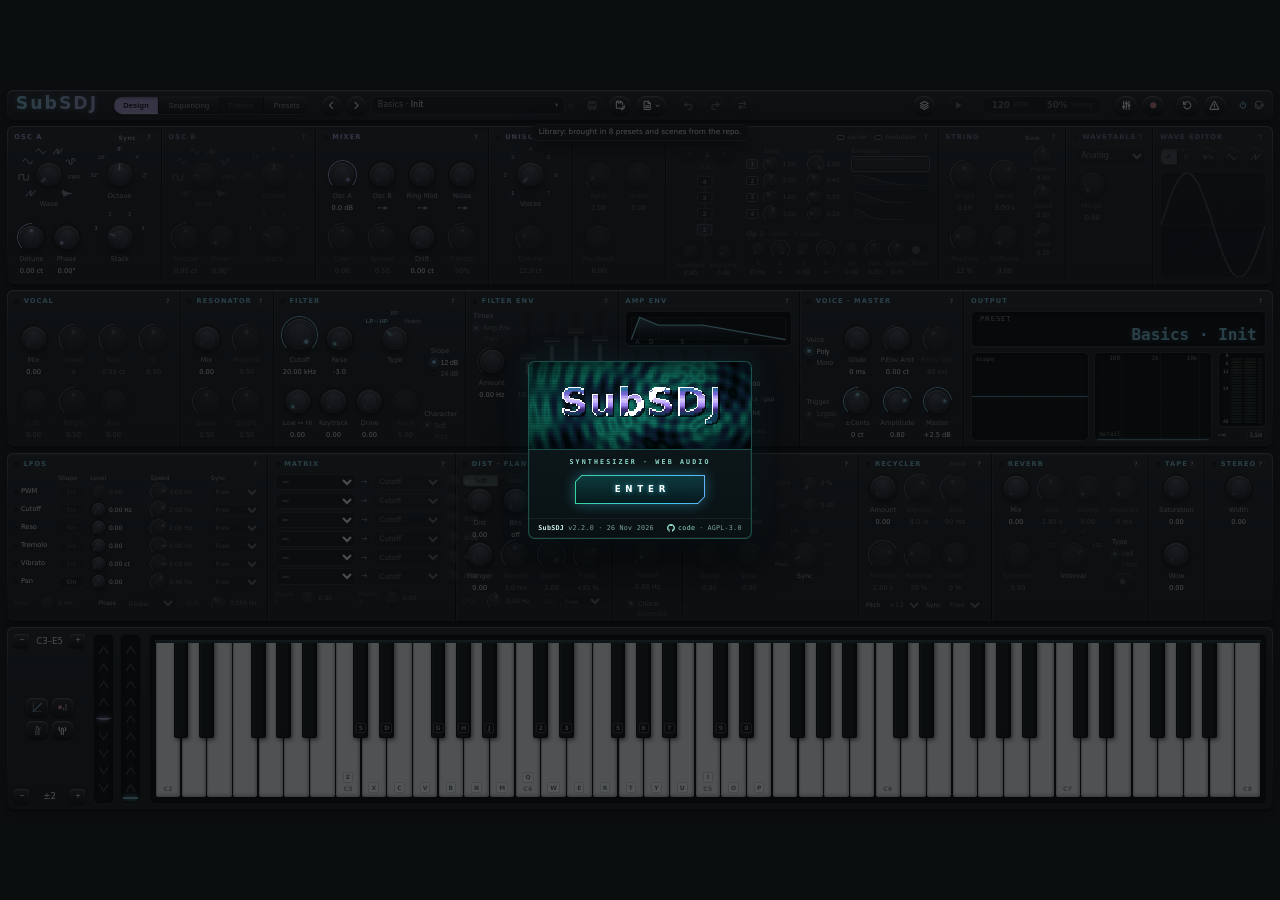
<file: index.html>
<!DOCTYPE html>
<html lang="en">
<head>
<meta charset="UTF-8">
<meta name="viewport" content="width=device-width, initial-scale=1.0">
<title>SubSDJ</title>
<!-- Card shown when the link is shared (Open Graph: Facebook, LinkedIn, WhatsApp…; twitter:card for X).
     The image goes with an ABSOLUTE URL (the networks don't resolve relative paths); the selftest's
     «social card» check makes sure the file exists and measures what width/height say. -->
<meta name="description" content="A synthesizer in your browser, built with the Web Audio API: subtractive, FM, wavetables, formants, resonators, effects, parts and generative music. Nothing to install.">
<meta property="og:type" content="website">
<meta property="og:site_name" content="SubSDJ">
<meta property="og:locale" content="en_US">
<meta property="og:url" content="https://sfalbacete.github.io/subsdj/">
<meta property="og:title" content="SubSDJ · a synthesizer in your browser">
<meta property="og:description" content="A synthesizer in your browser, built with the Web Audio API: subtractive, FM, wavetables, formants, resonators, effects, parts and generative music. Nothing to install.">
<meta property="og:image" content="https://sfalbacete.github.io/subsdj/docs/img/og.png">
<meta property="og:image:type" content="image/png">
<meta property="og:image:width" content="1200">
<meta property="og:image:height" content="630">
<meta property="og:image:alt" content="The SubSDJ panel: oscillators, filter, envelopes, LFOs, modulation matrix and effects above a keyboard">
<meta name="twitter:card" content="summary_large_image">
<!-- Icon and install: the tab draws icons/icon.svg; manifest.webmanifest makes the page installable as an
     app (Chrome/Edge: «Install SubSDJ» in the address bar → its own window, no tabs or bookmarks bar) and
     lists the PNGs tools/icons.mjs renders from that SVG. No service worker: it would only add offline use,
     and a second cache between an edit and what you hear. All paths relative: Pages serves under /subsdj/. -->
<link rel="icon" href="icons/icon.svg" type="image/svg+xml">
<link rel="apple-touch-icon" href="icons/icon-192.png">
<link rel="manifest" href="manifest.webmanifest">
<link rel="stylesheet" href="css/style.css">
</head>
<body>
<!-- WELCOME WINDOW (ui/splash.js): modal over the dimmed instrument; ENTER (or the Enter key)
     starts the audio. Static here so it is there from the first paint. -->
<div id="splash">
  <div class="sp-card" role="dialog" aria-modal="true" aria-label="SubSDJ">
    <canvas id="splashFx"></canvas>
    <div class="sp-body">
      <div class="sp-sub">synthesizer · web audio</div>
      <div class="sp-session" id="spSession" hidden><b>Unsaved work</b><span id="spSessWhat"></span><span class="sp-when" id="spSessWhen"></span></div>
      <div class="sp-btn"><button id="spEnter" type="button"><span>ENTER</span></button></div>
      <button class="sp-fresh" id="spFresh" type="button" hidden title="Leave the unsaved work behind and start on Init, the blank page">start from Init</button>
      <button class="sp-fresh" id="spInstall" data-install type="button" hidden title="Install SubSDJ as an app: a window of its own, without tabs or bookmarks bar, and a shortcut to open it. It stays the same page, always the latest version">install as an app</button>
    </div>
    <div class="sp-foot"><span><b>SubSDJ</b> <span id="spVer"></span> · <span id="spDate"></span></span><span class="sp-links"><a href="https://github.com/sfalbacete/subsdj" target="_blank" rel="noopener"><svg class="sp-gh" viewBox="0 0 16 16" aria-hidden="true"><path fill="currentColor" d="M8 0C3.58 0 0 3.58 0 8c0 3.54 2.29 6.53 5.47 7.59.4.07.55-.17.55-.38 0-.19-.01-.82-.01-1.49-2.01.37-2.53-.49-2.69-.94-.09-.23-.48-.94-.82-1.13-.28-.15-.68-.52-.01-.53.63-.01 1.08.58 1.23.82.72 1.21 1.87.87 2.33.66.07-.52.28-.87.51-1.07-1.78-.2-3.64-.89-3.64-3.95 0-.87.31-1.59.82-2.15-.08-.2-.36-1.02.08-2.12 0 0 .67-.21 2.2.82.64-.18 1.32-.27 2-.27.68 0 1.36.09 2 .27 1.53-1.04 2.2-.82 2.2-.82.44 1.1.16 1.92.08 2.12.51.56.82 1.27.82 2.15 0 3.07-1.87 3.75-3.65 3.95.29.25.54.73.54 1.48 0 1.07-.01 1.93-.01 2.2 0 .21.15.46.55.38A8.013 8.013 0 0016 8c0-4.42-3.58-8-8-8z"/></svg>code</a><span>·</span><span>AGPL-3.0</span></span></div>
  </div>
</div>
<!-- A QUESTION (ui/confirm.js): before a gesture that throws work away with no undo -->
<div id="confirm" hidden>
  <div class="cf-card" role="alertdialog" aria-modal="true" aria-labelledby="cfTitle" aria-describedby="cfText">
    <div class="cf-title" id="cfTitle"></div>
    <div class="cf-text" id="cfText"></div>
    <div class="cf-btns"></div>
  </div>
</div>
<!-- THE INSTRUMENT (ui/frame.js): a 1920 × 1000 px object that is scaled
     as a whole to fit the window; nothing reflows, every module ALWAYS has
     the same place (a window of another shape stretches the keyboard in height
     or the .grow sections in width, up to 2100 × 1100). Header + body (one screen per tab, each with
     its fixed panel) + keyboard.
     PANELS: bands (.band) of sections (.panel) separated by a screen-printed
     line; the bands follow the signal from left to right and from top
     to bottom. The explanations live in <div class="help"> (tooltip of the h2's «?»,
     ui/help.js): they are the manual, they never take up surface.
     CONTROLS: .knob (large .big / small inside .ks), rotary selector
     (.seg.rot, ui/rotary.js), switch with LED (.seg.tog), vertical fader
     (.slider.fader, ui/sliders.js). The first two are the <button>s of an
     ordinary .seg with another face: bindSeg and the registry don't change.
     SHARED: Output, Delay, Reverb and Tape are in Design and in
     Sequencing; they carry data-slot and ui/screens.js MOVES them into the slot
     (data-slot-host) of the screen being shown. -->
<div id="inst">
<!-- HEADER: groups with air between them (brand · screens · preset · clock · tools ·
     parts · reset/panic · status). The buttons are ICONS (inline SVG, currentColor,
     16 px: they take the theme's color) with a fast tooltip of their own (ui/tips.js
     moves their title to data-tip); aria-label names them. The clock (ui/clock.js)
     holds the two GLOBAL timing settings, BPM and swing. -->
<header>
  <div class="brand">
    <h1 id="aboutBtn" title="About SubSDJ: version, date, code and license">SubSDJ</h1>
  </div>
  <nav class="seg" id="screenTabs" title="Screens: each one is a fixed panel with the modules for its job">
    <button data-screen="design" title="Sound design: oscillators, filter, envelopes, modulation and effects">Design</button>
    <button data-screen="sequencing" title="Sequencing: arpeggiator, sequencers, parts, harmony, players and arrangement">Sequencing</button>
    <button data-screen="pattern" data-needs="parts" title="Pattern: the loop of your own notes that a part's player repeats — record it, fix it, write it" data-off-title="Pattern needs «Parts» on (the layers icon on the right): a pattern is the loop that a part's player repeats">Pattern</button>
    <button data-screen="presets" title="Presets: the whole bank at a glance">Presets</button>
  </nav>
  <div id="presetBar">
    <span class="hgrp" id="presetNav">
    <button class="btn hico" id="prevBtn" title="Previous preset" aria-label="Previous preset"><svg viewBox="0 0 16 16" aria-hidden="true"><path d="M9.8 3.5L5.3 8l4.5 4.5"/></svg></button>
    <button class="btn hico" id="nextBtn" title="Next preset" aria-label="Next preset"><svg viewBox="0 0 16 16" aria-hidden="true"><path d="M6.2 3.5l4.5 4.5-4.5 4.5"/></svg></button>
    <span class="menuWrap" id="presetPickWrap">
      <button class="pick" id="presetPick" type="button" aria-haspopup="dialog" aria-expanded="false"><span id="presetPickName">—</span></button>
      <div class="ppop" id="presetPop" role="dialog" aria-label="Choose a preset" hidden>
        <div class="pp-top"><span class="srch"><input type="text" id="ppSearch" placeholder="search presets…" autocomplete="off" spellcheck="false" maxlength="40"><button type="button" class="srch-x" title="Clear the search" tabindex="-1">×</button></span><span class="pp-count" id="ppCount"></span></div>
        <div class="pp-main"><div class="pp-cats" id="ppCats"></div><div class="pp-list" id="ppList"></div></div>
        <div class="pp-foot"><span class="pp-keys">click or ↑ ↓ to audition · Enter picks · Esc closes</span><button class="btn" id="ppAll" type="button" title="The Presets screen: the whole library (sections, scenes, ★, rename, move), with your search">Browse all →</button></div>
      </div>
    </span>
    <span id="modDot" title="Modified: what you hear is no longer the saved preset (put it back as it was and the dot goes out)">●</span>
    </span>
    <span class="hgrp">
    <button class="btn hico" id="saveBtn" title="Nothing to save: load a preset and change something" aria-label="Save" disabled><svg viewBox="0 0 16 16" aria-hidden="true"><path d="M2.5 3.5a1 1 0 0 1 1-1h7.3l2.7 2.7v7.3a1 1 0 0 1-1 1h-9a1 1 0 0 1-1-1z"/><path d="M5.2 2.5v3h4.6v-3"/><path d="M5 13.5v-3.6h6v3.6"/></svg></button>
    <!-- Save as: the name lives in a popover (Enter saves, Esc or a click outside closes it) -->
    <span class="menuWrap" id="saveAsWrap">
      <button class="btn hico" id="saveAsBtn" title="Save as: a NEW preset in «★ Mine», with the name you give it (Ctrl+Shift+S)" aria-label="Save as" aria-haspopup="dialog"><svg viewBox="0 0 16 16" aria-hidden="true"><path d="M8.6 12.5H2.8a.8.8 0 0 1-.8-.8V2.8a.8.8 0 0 1 .8-.8h6l2.5 2.5v2.7"/><path d="M4.4 2v2.6h3.8V2"/><path d="M9.6 14.6l.4-1.9 3.9-3.9a1.06 1.06 0 0 1 1.5 1.5l-3.9 3.9z"/></svg></button>
      <div class="pop" id="saveAsPop" role="dialog" aria-label="Save as a new preset" hidden>
        <input id="presetName" type="text" placeholder="name…" maxlength="24" aria-label="Name of the new preset" autocomplete="off" spellcheck="false">
        <span class="pop-where">in <span class="star">★</span> Mine</span>
        <button class="btn" id="saveAsGo" type="button">Save</button>
      </div>
    </span>
    <span class="menuWrap">
      <button class="btn hico" id="fileBtn" title="File: delete, export, import, theme, SFZ, about" aria-label="File menu" aria-haspopup="menu"><svg viewBox="0 0 16 16" aria-hidden="true"><path d="M4 1.8h5.3l3.2 3.2v8.4a.8.8 0 0 1-.8.8H4a.8.8 0 0 1-.8-.8V2.6a.8.8 0 0 1 .8-.8z"/><path d="M9.2 1.8v3.3h3.3"/><path d="M5.6 8.6h4.8M5.6 11.1h4.8"/></svg><svg class="caret" viewBox="0 0 8 8" aria-hidden="true"><path d="M1.5 3l2.5 2.5L6.5 3"/></svg></button>
      <div class="menu" id="fileMenu" hidden>
        <div class="menu-row"><span>Theme</span><span class="seg" id="themeSeg" role="group" aria-label="Theme" title="Theme: the instrument's skin (colors and shapes; the window sets the size). Remembered."></span></div>
        <button class="btn" id="delBtn" title="Delete the chosen preset from the library (factory presets come back with ⟲ Restore factory)">Delete preset</button>
        <button class="btn" id="expBtn" title="Download the whole library (sections, presets, scenes, favorites) as JSON">Export library</button>
        <button class="btn" id="impBtn" title="Import a JSON file: a library, a preset bank or a scene; it merges into yours, it never replaces it">Import…</button>
        <button class="btn" id="wipeBtn" title="Start the library again from the factory: a copy of the current one is downloaded first (import it to get anything back)">Wipe library</button>
        <button class="btn" id="unrExpBtn" hidden title="A library this version could not read was kept aside instead of being overwritten: download it as it is (a newer SubSDJ will import it)">Export unreadable copy</button>
        <button class="btn" id="unrDelBtn" hidden title="Forget the library that was kept aside">Discard unreadable copy</button>
        <input type="file" id="impFile" accept="application/json,.json" style="display:none">
        <button class="btn" id="sfzBtn" title="Freeze the current preset as a multisample instrument: a zip with WAV samples + .sfz (Sforzando, Renoise…)">Export SFZ</button>
        <button class="btn" id="installItem" data-install hidden title="Install SubSDJ as an app: a window of its own, without tabs or bookmarks bar, and a shortcut to open it. It stays the same page, always the latest version">Install as an app…</button>
        <button class="btn" id="aboutItem" title="The welcome window: version, date, code and license">About SubSDJ…</button>
      </div>
    </span>
    </span>
    <span class="hgrp" id="editBar">
      <button class="btn hico" id="undoBtn" title="Nothing to undo" aria-label="Undo" disabled><svg viewBox="0 0 16 16" aria-hidden="true"><path d="M5.8 3.6L2.6 6.8l3.2 3.2"/><path d="M2.6 6.8h7a3.6 3.6 0 0 1 0 7.2H7.5"/></svg></button>
      <button class="btn hico" id="redoBtn" title="Nothing to redo" aria-label="Redo" disabled><svg viewBox="0 0 16 16" aria-hidden="true"><path d="M10.2 3.6l3.2 3.2-3.2 3.2"/><path d="M13.4 6.8h-7a3.6 3.6 0 0 0 0 7.2h2.1"/></svg></button>
      <button class="btn hico" id="cmpBtn" title="No changes from the saved preset" aria-label="Compare" disabled><svg viewBox="0 0 16 16" aria-hidden="true"><path d="M2.5 5.2h10.5"/><path d="M10.4 2.6L13 5.2l-2.6 2.6"/><path d="M13.5 10.8H3"/><path d="M5.6 8.2L3 10.8l2.6 2.6"/></svg></button>
    </span>
    <span id="presetMsg"></span>
  </div>
  <span class="sp"></span>
  <span id="partsBar">
    <span class="seg" id="partSel" hidden><button data-p="0" title="Edit part 1">1</button><button data-p="1" title="Edit part 2">2</button><button data-p="2" title="Edit part 3">3</button><button data-p="3" title="Edit part 4">4</button></span>
    <button id="partsBtn" class="btn hico" title="Parts: 4 instruments at once over a shared room (the rack edits the chosen part). Turning them off discards the scene and brings back the sound you had before: it asks first if the scene has unsaved changes" aria-label="Parts"><svg viewBox="0 0 16 16" aria-hidden="true"><path d="M8 2.2l5.8 2.9L8 8 2.2 5.1z"/><path d="M2.2 8.2L8 11.1l5.8-2.9"/><path d="M2.2 11.1L8 14l5.8-2.9"/></svg></button>
  </span>
  <!-- Clock: tempo and swing, GLOBAL (Room keys: with Parts on they belong to every part).
       Drag up / down (Shift = fine) · double-click to type · arrows when focused -->
  <button id="playBtn" class="btn hico" title="Play / Stop: starts and stops the players of the scene (Parts) — the Harmony's progression, each part's musician and its loop, the Arrangement" aria-label="Play"><svg class="i-play" viewBox="0 0 16 16" aria-hidden="true"><path class="f" d="M4.5 3v10l8.5-5z"/></svg><svg class="i-stop" viewBox="0 0 16 16" aria-hidden="true"><rect class="f" x="4" y="4" width="8" height="8" rx="1.2"/></svg></button>
  <div id="clock" role="group" aria-label="Clock: tempo and swing">
    <div class="clk" id="clkBpm" data-lab="Tempo" tabindex="0" role="spinbutton" aria-label="Tempo in BPM" title="Tempo (BPM): drag up or down (Shift = fine), double-click to type. It drives the arpeggiator, the sequencers, the Steps, the synced delay and LFOs and the players"><span class="val"></span><span class="lab">BPM</span></div>
    <div class="clk" id="clkSwing" data-lab="Swing" tabindex="0" role="spinbutton" aria-label="Swing in percent" title="Swing: in each pair of eighths or sixteenths the second one arrives late (50 % straight, 67 % triplet, 75 % dotted); quarters and triplets don't swing. Drag, or double-click to type"><span class="val"></span><span class="lab">Swing</span></div>
  </div>
  <span class="hgrp">
    <button id="midiLearnBtn" class="btn hico" title="MIDI map: bind hardware knobs (CC) to the controls on screen" aria-label="MIDI map"><svg viewBox="0 0 16 16" aria-hidden="true"><path d="M4 2v12M8 2v12M12 2v12"/><rect class="f" x="1.8" y="8.7" width="4.4" height="2.6" rx=".8"/><rect class="f" x="5.8" y="3.9" width="4.4" height="2.6" rx=".8"/><rect class="f" x="9.8" y="6.9" width="4.4" height="2.6" rx=".8"/></svg></button>
    <button id="recBtn" class="btn hico" title="Record: the output to a WAV file" aria-label="Record"><svg class="i-rec" viewBox="0 0 16 16" aria-hidden="true"><circle class="f" cx="8" cy="8" r="4.6"/></svg><svg class="i-stop" viewBox="0 0 16 16" aria-hidden="true"><rect class="f" x="4" y="4" width="8" height="8" rx="1.2"/></svg><span class="rec-t"></span></button>
  </span>
  <span class="hgrp">
    <button id="resetBtn" class="btn hico" title="Reset: back to Init, the blank page the synth starts on (oscillator A alone, filter open, a gentle envelope, no module on) · Ctrl+Z undoes it" aria-label="Reset"><svg viewBox="0 0 16 16" aria-hidden="true"><path d="M2.9 9.6a5.3 5.3 0 1 0 1.3-5.4L2.2 6.2"/><path d="M2.2 2.7v3.5h3.5"/></svg></button>
    <button id="panicBtn" class="btn hico" title="Panic: cuts every note in every part and stops the conductor (Esc)" aria-label="Panic"><svg viewBox="0 0 16 16" aria-hidden="true"><path d="M7.1 2.6a1 1 0 0 1 1.8 0l5.6 10a1 1 0 0 1-.9 1.5H2.4a1 1 0 0 1-.9-1.5z"/><path d="M8 6.4v3.4"/><circle class="f" cx="8" cy="11.9" r=".9"/></svg></button>
  </span>
  <!-- Status in two symbols (ui/status.js sets the class and the tooltip): audio
       (off · waiting for the first gesture · active · error) and MIDI (no
       device · connected). No text: the color tells the state and the
       tooltip explains it. SVG with currentColor: they take the theme's color. -->
  <span id="status">
    <span id="powerInfo" class="st" title="loading audio…"><svg viewBox="0 0 16 16"><path d="M8 2.4v5.4"/><path d="M5.2 4.8a4.6 4.6 0 1 0 5.6 0"/></svg></span>
    <span id="midiInfo" class="st" title="no MIDI device"><svg viewBox="0 0 16 16"><circle cx="8" cy="8" r="6.3"/><circle class="pin" cx="11.5" cy="8" r="1.3"/><circle class="pin" cx="10.47" cy="10.47" r="1.3"/><circle class="pin" cx="8" cy="11.5" r="1.3"/><circle class="pin" cx="5.53" cy="10.47" r="1.3"/><circle class="pin" cx="4.5" cy="8" r="1.3"/></svg></span>
  </span>
</header>

<main id="screens">

<!-- ===================== DESIGN ===================== -->
<div class="screen" data-screen-body="design">

<!-- BAND 1 · SOURCE: the oscillators and their engines (those that don't apply to the chosen wave are dimmed IN PLACE) -->
<div class="band" id="bandSource">
  <div class="panel osc">
    <h2>Osc A<button type="button" class="h2tog" id="syncA" aria-pressed="false" title="Hard sync: A restarts its cycle with every cycle of B. B sets the note (it can sit at level 0: it keeps time without sounding) and A's pitch becomes TIMBRE: sweep «Pitch A» from the matrix (Filter env, LFO, Steps, wheel, macro) for the classic screaming sync lead">Sync</button></h2>
    <div class="hrow rotrow">
      <div class="ctl rotc"><div class="seg rot waves" id="waveA">
        <button data-w="sawtooth" title="Sawtooth"><svg viewBox="0 0 16 12"><polyline points="1,10 8,2 8,10 15,2"/></svg></button>
        <button data-w="square" title="Square (PWM)"><svg viewBox="0 0 16 12"><polyline points="1,10 1,2 8,2 8,10 15,10 15,2"/></svg></button>
        <button data-w="sine" title="Sine"><svg viewBox="0 0 16 12"><path d="M1,6 Q4.5,-2 8,6 T15,6"/></svg></button>
        <button data-w="triangle" title="Triangle"><svg viewBox="0 0 16 12"><polyline points="1,6 4.5,2 11.5,10 15,6"/></svg></button>
        <button data-w="supersaw" title="Supersaw (7 detuned saws)"><svg viewBox="0 0 16 12"><polyline points="1,10 8,2 8,10 15,2"/><polyline points="3,10 10,3.5 10,10 15,6" opacity=".45"/></svg></button>
        <button data-w="wavetable" title="Wavetable (morph)"><svg viewBox="0 0 16 12"><path d="M1,6 Q3.5,0 6,6"/><polyline points="6,6 6,10 10,10 10,2 14,2 14,6"/></svg></button>
        <button data-w="fm4" title="4-operator FM (FM4 module)">FM4</button>
        <button data-w="string" title="Plucked string (Karplus-Strong): the pluck and how it dies away, in the String module"><svg viewBox="0 0 16 12"><polyline points="1,6 2.5,1 4,11 5.5,2.5 7,9.5 8.5,4 10,8 11.5,5 13,7 15,6"/></svg></button>
      </div><div class="lab">Wave</div></div>
      <div class="ctl rotc"><div class="seg rot" id="oscAOct">
        <button data-oct="-2" title="−2 octaves">32'</button><button data-oct="-1" title="−1 octave (sub-oscillator)">16'</button><button data-oct="0" title="Natural octave">8'</button><button data-oct="1" title="+1 octave">4'</button><button data-oct="2" title="+2 octaves">2'</button>
      </div><div class="lab">Octave</div></div>
    </div>
    <div class="hrow rotrow">
      <div class="ctl"><div class="knob" data-knob="detuneA"><div class="ind"></div></div><div class="lab">Detune</div><div class="val"></div></div>
      <div class="ctl"><div class="knob" data-knob="phaseA"><div class="ind"></div></div><div class="lab">Phase</div><div class="val"></div></div>
      <div class="ctl rotc"><div class="seg rot" id="oscAStack">
        <button data-stk="1" title="One octave (no stacking)">1</button><button data-stk="2" title="2 stacked octaves">2</button><button data-stk="3" title="3 stacked octaves">3</button><button data-stk="4" title="4 stacked octaves">4</button>
      </div><div class="lab">Stack</div></div>
    </div>
    <div class="help"><b>Oscillator A.</b> <b>Sync</b> (button in the header): A restarts its cycle every time B starts its own. The note you hear is B's — B can sit at level 0: it keeps time without sounding — and A's pitch stops being a note and becomes TIMBRE: raising it adds harmonics around its frequency, like a resonant filter but rougher. To hear it, move A alone from the matrix (destination «Pitch A» from Filter env, an LFO, Steps, the wheel or a macro): that's the scream of sync leads. Works on saw, square, triangle, sine (without FM) and wavetable; Supersaw, FM4 and String have no sync. Wave: saw · square · sine · triangle · «Supersaw» (7 detuned saws; width with Spread in the Mixer) · «Wavetable» · FM4 (FM4 module) · String (plucked, String module). <b>Octave</b> transposes the oscillator −2..+2 octaves, in organ feet like the Minimoog's RANGE: 8' = the note, 16' = one down (the classic sub-oscillator), 4' = one up; applies per note. <b>Stack</b> stacks 1-4 octaves upwards inside the oscillator. Detune in cents (±50) · Phase = start phase of the cycle. Selector: click a position, or drag / click the knob.</div>
  </div>
  <div class="panel osc">
    <h2>Osc B</h2>
    <div class="hrow rotrow">
      <div class="ctl rotc"><div class="seg rot waves" id="waveB">
        <button data-w="sawtooth" title="Sawtooth"><svg viewBox="0 0 16 12"><polyline points="1,10 8,2 8,10 15,2"/></svg></button>
        <button data-w="square" title="Square (PWM)"><svg viewBox="0 0 16 12"><polyline points="1,10 1,2 8,2 8,10 15,10 15,2"/></svg></button>
        <button data-w="sine" title="Sine"><svg viewBox="0 0 16 12"><path d="M1,6 Q4.5,-2 8,6 T15,6"/></svg></button>
        <button data-w="triangle" title="Triangle"><svg viewBox="0 0 16 12"><polyline points="1,6 4.5,2 11.5,10 15,6"/></svg></button>
        <button data-w="supersaw" title="Supersaw (7 detuned saws)"><svg viewBox="0 0 16 12"><polyline points="1,10 8,2 8,10 15,2"/><polyline points="3,10 10,3.5 10,10 15,6" opacity=".45"/></svg></button>
        <button data-w="wavetable" title="Wavetable (morph)"><svg viewBox="0 0 16 12"><path d="M1,6 Q3.5,0 6,6"/><polyline points="6,6 6,10 10,10 10,2 14,2 14,6"/></svg></button>
        <button data-w="fm4" title="4-operator FM (FM4 module)">FM4</button>
        <button data-w="string" title="Plucked string (Karplus-Strong): the pluck and how it dies away, in the String module"><svg viewBox="0 0 16 12"><polyline points="1,6 2.5,1 4,11 5.5,2.5 7,9.5 8.5,4 10,8 11.5,5 13,7 15,6"/></svg></button>
      </div><div class="lab">Wave</div></div>
      <div class="ctl rotc"><div class="seg rot" id="oscBOct">
        <button data-oct="-2" title="−2 octaves">32'</button><button data-oct="-1" title="−1 octave (sub-oscillator)">16'</button><button data-oct="0" title="Natural octave">8'</button><button data-oct="1" title="+1 octave">4'</button><button data-oct="2" title="+2 octaves">2'</button>
      </div><div class="lab">Octave</div></div>
    </div>
    <div class="hrow rotrow">
      <div class="ctl"><div class="knob" data-knob="detuneB"><div class="ind"></div></div><div class="lab">Detune</div><div class="val"></div></div>
      <div class="ctl"><div class="knob" data-knob="phaseB"><div class="ind"></div></div><div class="lab">Phase</div><div class="val"></div></div>
      <div class="ctl rotc"><div class="seg rot" id="oscBStack">
        <button data-stk="1" title="One octave (no stacking)">1</button><button data-stk="2" title="2 stacked octaves">2</button><button data-stk="3" title="3 stacked octaves">3</button><button data-stk="4" title="4 stacked octaves">4</button>
      </div><div class="lab">Stack</div></div>
    </div>
    <div class="help"><b>Oscillator B.</b> Same as A; its level is in the Mixer (Osc B). Detune them against each other (±cents) for the classic fatness of two oscillators; B at 16' with a sine = the sub-oscillator that anchors the low end.</div>
  </div>
  <div class="panel osc">
    <h2>Mixer</h2>
    <div class="g" style="--c:4">
      <div class="ctl"><div class="knob" data-knob="levelA"><div class="ind"></div></div><div class="lab">Osc A</div><div class="val"></div></div>
      <div class="ctl"><div class="knob" data-knob="levelB"><div class="ind"></div></div><div class="lab">Osc B</div><div class="val"></div></div>
      <div class="ctl"><div class="knob" data-knob="ring"><div class="ind"></div></div><div class="lab">Ring Mod</div><div class="val"></div></div>
      <div class="ctl"><div class="knob" data-knob="noise"><div class="ind"></div></div><div class="lab">Noise</div><div class="val"></div></div>
      <div class="ctl"><div class="knob" data-knob="noiseColor"><div class="ind"></div></div><div class="lab">Color</div><div class="val"></div></div>
      <div class="ctl"><div class="knob" data-knob="spread"><div class="ind"></div></div><div class="lab">Spread</div><div class="val"></div></div>
      <div class="ctl"><div class="knob" data-knob="drift"><div class="ind"></div></div><div class="lab">Drift</div><div class="val"></div></div>
      <div class="ctl"><div class="knob" data-knob="pulseWidth"><div class="ind"></div></div><div class="lab">P.Width</div><div class="val"></div></div>
    </div>
    <div class="help"><b>Mixer and character.</b> A mixer like the Minimoog's: <b>Osc A</b>, <b>Osc B</b>, <b>Ring Mod</b> (A×B, metallic) and <b>Noise</b> each have their own level and are summed before the filter; raising one doesn't lower the others. A and B at full sound +3 dB louder than one alone when detuned (+6 dB in phase), and with Drive on the filter the sum saturates harder: the old trick of opening up the Minimoog's mixer · Noise Color: − dark · 0 white · + «air» · Spread = width of the «Supersaw» · Drift = slow analog drift, independent per oscillator (cents) · <b>P.Width</b> = pulse width of oscillators on «Square» (50 % = pure square); its LFO (the classic string PWM) is the PWM row in the LFO bank.</div>
  </div>
  <div class="panel osc">
    <h2>Unison</h2>
    <div class="vcol">
      <div class="ctl rotc"><div class="seg rot" id="uniVoicesSel">
        <button data-uv="1">1</button><button data-uv="2">2</button><button data-uv="3">3</button><button data-uv="4">4</button><button data-uv="5">5</button><button data-uv="6">6</button><button data-uv="7">7</button>
      </div><div class="lab">Voices</div></div>
      <div class="ctl"><div class="knob" data-knob="uniDetune"><div class="ind"></div></div><div class="lab">Detune</div><div class="val"></div></div>
    </div>
    <div class="help"><b>Unison.</b> N detuned copies of EACH oscillator (±Detune cents at the extremes), level 1/√N. Works with any wave; «Supersaw» is already unison and ignores it.</div>
  </div>
  <div class="panel osc">
    <h2>FM</h2>
    <div class="g" style="--c:2">
      <div class="ctl"><div class="knob" data-knob="fmRatio"><div class="ind"></div></div><div class="lab">Ratio</div><div class="val"></div></div>
      <div class="ctl"><div class="knob" data-knob="fmIndex"><div class="ind"></div></div><div class="lab">Index</div><div class="val"></div></div>
      <div class="ctl"><div class="knob" data-knob="fmFb"><div class="ind"></div></div><div class="lab">Feedback</div><div class="val"></div></div>
    </div>
    <div class="help"><b>2-operator FM (sine).</b> It only bites on oscillators set to «Sine» — the module dims if there is none. Integer ratio = harmonic (brass, e-piano); non-integer = bell. Index = amount of modulation; in the matrix it is the «FM index» destination (env→FM = DX pluck and bell, velocity→FM = the DX7's touch). Feedback = the modulator feeds back into itself (the DX7's op 6): its sine turns into a saw and, at full, into noise (FM hats). Feedback also drives op 4 of the FM4 module.</div>
  </div>
  <div class="panel osc" id="fm4Panel">
    <h2>FM4<span class="f4-leg" title="Carrier: an operator you hear — it goes to the output (the bottom row of the graph). Modulator: an operator you don't hear — it bends the phase of the one below it, which is what adds the harmonics. The same operator changes role with the algorithm"><i class="car"></i><span>carrier</span><i class="mod"></i><span>modulator</span></span></h2>
    <div class="f4">
      <div class="f4-alg" id="fm4AlgBox">
        <div class="f4-algsel">
          <div class="stepper f4-step"><button type="button" id="fm4AlgPrev" title="Previous algorithm" aria-label="Previous algorithm">‹</button><button type="button" class="num" id="fm4AlgNum" aria-haspopup="dialog" title="Algorithm: click to see the eight">1</button><button type="button" id="fm4AlgNext" title="Next algorithm" aria-label="Next algorithm">›</button></div>
          <span class="f4-algname" id="fm4AlgName">Stack</span>
        </div>
        <div class="f4-graph" id="fm4Graph"></div>
        <div class="f4-glob">
          <div class="ctl f4sk" data-lab="Feedback"><div class="knob" data-knob="fm4Fb"><div class="ind"></div></div><div class="lab">Feedback</div><div class="val"></div></div>
          <div class="ctl f4sk" data-lab="Key time"><div class="knob" data-knob="fm4Kt"><div class="ind"></div></div><div class="lab">Key time</div><div class="val"></div></div>
        </div>
        <div class="pop f4-pick" id="fm4AlgPop" role="dialog" aria-label="Algorithms" hidden>
          <div class="seg f4-algs" id="fm4AlgSel">
            <button type="button" data-alg="0" data-cap="4→3→2→1" data-name="Stack" title="Stack: 4→3→2→1 (brass; feedback is on 4)">1</button>
            <button type="button" data-alg="1" data-cap="2→1 · 4→3" data-name="Two pairs" title="Two independent pairs: 2→1 and 4→3 (e-piano)">2</button>
            <button type="button" data-alg="2" data-cap="2·3·4→1" data-name="Three into one" title="Three parallel modulators on the carrier (dense bells)">3</button>
            <button type="button" data-alg="3" data-cap="2·3→1 · 4→3" data-name="Y" title="Y: 2 and 3 modulate 1; 4 modulates 3">4</button>
            <button type="button" data-alg="4" data-cap="4→1·2·3" data-name="One for three" title="One modulator for three carriers (organ, choir)">5</button>
            <button type="button" data-alg="5" data-cap="3→2→1 + 4" data-name="Stack + sine" title="Stack of three + carrier 4 alone (a bed of sine)">6</button>
            <button type="button" data-alg="6" data-cap="2→1 + 3 + 4" data-name="Pair + two" title="Pair 2→1 + two pure carriers">7</button>
            <button type="button" data-alg="7" data-cap="1+2+3+4" data-name="Additive" title="Additive: all four sound; with feedback, 4 turns into a saw">8</button>
          </div>
        </div>
      </div>
      <div class="f4-right">
        <div class="f4-ops" id="fm4Ops">
        <span></span><span class="th">Ratio</span><span class="th">Level</span><span class="th">Envelope</span>
        <button type="button" class="f4-box" data-op="1" title="Op 1: click to edit its envelope, key scaling and tuning below">1</button>
        <div class="f4-rat" data-op="1"><div class="ctl ks" data-lab="Op 1 · ratio"><div class="knob" data-knob="fm4R1"><div class="ind"></div></div><div class="val"></div></div><div class="ctl ks f4-hz" data-lab="Op 1 · Hz"><div class="knob" data-knob="fm4Hz1"><div class="ind"></div></div><div class="val"></div></div></div>
        <div class="ctl ks" data-lab="Op 1 · level"><div class="knob" data-knob="fm4L1"><div class="ind"></div></div><div class="val"></div></div>
        <button type="button" class="f4-env" data-op="1" aria-label="Op 1: its envelope (click to edit it)"></button>
        <button type="button" class="f4-box" data-op="2" title="Op 2: click to edit its envelope, key scaling and tuning below">2</button>
        <div class="f4-rat" data-op="2"><div class="ctl ks" data-lab="Op 2 · ratio"><div class="knob" data-knob="fm4R2"><div class="ind"></div></div><div class="val"></div></div><div class="ctl ks f4-hz" data-lab="Op 2 · Hz"><div class="knob" data-knob="fm4Hz2"><div class="ind"></div></div><div class="val"></div></div></div>
        <div class="ctl ks" data-lab="Op 2 · level"><div class="knob" data-knob="fm4L2"><div class="ind"></div></div><div class="val"></div></div>
        <button type="button" class="f4-env" data-op="2" aria-label="Op 2: its envelope (click to edit it)"></button>
        <button type="button" class="f4-box" data-op="3" title="Op 3: click to edit its envelope, key scaling and tuning below">3</button>
        <div class="f4-rat" data-op="3"><div class="ctl ks" data-lab="Op 3 · ratio"><div class="knob" data-knob="fm4R3"><div class="ind"></div></div><div class="val"></div></div><div class="ctl ks f4-hz" data-lab="Op 3 · Hz"><div class="knob" data-knob="fm4Hz3"><div class="ind"></div></div><div class="val"></div></div></div>
        <div class="ctl ks" data-lab="Op 3 · level"><div class="knob" data-knob="fm4L3"><div class="ind"></div></div><div class="val"></div></div>
        <button type="button" class="f4-env" data-op="3" aria-label="Op 3: its envelope (click to edit it)"></button>
        <button type="button" class="f4-box" data-op="4" title="Op 4: click to edit its envelope, key scaling and tuning below">4</button>
        <div class="f4-rat" data-op="4"><div class="ctl ks" data-lab="Op 4 · ratio"><div class="knob" data-knob="fm4R4"><div class="ind"></div></div><div class="val"></div></div><div class="ctl ks f4-hz" data-lab="Op 4 · Hz"><div class="knob" data-knob="fm4Hz4"><div class="ind"></div></div><div class="val"></div></div></div>
        <div class="ctl ks" data-lab="Op 4 · level"><div class="knob" data-knob="fm4L4"><div class="ind"></div></div><div class="val"></div></div>
        <button type="button" class="f4-env" data-op="4" aria-label="Op 4: its envelope (click to edit it)"></button>
        </div>
        <div class="f4-det">
          <div class="f4-dethead"><span class="f4-detop" id="fm4DetOp">Op 1</span><span class="f4-detrole" id="fm4DetRole"></span></div>
        <div class="f4-detrow" data-op="1">
          <div class="ctl f4sk" data-lab="Op 1 · attack"><div class="knob" data-knob="fm4A1"><div class="ind"></div></div><div class="lab">A</div><div class="val"></div></div>
          <div class="ctl f4sk" data-lab="Op 1 · decay"><div class="knob" data-knob="fm4D1"><div class="ind"></div></div><div class="lab">D</div><div class="val"></div></div>
          <div class="ctl f4sk" data-lab="Op 1 · sustain"><div class="knob" data-knob="fm4S1"><div class="ind"></div></div><div class="lab">S</div><div class="val"></div></div>
          <div class="ctl f4sk" data-lab="Op 1 · release"><div class="knob" data-knob="fm4Rel1"><div class="ind"></div></div><div class="lab">R</div><div class="val"></div></div>
          <span class="f4-sep"></span>
          <div class="ctl f4sk" data-lab="Op 1 · vel"><div class="knob" data-knob="fm4V1"><div class="ind"></div></div><div class="lab">Vel</div><div class="val"></div></div>
          <div class="ctl f4sk" data-lab="Op 1 · key"><div class="knob" data-knob="fm4K1"><div class="ind"></div></div><div class="lab">Key</div><div class="val"></div></div>
          <div class="ctl f4sk" data-lab="Op 1 · detune"><div class="knob" data-knob="fm4Det1"><div class="ind"></div></div><div class="lab">Detune</div><div class="val"></div></div>
          <div class="swc f4-fix" id="fm4Fix1Ctl" title="Fixed: the operator stops following the key and sounds at its own Hz (the knob next to its level): a partial that is the same on every note — the metal of a bell, a drum's ring"><div class="seg sw" id="fm4Fix1Sel"><button data-fix="off">Off</button><button data-fix="on">On</button></div><span class="lab">Fixed</span></div>
        </div>
        <div class="f4-detrow" data-op="2" hidden>
          <div class="ctl f4sk" data-lab="Op 2 · attack"><div class="knob" data-knob="fm4A2"><div class="ind"></div></div><div class="lab">A</div><div class="val"></div></div>
          <div class="ctl f4sk" data-lab="Op 2 · decay"><div class="knob" data-knob="fm4D2"><div class="ind"></div></div><div class="lab">D</div><div class="val"></div></div>
          <div class="ctl f4sk" data-lab="Op 2 · sustain"><div class="knob" data-knob="fm4S2"><div class="ind"></div></div><div class="lab">S</div><div class="val"></div></div>
          <div class="ctl f4sk" data-lab="Op 2 · release"><div class="knob" data-knob="fm4Rel2"><div class="ind"></div></div><div class="lab">R</div><div class="val"></div></div>
          <span class="f4-sep"></span>
          <div class="ctl f4sk" data-lab="Op 2 · vel"><div class="knob" data-knob="fm4V2"><div class="ind"></div></div><div class="lab">Vel</div><div class="val"></div></div>
          <div class="ctl f4sk" data-lab="Op 2 · key"><div class="knob" data-knob="fm4K2"><div class="ind"></div></div><div class="lab">Key</div><div class="val"></div></div>
          <div class="ctl f4sk" data-lab="Op 2 · detune"><div class="knob" data-knob="fm4Det2"><div class="ind"></div></div><div class="lab">Detune</div><div class="val"></div></div>
          <div class="swc f4-fix" id="fm4Fix2Ctl" title="Fixed: the operator stops following the key and sounds at its own Hz (the knob next to its level): a partial that is the same on every note — the metal of a bell, a drum's ring"><div class="seg sw" id="fm4Fix2Sel"><button data-fix="off">Off</button><button data-fix="on">On</button></div><span class="lab">Fixed</span></div>
        </div>
        <div class="f4-detrow" data-op="3" hidden>
          <div class="ctl f4sk" data-lab="Op 3 · attack"><div class="knob" data-knob="fm4A3"><div class="ind"></div></div><div class="lab">A</div><div class="val"></div></div>
          <div class="ctl f4sk" data-lab="Op 3 · decay"><div class="knob" data-knob="fm4D3"><div class="ind"></div></div><div class="lab">D</div><div class="val"></div></div>
          <div class="ctl f4sk" data-lab="Op 3 · sustain"><div class="knob" data-knob="fm4S3"><div class="ind"></div></div><div class="lab">S</div><div class="val"></div></div>
          <div class="ctl f4sk" data-lab="Op 3 · release"><div class="knob" data-knob="fm4Rel3"><div class="ind"></div></div><div class="lab">R</div><div class="val"></div></div>
          <span class="f4-sep"></span>
          <div class="ctl f4sk" data-lab="Op 3 · vel"><div class="knob" data-knob="fm4V3"><div class="ind"></div></div><div class="lab">Vel</div><div class="val"></div></div>
          <div class="ctl f4sk" data-lab="Op 3 · key"><div class="knob" data-knob="fm4K3"><div class="ind"></div></div><div class="lab">Key</div><div class="val"></div></div>
          <div class="ctl f4sk" data-lab="Op 3 · detune"><div class="knob" data-knob="fm4Det3"><div class="ind"></div></div><div class="lab">Detune</div><div class="val"></div></div>
          <div class="swc f4-fix" id="fm4Fix3Ctl" title="Fixed: the operator stops following the key and sounds at its own Hz (the knob next to its level): a partial that is the same on every note — the metal of a bell, a drum's ring"><div class="seg sw" id="fm4Fix3Sel"><button data-fix="off">Off</button><button data-fix="on">On</button></div><span class="lab">Fixed</span></div>
        </div>
        <div class="f4-detrow" data-op="4" hidden>
          <div class="ctl f4sk" data-lab="Op 4 · attack"><div class="knob" data-knob="fm4A4"><div class="ind"></div></div><div class="lab">A</div><div class="val"></div></div>
          <div class="ctl f4sk" data-lab="Op 4 · decay"><div class="knob" data-knob="fm4D4"><div class="ind"></div></div><div class="lab">D</div><div class="val"></div></div>
          <div class="ctl f4sk" data-lab="Op 4 · sustain"><div class="knob" data-knob="fm4S4"><div class="ind"></div></div><div class="lab">S</div><div class="val"></div></div>
          <div class="ctl f4sk" data-lab="Op 4 · release"><div class="knob" data-knob="fm4Rel4"><div class="ind"></div></div><div class="lab">R</div><div class="val"></div></div>
          <span class="f4-sep"></span>
          <div class="ctl f4sk" data-lab="Op 4 · vel"><div class="knob" data-knob="fm4V4"><div class="ind"></div></div><div class="lab">Vel</div><div class="val"></div></div>
          <div class="ctl f4sk" data-lab="Op 4 · key"><div class="knob" data-knob="fm4K4"><div class="ind"></div></div><div class="lab">Key</div><div class="val"></div></div>
          <div class="ctl f4sk" data-lab="Op 4 · detune"><div class="knob" data-knob="fm4Det4"><div class="ind"></div></div><div class="lab">Detune</div><div class="val"></div></div>
          <div class="swc f4-fix" id="fm4Fix4Ctl" title="Fixed: the operator stops following the key and sounds at its own Hz (the knob next to its level): a partial that is the same on every note — the metal of a bell, a drum's ring"><div class="seg sw" id="fm4Fix4Sel"><button data-fix="off">Off</button><button data-fix="on">On</button></div><span class="lab">Fixed</span></div>
        </div>
        </div>
      </div>
    </div>
    <div class="help"><b>4-operator FM</b> («FM4» wave on Osc A/B; the module dims if neither uses it). An <b>algorithm</b> is a graph of who modulates whom, drawn the Yamaha way: the <b>carriers</b> (what you hear) at the bottom, on the output line; each <b>modulator</b> above the operator it modulates, joined by its wire; the loop over op 4 is its <b>Feedback</b> (its sine turns into a saw, at full into noise). ‹ › step through the eight; the number shows them all at once.<br>Each operator, in its row: <b>Ratio</b> = multiple of the note (integer = harmonic, non-integer = bell; with Fixed on, its own <b>Hz</b> instead), <b>Level</b> = how much it modulates (or how loud it is, if it is a carrier) and its <b>envelope</b> as it runs: a note held 1.5 s and released (the dotted line). Click a row or a box of the graph to edit that operator below:<br><b>A D S R</b>: attack, decay (exponential; ∞ = it stays), sustain (the level it decays to) and release after the key (∞ = it ignores the key and carries on: the Amp Env ends the note). The DX7 recipe: a modulator with a short decay = a bright attack that fades; a modulator with a slow attack = brightness that grows (brass). · <b>Vel</b>: velocity sensitivity — the level is multiplied by 1 − vel + vel·velocity; on a carrier that is volume, on a modulator the modulation index, so playing harder opens up harmonics. · <b>Key</b>: level scaling around C4, 6 dB per octave at full: − takes level away up the keyboard (a modulator: bright bass, mellow treble), + down. · <b>Detune</b>: cents against the others (two carriers a few cents apart = the DX chorus). · <b>Fixed</b>: it stops following the key.<br><b>Key time</b> (for the four): the envelopes get shorter above C4 and longer below it — at full, half as long per octave: the treble of a piano dies sooner than its bass.</div>
  </div>
  <div class="panel osc">
    <h2>String<button type="button" class="h2tog" id="excModeBtn" aria-pressed="false" title="Exciter: how the loop is set in motion — click to cycle. Off = the pick (every note is a pluck). bow = a bow keeps feeding energy while the key is held, through the string's own motion. breath = the loop is a pipe blown by a jet: little breath is air, enough is the note, a lot overblows to the octave. Pressure, Speed/Jet and Noise/Air below; «Bow pressure» / «Bow speed» as Matrix destinations (aftertouch, wheel, expression, an LFO). The bow or the breath lands over the Amp Env's attack and stops over its release.">Bow</button></h2>
    <div class="hrow" style="align-items:flex-start;gap:6px">
    <div class="g" style="--c:2">
      <div class="ctl"><div class="knob" data-knob="strBright"><div class="ind"></div></div><div class="lab">Bright</div><div class="val"></div></div>
      <div class="ctl"><div class="knob" data-knob="strDecay"><div class="ind"></div></div><div class="lab">Decay</div><div class="val"></div></div>
      <div class="ctl"><div class="knob" data-knob="strPos"><div class="ind"></div></div><div class="lab">Position</div><div class="val"></div></div>
      <div class="ctl"><div class="knob" data-knob="strStiff"><div class="ind"></div></div><div class="lab">Stiffness</div><div class="val"></div></div>
    </div>
    <div class="km-col">
      <div class="ctl km"><div class="knob" data-knob="excPress" title="Bow pressure: light, the bow lets go easily (thin, the upper partials); around 0.7 hollow; heavy, the fundamental takes over (dark, fat)"><div class="ind"></div></div><div class="lab">Pressure</div><div class="val"></div></div>
      <div class="ctl km"><div class="knob" data-knob="excSpeed" title="Bow speed = the level of the bowed note (the key velocity scales it)"><div class="ind"></div></div><div class="lab">Speed</div><div class="val"></div></div>
      <div class="ctl km"><div class="knob" data-knob="excNoise" title="Scratch: slow noise on the bow speed, the grain of the hair"><div class="ind"></div></div><div class="lab">Noise</div><div class="val"></div></div>
    </div>
    </div>
    <div class="help"><b>String</b> (for oscillators set to «String»; dims if none uses it) — a real plucked string, by Karplus-Strong: a delay loop one period of the note long with a burst of noise running around it (the pluck); each lap loses a little treble, so the brightness of the attack fades and a round tone remains that dies away slowly, each harmonic at its own pace. Every note is a new pluck; with Mono legato the string keeps ringing and slides with Glide. Velocity is the STRENGTH of the pluck: softer is darker. <b>Bright</b>: how long the treble lasts against the fundamental (low, muted like nylon; high, metallic: the 8th harmonic lasts almost as long as the fundamental). <b>Decay</b>: how long the fundamental takes to fall 60 dB at C4 (higher notes, less, as on a real string); for the note to die away on its own, set the Amp Env to sustain 1 and a long release. <b>Position</b>: where it is plucked — near the bridge (a few %), thin and metallic; in the middle (50 %), round and hollow (no even harmonics). <b>Stiffness</b>: stretches the harmonics upwards like a thick, tense string — halfway, a piano; at full, a bell. Unison = several slightly detuned strings (twelve-string); Stack = strings in octaves. <b>bow</b> (the button in the title): instead of the pick, a bow keeps feeding energy while the key is held, through the string's own motion — the hair sticks to the string, drags it and lets it slip once per round trip, so the tone locks to the note and lives as long as you hold it. <b>Pressure</b>: how long the hair holds the string each period — light, it lets go easily (thin, the upper partials); around 0.7 the stick and the slip even out (hollow); heavy, it holds most of the period and the fundamental takes over (dark, fat, a hair of grit at the top). <b>Speed</b>: the bow velocity = the level (velocity scales it). <b>Noise</b>: the grain of the hair. The bow lands over the Amp Env's attack (0 = a bite, 0.3 s = a swell) and comes off over its release, and the string rings on by Decay. In the Matrix, aftertouch → <b>Bow pressure</b> is the bowed note that swells and bites, expression → <b>Bow speed</b> the dynamics; Position is the bow point (near the bridge, nasal; in the middle, soft). <b>breath</b> (the third click): the loop becomes a pipe open at both ends, blown by a jet that hits an edge: <b>Breath</b> is the pressure — little, only air; enough, the note; a lot, the jet saturates and lines up with the second mode: the octave, the overblow (put aftertouch on «Bow pressure» and press to overblow); <b>Jet</b> is the jet's length against the bore, which register it favours; <b>Air</b> the noise in the breath. Decay is how long the pipe rings once the air stops (short: a flute; long: a tube). Bright and Stiffness still shape the loop; Position does nothing on a pipe.</div>
  </div>
  <div class="panel osc">
    <h2>Wavetable</h2>
    <select id="wtSetSel"></select>
    <div class="hrow" style="margin-top:8px">
      <div class="ctl"><div class="knob" data-knob="wtPos"><div class="ind"></div></div><div class="lab">Morph</div><div class="val"></div></div>
    </div>
    <div class="help"><b>Wavetable</b> (for oscillators set to «Wavetable»; dims if none uses it). Morph sweeps through the frames of the table — band-limited per octave: no aliasing up high. It is also the <b>«Wavetable»</b> destination in the matrix (env→wt, S&amp;H→wt…). The «user» table is drawn in the Wave Editor, next door.</div>
  </div>
  <div class="panel osc grow">
    <h2>Wave Editor</h2>
    <div class="row we-bar" style="align-items:center;gap:4px">
      <div class="seg" id="weFrameSel" style="width:54px">
        <button data-wf="0">A</button>
        <button data-wf="1">B</button>
      </div>
      <button class="btn ico" id="weSmooth" title="Smooth: attenuates the high harmonics in the spectrum and resynthesizes (smooths the timbre, not just the line)"><svg viewBox="0 0 16 12"><polyline points="1,6.5 2.2,2.5 3.4,9.5 4.6,3 5.8,9 7,5.5" opacity=".5"/><path d="M7,5.5 Q9.5,1 12,6 T15,6"/></svg></button>
      <button class="btn ico" id="weSine" title="Sine: fills this frame with one cycle of a sine"><svg viewBox="0 0 16 12"><path d="M1,6 Q4.5,-2 8,6 T15,6"/></svg></button>
      <button class="btn ico" id="weSaw" title="Saw: fills this frame with a ramp"><svg viewBox="0 0 16 12"><polyline points="1,10 8,2 8,10 15,2"/></svg></button>
    </div>
    <canvas id="weCanvas"></canvas>
    <div class="help"><b>Wave Editor.</b> Draw one cycle freehand (the grey line is the other frame). It is stored as the <b>«user»</b> table: pick it in «Wavetable» and Morph sweeps A→B. The «zigzag → wave» button (Smooth) trims high harmonics IN THE SPECTRUM (it smooths the timbre, not just the line). Presets saved with the «user» table carry the wave INSIDE them (self-contained); loading one replaces this drawing with its wave.</div>
  </div>
</div>

<!-- BAND 2 · BODY → FILTER → ENVELOPES → VOICE → OUTPUT (the per-voice audio order) -->
<div class="band" id="bandVoice">
  <div class="panel">
    <h2>Vocal</h2>
    <div class="g" style="--c:4">
      <div class="ctl"><div class="knob" data-knob="vocAmt"><div class="ind"></div></div><div class="lab">Mix</div><div class="val"></div></div>
      <div class="ctl"><div class="knob" data-knob="vocVowel"><div class="ind"></div></div><div class="lab">Vowel</div><div class="val"></div></div>
      <div class="ctl"><div class="knob" data-knob="vocSize"><div class="ind"></div></div><div class="lab">Size</div><div class="val"></div></div>
      <div class="ctl"><div class="knob" data-knob="vocQ"><div class="ind"></div></div><div class="lab">Q</div><div class="val"></div></div>
      <div class="ctl"><div class="knob" data-knob="vocLife"><div class="ind"></div></div><div class="lab">Life</div><div class="val"></div></div>
      <div class="ctl"><div class="knob" data-knob="vocBright"><div class="ind"></div></div><div class="lab">Bright</div><div class="val"></div></div>
      <div class="ctl"><div class="knob" data-knob="vocAtk"><div class="ind"></div></div><div class="lab">Bite</div><div class="val"></div></div>
    </div>
    <div class="help"><b>Vocal</b> — a vocal tract per voice (a bank of 5 formants between the drive and the filter). Vowel sweeps u→o→a→e→i · Size shrinks/grows the tract (child ↔ giant) · Q: narrow = robot/vocoder, wide = soft · Life = the formants wander a little, like a real mouth · Bright = the «singer's formant» (F4-F5, ~3 kHz: what lets an opera voice carry over the orchestra) · Bite = a consonant at the start of the note: the mouth STARTS closed and opens into the vowel (a formant transition, which is what the ear uses to hear /k/) + the burst of the plosive — low = a soft «wa», high = a hard «ka»; scales with velocity; with a slow attack it gets lost (it is a transient). With the sequencer: «ka-ka-ka». The formants are FIXED in Hz (they don't follow the note): that is what sounds «like a voice». Breath = the Noise knob. Ideal source: an osc on «Wavetable» with the <b>glottal</b> set (Morph = vocal effort). In the matrix it is the <b>«Vowel»</b> destination: S&amp;H→Vowel = one vowel per note; env→Vowel articulates the attack.</div>
  </div>
  <div class="panel">
    <h2>Resonator</h2>
    <div class="g" style="--c:2">
      <div class="ctl"><div class="knob" data-knob="resAmt"><div class="ind"></div></div><div class="lab">Mix</div><div class="val"></div></div>
      <div class="ctl"><div class="knob" data-knob="resMat"><div class="ind"></div></div><div class="lab">Material</div><div class="val"></div></div>
      <div class="ctl"><div class="knob" data-knob="resDecay"><div class="ind"></div></div><div class="lab">Decay</div><div class="val"></div></div>
      <div class="ctl"><div class="knob" data-knob="resBright"><div class="ind"></div></div><div class="lab">Bright</div><div class="val"></div></div>
    </div>
    <div class="help"><b>Resonator</b> — a bank of six modal resonators per voice, tuned to the NOTE (f0 × ratios), between the Vocal and the filter. «Lite» modal synthesis: a vibrating body is its modes, and each resonator (a 2-pole biquad) is one mode with its frequency, its Q and its gain. <b>Material</b> goes from string or tube (harmonics 1, 2, 3…) to free bar or bowl (1 · 2.76 · 5.40 · 8.93 · 13.3 · 18.6), interpolating the logarithm of the ratios: in between, the inharmonicity of a piano or a bell. <b>Decay</b> = Q from 10 to 600 on a log scale: how long each mode takes to ring up and to die away (τ = Q/(π·f): at full and 130 Hz, a second and a half). <b>Bright</b> shifts the weight between low and high modes without changing the level. Excite it with <b>Noise</b> (Mixer module) for bowed bowls and wind over strings: noise enters the bank boosted ∝ √Q (the power a resonator lets through is ∝ f/Q; without that, at high Q the bowl wouldn't sound), and the tonal signal enters at 0 dB (a partial right on a mode passes as is: a saw doesn't blow up). With a saw: buzzing metal. Follows the note and the glide. At 0 it isn't there.</div>
  </div>
  <div class="panel">
    <h2>Filter</h2>
    <div class="hrow">
      <div class="ctl"><div class="knob big" data-knob="cutoff"><div class="ind"></div></div><div class="lab">Cutoff</div><div class="val"></div></div>
      <div class="ctl"><div class="knob" data-knob="reso"><div class="ind"></div></div><div class="lab">Reso</div><div class="val"></div></div>
      <div class="ctl rotc"><div class="seg rot" id="filterTypeSel">
        <button data-ftype="morph" title="LP↔HP: low-pass and high-pass in parallel; the Low↔Hi knob blends them">LP↔HP</button>
        <button data-ftype="bp" title="Band-pass: LP and HP in series at the same cutoff (the resonance is shared between both slopes)">BP</button>
        <button data-ftype="notch" title="Notch: LP + HP in parallel at gain 1 — an exact zero at the cutoff; slope doesn't apply">Notch</button>
      </div><div class="lab">Type</div></div>
      <div class="togc"><div class="fieldlab">Slope</div><div class="seg tog" id="filterSlopeSel"><button data-slope="12">12 dB</button><button data-slope="24">24 dB</button></div></div>
    </div>
    <div class="hrow narrow">
      <div class="ctl"><div class="knob" data-knob="morph"><div class="ind"></div></div><div class="lab">Low ↔ Hi</div><div class="val"></div></div>
      <div class="ctl"><div class="knob" data-knob="keytrack"><div class="ind"></div></div><div class="lab">Keytrack</div><div class="val"></div></div>
      <div class="ctl"><div class="knob" data-knob="filterDrive"><div class="ind"></div></div><div class="lab">Drive</div><div class="val"></div></div>
      <div class="ctl"><div class="knob" data-knob="driveAsym"><div class="ind"></div></div><div class="lab">Asym</div><div class="val"></div></div>
      <div class="togc"><div class="fieldlab">Character</div><div class="seg tog" id="driveCharSel">
        <button data-dchar="soft" title="tanh saturation: compresses and rounds off; with Asym, even harmonics (tube)">Soft</button>
        <button data-dchar="fold" title="Sine wavefolding (West Coast): as Drive goes up the wave folds over itself and the brightness rises and falls">Fold</button>
      </div></div>
    </div>
    <div class="help"><b>Per-voice filter.</b> Cutoff with a logarithmic travel · Reso in dB. <b>Type</b>: LP↔HP (Low↔Hi blends low-pass and high-pass in parallel), BP (LP and HP in series: band-pass) or Notch (LP + HP in parallel at gain 1: an exact zero at the cutoff; the morph at 50 % already is that notch, at −6 dB). Keytrack: the cutoff follows the pitch of the note (1 = 1:1) · 24 dB = two stages in cascade, creamier (not for Notch). Type and slope are structure: they apply from the next note. <b>Drive</b> saturates BEFORE the filter, per voice, with two characters: <b>soft</b> (tanh: compresses and rounds off) or <b>fold</b> (West Coast synthesis: as Drive goes up the wave folds over itself and harmonics appear, rise and fall again — a sweep no filter can do; move it with an LFO or an envelope from the matrix, destination «Drive»). <b>Asym</b> shifts the working point of the curve: EVEN harmonics come out (the «bent» body of a tube or a kick drum); on fold it is the wavefolder's symmetry — at full, only even harmonics: you hear the octave. Silence in gives exact silence out, and the DC the bias creates is filtered out (5 Hz). Its LFOs are the Cutoff and Reso rows in the LFO bank; its envelope, «Filter Env».</div>
  </div>
  <div class="panel">
    <h2>Filter Env</h2>
    <div class="hrow" style="align-items:flex-end">
      <div class="vcol" style="margin-right:6px">
        <div class="togc"><div class="fieldlab">Times</div><div class="seg tog" id="fenvModeSel">
          <button data-fenv="link" title="Amp Env: it follows the amplitude ADSR — the same A/D/S/R times as «Amp Env»">Amp Env</button>
          <button data-fenv="own" title="Its own A/D/S/R times: the faders here">Own</button>
        </div></div>
        <div class="ctl"><div class="knob" data-knob="filterEnvAmt"><div class="ind"></div></div><div class="lab">Amount</div><div class="val"></div></div>
      </div>
      <div class="slider fader"><input type="range" id="s_fa"><span class="lab">A</span><span class="val" id="v_fa"></span></div>
      <div class="slider fader"><input type="range" id="s_fd"><span class="lab">D</span><span class="val" id="v_fd"></span></div>
      <div class="slider fader"><input type="range" id="s_fs"><span class="lab">S</span><span class="val" id="v_fs"></span></div>
      <div class="slider fader"><input type="range" id="s_fr"><span class="lab">R</span><span class="val" id="v_fr"></span></div>
    </div>
    <div class="help"><b>Filter envelope.</b> Amount in Hz over the cutoff (± = opens or closes). «Amp Env» takes the times of the amplitude envelope; «Own» uses the A/D/S/R faders here. The peak scales with velocity (MIDI). The «Amp Env» graph draws it dashed.</div>
  </div>
  <div class="panel">
    <h2>Amp Env</h2>
    <canvas id="adsrCanvas"></canvas>
    <div class="hrow" style="align-items:flex-end">
      <div class="slider fader"><input type="range" id="s_a"><span class="lab">A</span><span class="val" id="v_a"></span></div>
      <div class="slider fader"><input type="range" id="s_d"><span class="lab">D</span><span class="val" id="v_d"></span></div>
      <div class="slider fader"><input type="range" id="s_s"><span class="lab">S</span><span class="val" id="v_s"></span></div>
      <div class="slider fader"><input type="range" id="s_r"><span class="lab">R</span><span class="val" id="v_r"></span></div>
      <div class="vcol" style="margin-left:10px;gap:3px;align-items:flex-start">
        <span class="th">Curve</span>
        <div class="ctl ks" data-lab="Curve (linear ↔ RC)"><div class="knob" data-knob="envCurve"><div class="ind"></div></div><div class="val"></div></div>
        <span class="th">Flam: hits · gap</span>
        <div class="ctl ks" data-lab="Flam · hits"><div class="knob" data-knob="hits"><div class="ind"></div></div><div class="val"></div></div>
        <div class="ctl ks" data-lab="Flam · gap"><div class="knob" data-knob="hitGap"><div class="ind"></div></div><div class="val"></div></div>
      </div>
    </div>
    <div class="help"><b>Amplitude envelope</b> (and the filter's too if «Filter Env» follows it). The graph draws both envelopes. Faders on purpose: an envelope is time bars, it is easier to draw than to turn. <b>Log</b> travel: attack and decay up to 20 s, release up to 30 s (the scale of the cinematic pad), and the millisecond still has room; the bottom end of the attack is exactly 0 = a step. <b>Curve</b>: at 0 the ramps are linear (as always); as you raise it, attack and decay become RC-style exponentials, like an analog ADSR — the attack rises fast and slows as it arrives, the decay falls fast and settles slowly. Since loudness is logarithmic, an exponential decay sounds even while a linear one «hangs and then drops». The release was already exponential. <b>Flam</b> (hits · gap): with more than one hit, hits−1 short bursts sound before the ADSR, «gap» ms apart, and the full ADSR is the last hit — the pulse train of the 808 clap: a clap is not one burst of noise, it is three or four bursts ~10 ms apart and then the tail. The graph draws them.</div>
  </div>
  <div class="panel">
    <h2>Voice · Master</h2>
    <div class="g" style="--c:4">
      <div class="togc" style="align-self:center"><div class="fieldlab">Voice</div><div class="seg tog" id="modeSel"><button data-mode="poly">Poly</button><button data-mode="mono" title="Mono: a single voice, last-note priority">Mono</button></div></div>
      <div class="ctl"><div class="knob" data-knob="glide"><div class="ind"></div></div><div class="lab">Glide</div><div class="val"></div></div>
      <div class="ctl"><div class="knob" data-knob="pitchEnvAmt"><div class="ind"></div></div><div class="lab">P.Env Amt</div><div class="val"></div></div>
      <div class="ctl"><div class="knob" data-knob="pitchEnvDec"><div class="ind"></div></div><div class="lab">P.Env Dec</div><div class="val"></div></div>
      <div class="togc" style="align-self:center"><div class="fieldlab">Trigger</div><div class="seg tog" id="monoTrigSel"><button data-trig="legato" title="Legato: a note that arrives while another is held slides the voice without retriggering (303 glide, trills)">Legato</button><button data-trig="retrig" title="Retrig: every note retriggers envelopes, pitch env and FM4 operators, even when it overlaps the previous one">Retrig</button></div></div>
      <div class="ctl"><div class="knob" data-knob="freqCents"><div class="ind"></div></div><div class="lab">±Cents</div><div class="val"></div></div>
      <div class="ctl"><div class="knob" data-knob="amplitude"><div class="ind"></div></div><div class="lab">Amplitude</div><div class="val"></div></div>
      <div class="ctl"><div class="knob" data-knob="master"><div class="ind"></div></div><div class="lab">Master</div><div class="val"></div></div>
    </div>
    <div class="help"><b>Voice.</b> Poly / Mono (one voice, last-note priority). <b>Trigger</b> (Mono only) decides what happens when a note arrives while another is still held: <b>Legato</b> slides the sounding voice without retriggering anything (trills, the 303 glide); <b>Retrig</b> always retriggers: envelopes, pitch env and FM4 operators start again, and the old note fades while the new one's attack rises (like an analog ADSR retriggering from its current level). Separate notes retrigger in both. With the arpeggiator or sequencer, «overlapping» is decided by Gate: below 1 every step is a new note; at 1 the steps touch and tie in Legato. Glide = portamento (up to 10 s: sliding drones) · Pitch env: the note starts Amount cents off and falls to pitch over Dec (kicks, toms, zaps; up to 10 s = risers) · <b>±Cents</b> shifts the tuning of the WHOLE synth (MIDI pitch bend moves it too) · <b>Amplitude</b> = global gain before the effects (the one the tremolo modulates) · <b>Master</b> = output volume (in dB, up to +12), BEFORE the master limiter. The master leaves −9 dB of headroom so a four-note pad chord doesn't reach the limiter and stays clean; every factory preset comes with its Master measured to sound equally loud in its use (one note for a bass or a lead, a chord for a pad). Push it too far and the limiter clamps down: louder, but compressed (the volume pumps with the beating of the oscillators).</div>
  </div>
  <div class="slot" data-slot-host="salida">
    <div class="panel grow" id="salida" data-slot="salida">
      <h2>Output</h2>
      <div class="readout"><span class="who" id="dispWho">Preset</span><span class="side" id="dispWhy"><span></span></span><span class="v" id="dispVal"><span>—</span></span></div>
      <div class="vizrow"><canvas id="scope" title="Oscilloscope of the output. Click to switch: «scope» shows the last 43 ms, held still; «cycle» shows one single period, as large as it fits, to read the shape of the wave (with its measured pitch; chords and noise have no period and are drawn as scope)"></canvas><canvas id="spectrum" title="Spectrum of the output: 20 Hz to 20 kHz (each octave the same width), −96 to −12 dB. The violet line keeps the peaks and falls slowly. Click to switch: «detail» shows every harmonic as a spike; «smooth» draws the envelope, the curve that rides the crests; «polar» wraps the spectrum around a circle (20 Hz at 12 o'clock, clockwise; louder = further out)"></canvas>
        <div class="meter" id="meter" title="Output meter: L and R peaks of what comes out (−48 to 0 dBFS, 2 dB per segment; yellow from −12, red the top one, where the limiter ceiling is; the segment that stays lit, the peak from 1 s ago). The violet bar is the limiter's gain reduction (full = 12 dB). Below, the highest recent peak in dBFS">
          <div class="mt-bars"><div class="mt-scale"><span style="--at:100%">0</span><span style="--at:87.5%">6</span><span style="--at:75%">12</span><span style="--at:50%">24</span><span style="--at:0%">48</span></div><div class="mt-ch"><i></i><b></b></div><div class="mt-ch"><i></i><b></b></div><div class="mt-gr"><i></i></div></div>
          <div class="mt-foot"><span id="mtPk">−∞</span><button type="button" id="mtLed" title="Lights up when the limiter works and stays lit: click to clear it">Lim</button></div>
        </div>
      </div>
      <div class="help"><b>Output.</b> The instrument's display: the last parameter you touched (with the mouse or a MIDI knob) and, in large type, its value; on the line above, what the chosen option means or, if it is doing nothing right now (dimmed), why. When you load a preset, its name. Whatever doesn't fit shrinks its type and, if even that fails, scrolls slowly back and forth, like a synth LCD. Below, the oscilloscope and spectrum of what plays on the master (all parts) and the <b>meter</b>: L and R peaks of what comes out (yellow from −12 dBFS, red from −1, the limiter ceiling), the limiter's reduction in violet and the <b>lim</b> LED, which stays lit once the limiter has worked (click to clear it). Healthy headroom: peaks below −1 and the LED off; if it lights up, the sound is being compressed (lower the preset's Master or the parts' Level).</div>
    </div>
  </div>
</div>

<!-- BAND 3 · MODULATION | EFFECTS (in chain order) -->
<div class="band" id="bandModFx">
  <div class="panel">
    <h2>LFOs</h2>
    <div class="tbl lfo-bank">
      <span></span><span class="th">Shape</span><span class="th">Level</span><span class="th">Speed</span><span class="th">Sync</span>
      <div class="lfo-row" data-lfo="pwm" data-name="PWM"><span class="rn">PWM</span><button class="lfoShape" data-shape="pwmLfoShape"></button>
        <div class="ctl ks" data-lab="Level"><div class="knob" data-knob="pwmLfoLvl"><div class="ind"></div></div><div class="val"></div></div>
        <div class="ctl ks" data-lab="Speed"><div class="knob" data-knob="pwmLfoSpd"><div class="ind"></div></div><div class="val"></div></div><select class="lfoSync" data-sync="pwmLfoSync" title="Sync: free (Speed in Hz) or a division of the BPM — the cycle lands on the common clock grid (bar = one bar · . = dotted · T = triplet)"></select></div>
      <div class="lfo-row" data-lfo="cut" data-name="Cutoff"><span class="rn">Cutoff</span><button class="lfoShape" data-shape="cutLfoShape"></button>
        <div class="ctl ks" data-lab="Level"><div class="knob" data-knob="cutLfoLvl"><div class="ind"></div></div><div class="val"></div></div>
        <div class="ctl ks" data-lab="Speed"><div class="knob" data-knob="cutLfoSpd"><div class="ind"></div></div><div class="val"></div></div><select class="lfoSync" data-sync="cutLfoSync" title="Sync: free (Speed in Hz) or a division of the BPM — the cycle lands on the common clock grid (bar = one bar · . = dotted · T = triplet)"></select></div>
      <div class="lfo-row" data-lfo="res" data-name="Reso"><span class="rn">Reso</span><button class="lfoShape" data-shape="resLfoShape"></button>
        <div class="ctl ks" data-lab="Level"><div class="knob" data-knob="resLfoLvl"><div class="ind"></div></div><div class="val"></div></div>
        <div class="ctl ks" data-lab="Speed"><div class="knob" data-knob="resLfoSpd"><div class="ind"></div></div><div class="val"></div></div><select class="lfoSync" data-sync="resLfoSync" title="Sync: free (Speed in Hz) or a division of the BPM — the cycle lands on the common clock grid (bar = one bar · . = dotted · T = triplet)"></select></div>
      <div class="lfo-row" data-lfo="amp" data-name="Tremolo"><span class="rn">Tremolo</span><button class="lfoShape" data-shape="ampLfoShape"></button>
        <div class="ctl ks" data-lab="Level"><div class="knob" data-knob="ampLfoLvl"><div class="ind"></div></div><div class="val"></div></div>
        <div class="ctl ks" data-lab="Speed"><div class="knob" data-knob="ampLfoSpd"><div class="ind"></div></div><div class="val"></div></div><select class="lfoSync" data-sync="ampLfoSync" title="Sync: free (Speed in Hz) or a division of the BPM — the cycle lands on the common clock grid (bar = one bar · . = dotted · T = triplet)"></select></div>
      <div class="lfo-row" data-lfo="freq" data-name="Vibrato"><span class="rn">Vibrato</span><button class="lfoShape" data-shape="freqLfoShape"></button>
        <div class="ctl ks" data-lab="Level"><div class="knob" data-knob="freqLfoLvl"><div class="ind"></div></div><div class="val"></div></div>
        <div class="ctl ks" data-lab="Speed"><div class="knob" data-knob="freqLfoSpd"><div class="ind"></div></div><div class="val"></div></div><select class="lfoSync" data-sync="freqLfoSync" title="Sync: free (Speed in Hz) or a division of the BPM — the cycle lands on the common clock grid (bar = one bar · . = dotted · T = triplet)"></select></div>
      <div class="lfo-row" data-lfo="pan" data-name="Pan"><span class="rn">Pan</span><span class="noshape" title="Autopan is always a sine">Sin</span>
        <div class="ctl ks" data-lab="Level"><div class="knob" data-knob="panLfoLvl"><div class="ind"></div></div><div class="val"></div></div>
        <div class="ctl ks" data-lab="Speed"><div class="knob" data-knob="panLfoSpd"><div class="ind"></div></div><div class="val"></div></div><select class="lfoSync" data-sync="panLfoSync" title="Sync: free (Speed in Hz) or a division of the BPM — the cycle lands on the common clock grid (bar = one bar · . = dotted · T = triplet)"></select></div>
    </div>
    <div class="hrow lfo-foot">
      <div class="ctl ks" data-lab="Fade (vibrato and PWM)"><span class="th">Fade</span><div class="knob" data-knob="lfoFade"><div class="ind"></div></div><div class="val"></div></div>
      <div class="ctl ks" data-lab="LFO phase"><span class="th">Phase</span><select id="lfoPhaseSel" title="Phase of the cutoff, reso, vibrato, PWM and pan LFOs (applies per note): global = one LFO per engine, the chord breathes as a block · per voice = each voice at a different phase · retrig = each note starts them at phase 0 · once = one cycle from the note, then they stay"></select></div>
      <div class="ctl ks" data-lab="Drift (voice) · speed"><span class="th">Drift</span><div class="knob" data-knob="mxDriftSpd"><div class="ind"></div></div><div class="val"></div></div>
    </div>
    <div class="help"><b>LFO bank</b>: one row per LFO, like the strips of a mixer (same column = same control). Click to cycle the shape (sin/tri/saw/sqr/S&amp;H/drift; S&amp;H = random steps at the LFO rate, drift = smooth random). Fixed destinations: <b>PWM</b> → pulse width of oscillators on «Square» (the row dims if there are none) · <b>Cutoff</b> → cutoff in Hz (for exponential modulation, in octaves, use the matrix: «LFO cutoff» → «Cutoff») · <b>Reso</b> → dB over the Q of the last stage · <b>Tremolo</b> → gain (organs, vibraphones) · <b>Vibrato</b> → pitch · <b>Pan</b> → autopan per voice. Speeds are logarithmic from 0.005 Hz (one cycle every 200 s: at that scale the LFO no longer «oscillates», it drifts). In the matrix the LFOs come in RAW as sources (their Level doesn't apply). <b>Fade</b>: vibrato and PWM ramp in after each note, like a player would (0 = immediate; up to 20 s). <b>Sync</b>: «free» = Speed in Hz; a division (4 bars … 1/32; «.» = dotted, T = triplet) = the LFO runs IN TEMPO: its rate comes from the BPM and its cycle starts on the common clock grid (the one the arpeggiator, sequencer and conductor use), also when the BPM changes. <b>Phase</b> (applies per note): «global» = one LFO per engine, the chord breathes as a block; «per voice» = each voice starts its cutoff/reso/vibrato/PWM/pan LFOs at a different phase (a Weyl sequence k·φ: deterministic and well spread; the first voice sounds as always); «retrig» = each note starts them at phase 0 (the LFO tied to the note: every pluck moves the same); «once» = a single cycle from the note, then they stay at its end — an LFO acting as an envelope (S&amp;H and drift have no end: they behave as retrig). The tremolo is always global. <b>Drift</b> = rate of the matrix source «Drift (voice)» (0.05 Hz = one sway every 20 s).</div>
  </div>
  <div class="panel grow">
    <h2>Matrix</h2>
    <div id="mxRows"></div>
    <div class="hrow mx-foot">
      <div class="ctl ks" data-lab="Macro 1" title="Macro 1: the «Macro 1» source in the matrix. Saved with the preset; with several slots on «Macro 1», one control moves several destinations, each by its own amount. MIDI map binds it to a hardware knob"><span class="th">Macro 1</span><div class="knob" data-knob="macro1"><div class="ind"></div></div><div class="val"></div></div>
      <div class="ctl ks" data-lab="Macro 2" title="Macro 2: the «Macro 2» source in the matrix (like Macro 1)"><span class="th">Macro 2</span><div class="knob" data-knob="macro2"><div class="ind"></div></div><div class="val"></div></div>
    </div>
    <div class="help"><b>Modulation matrix:</b> source → destination × amount (±, double-click = 0). LFOs come in <b>raw</b> (their Level doesn't apply) · Cutoff is modulated in octaves: it never reaches 0 Hz · S&amp;H = a random value fixed per note · «Filter env» is the filter envelope (0..1×velocity) · <b>«Drift (voice)»</b> = a slow walk of EACH voice's own (rate: «drift» in the LFO bank): on cutoff, pan or wavetable, every note of the chord evolves on its own. <b>Wheel / Aftertouch / Expression</b> = PERFORMANCE sources (0..1, 0 = at rest): the wheel under the keyboard or CC1, the MIDI keyboard's pressure and the CC11 pedal — the pad gets played during the note (Wheel → Cutoff at 0.5 opens two octaves; Expression → Amplitude at −1 silences it when pressed). They are not saved with the preset: they are gestures. <b>Levels A, B, Ring and Noise</b> = the mixer: a slow LFO to «Level A» at −0.5 and to «Level B» at +0.5 (levels at 0.5) blends one wave into the other (vector synthesis); a level pushed below 0 flips its phase and sounds again. <b>Drive</b> moves the input gain of the saturation (±1 = the whole knob; needs Drive > 0): with the «fold» character, a sweep of folds. <b>Pitch A</b> = oscillator A only. <b>Material</b> retunes the Resonator's modes from string to bar (their weights follow the knob's). <b>Macro 1 and 2</b> = the knobs below (0..1), which ARE saved with the preset: put the same macro on several slots and a single control opens the filter, raises the drive and the resonance all at once, each destination by its slot's amount (with MIDI map, from a hardware knob).</div>
  </div>
  <div class="panel">
    <h2>Dist · Flanger</h2>
    <div class="seg fx-type" id="distTypeSel" title="Dist type: how the wave is destroyed">
      <button data-dt="soft" title="Soft: tanh, the warm classic saturation (the Dist as it always was)">Soft</button><button data-dt="hard" title="Hard: clips flat — harsher and brighter">Hard</button><button data-dt="fuzz" title="Fuzz: very high gain, asymmetric, with a dead zone: the tail of every note chokes and sputters (a starved fuzz)">Fuzz</button><button data-dt="rect" title="Rect: a rectifier (|x|) — the octave above and a rough edge; on a chord every interval clashes">Rect</button>
    </div>
    <div class="hrow narrow">
      <div class="ctl"><div class="knob" data-knob="dist" title="Dist: drive and blend at once (0 = clean). For the WHOLE part, after the voices are summed: in a chord the notes multiply with each other (intermodulation) — the Filter's Drive saturates each voice on its own instead"><div class="ind"></div></div><div class="lab">Dist</div><div class="val"></div></div>
      <div class="ctl"><div class="knob" data-knob="crushBits" title="Crush · bits: from 16 down to 1. Few levels: a grainy noise that GROWS as each note fades (the step is fixed and the signal shrinks), until the tails break up"><div class="ind"></div></div><div class="lab">Bits</div><div class="val"></div></div>
      <div class="ctl"><div class="knob" data-knob="crushRate" title="Crush · rate: the sample rate, from 44.1 kHz down to 150 Hz, with no filter — the harmonics above half of it fold back down: inharmonic, metallic, different on every key (the 8-bit sound). Sweeping it is a sound of its own"><div class="ind"></div></div><div class="lab">Rate</div><div class="val"></div></div>
      <div class="ctl"><div class="knob" data-knob="distKeep" title="Lows: below this frequency nothing is destroyed — the bass stays whole and round, and the low junk a clipped chord throws down is cleaned away (off = everything goes through)"><div class="ind"></div></div><div class="lab">Lows</div><div class="val"></div></div>
    </div>
    <div class="hrow narrow fl-row">
      <div class="ctl"><div class="knob" data-knob="flAmt" title="Flanger: how much of the delayed copy is added (0 = off)"><div class="ind"></div></div><div class="lab">Flanger</div><div class="val"></div></div>
      <div class="ctl"><div class="knob" data-knob="flDelay" title="Manual: where the comb sits (the delay at rest, 0.5-20 ms). Still (Depth 0) with high feedback it is a TUNED comb: it rings at 1/delay — 4.5 ms ≈ 220 Hz (A3)"><div class="ind"></div></div><div class="lab">Manual</div><div class="val"></div></div>
      <div class="ctl"><div class="knob" data-knob="flDepth" title="Depth: how far the LFO swings the delay around Manual (1 = ±2/3: at 3 ms, from 1 to 5 ms, the classic jet). At 0 the LFO does nothing: only Manual and the matrix move it"><div class="ind"></div></div><div class="lab">Depth</div><div class="val"></div></div>
      <div class="ctl"><div class="knob" data-knob="flFb" title="Feedback: + metallic jet (the peaks of the comb sharpen) · − hollow (the comb flips: odd harmonics). Near ±95 % it rings"><div class="ind"></div></div><div class="lab">Fdbk</div><div class="val"></div></div>
    </div>
    <div class="hrow fx-lfo">
      <div class="ctl ks" data-lab="Flanger LFO · speed"><span class="th">LFO</span><div class="knob" data-knob="flSpd"><div class="ind"></div></div><div class="val"></div></div>
      <button class="lfoShape" data-shape="flShape" title="Flanger LFO shape: click to cycle (sin/tri/saw/sqr/S&amp;H/drift). The jumps (S&amp;H, square, saw) are spliced, not slid: no chirp"></button>
      <select class="lfoSync" data-sync="flSync" title="Flanger LFO sync: free (Speed in Hz) or a division of the BPM — the cycle lands on the common clock's grid, with the arpeggiator and the sequencers"></select>
    </div>
    <div class="help"><b>Dist · Flanger</b>: one for the whole part, after the voices are summed. <b>Destruction</b> = Lows → Dist (by <b>type</b>: Soft tanh · Hard clip · Fuzz gated · Rect octave) → Crush (<b>Rate</b>, then <b>Bits</b>). At 0 everything is transparent. <b>Flanger</b>: the part plus a copy delayed by Manual, fed back by Fdbk (− = hollow), swung by its own LFO (shape and tempo like the LFO bank's). In the <b>Matrix</b> these are destinations too — <b>Dist</b>, <b>Crush bits</b>, <b>Crush rate</b>, <b>Flanger</b> — but being one per part they only take part-level sources: the LFOs, Steps (continuous), wheel, aftertouch, expression and the macros. Steps → Dist with the knob at 0 = only the notes on the 1s get destroyed.</div>
  </div>
  <div class="panel">
    <h2>Chorus</h2>
    <div class="vcol">
      <div class="ctl"><div class="knob" data-knob="chAmt"><div class="ind"></div></div><div class="lab">Amount</div><div class="val"></div></div>
      <div class="ctl"><div class="knob" data-knob="chSpd"><div class="ind"></div></div><div class="lab">Speed</div><div class="val"></div></div>
    </div>
    <div class="seg tog ch-mode" id="chModeSel"><button data-chm="chorus">Chorus</button><button data-chm="ensemble">Ensemble</button></div>
    <div class="help"><b>Chorus</b>: stereo, 2 lines · <b>Ensemble</b> = a triple 3-phase chorus in the style of the Solina (string machine). Speed drives the slow LFO; the fast one runs ×10.</div>
  </div>
  <div class="slot" data-slot-host="delay">
    <div class="panel" data-slot="delay">
      <h2>Delay</h2>
      <div class="hrow">
        <div class="ctl"><div class="knob" data-knob="dlyAmt"><div class="ind"></div></div><div class="lab">Amount</div><div class="val"></div></div>
        <div class="ctl"><div class="knob" data-knob="dlyTime"><div class="ind"></div></div><div class="lab">Time</div><div class="val"></div></div>
        <div class="ks-col">
          <div class="ctl ks" data-lab="Feedback" title="Feedback: how many repeats. Above 100 % each echo comes back louder than the last and the delay RUNS AWAY: it grows until the saturation holds it and keeps ringing on its own (move Time for the dub siren; lower it to let it die)"><span class="th">Fdbk</span><div class="knob" data-knob="dlyFb"><div class="ind"></div></div><div class="val"></div></div>
          <div class="ctl ks" data-lab="Echo saturation" title="Tape saturation inside the loop: every repeat comes out more compressed and dirtier (at 0, the usual clean echoes). Above 90 % feedback it kicks in by itself, so the echo can never blow up"><span class="th">Sat</span><div class="knob" data-knob="dlySat"><div class="ind"></div></div><div class="val"></div></div>
        </div>
      </div>
      <div class="hrow">
        <div class="ctl"><div class="knob" data-knob="dlyDamp"><div class="ind"></div></div><div class="lab">Damp</div><div class="val"></div></div>
        <div class="ctl"><div class="knob" data-knob="dlyWow"><div class="ind"></div></div><div class="lab">Wow</div><div class="val"></div></div>
        <div class="ctl rotc"><div class="seg rot" id="dlySyncSel">
          <button data-sync="free" title="Free: the Time knob rules">Free</button><button data-sync="1/8" title="Eighth note">1/8</button><button data-sync="1/8." title="Dotted eighth">1/8·</button><button data-sync="1/4" title="Quarter note">1/4</button><button data-sync="1/4." title="Dotted quarter">1/4·</button><button data-sync="1/2" title="Half note">1/2</button>
        </div><div class="lab">Sync</div></div>
      </div>
      <div class="help"><b>Ping-pong delay</b> (the echoes bounce L↔R). <b>Amount</b> = how much goes into the echo; <b>fdbk</b> = how many repeats (they used to be tied to Amount; presets from back then sound the same). Above <b>100 %</b> each echo comes back louder than the last and the delay <b>runs away</b>: it grows until the tape saturation in the loop holds it and it keeps ringing on its own, as in dub — move Time while it runs away and the pitch slides (the siren); lower the feedback and it dies away. Bound to a knob with MIDI map, you can play it live. <b>sat</b> = tape inside the loop: each repeat more compressed and dirtier (at 0, clean; above 90 % feedback it kicks in by itself, so it never blows up). Time up to 4 s (logarithmic). Synced to a division, the Time knob is ignored and the echo follows the BPM of the clock in the header. <b>Damp</b> = a filter INSIDE the loop: each repeat loses treble (and some bass), like tape or BBDs — at 0 it is exactly transparent. <b>Wow</b> detunes each repeat a hair (slow modulation of the time, different in L and R): the echo gets wider. In <b>Parts</b> mode: Amount is this part's SEND; Time/Damp/Wow and the sync belong to the shared room (and so does the clock's BPM).</div>
    </div>
  </div>
  <div class="panel">
    <h2>Recycler<button type="button" class="h2tog" id="recHold" aria-pressed="false" title="Hold: the memory records only while there is sound. Release the keys and the grains stay, hanging over what you played, for as long as you like; play again and the new sound is written after the old one, so for a while its grains come from both. Off: silence erases the memory and the grains die out in Memory seconds. Panic (Escape) empties it">Hold</button></h2>
    <div class="hrow narrow">
      <div class="ctl"><div class="knob" data-knob="recAmt" title="Amount: how much of the sound goes into the Recycler's memory (0 = off)"><div class="ind"></div></div><div class="lab">Amount</div><div class="val"></div></div>
      <div class="ctl"><div class="knob" data-knob="recDens" title="Density: grains per second. With Sync, the chance of a grain on each step (the knob's travel: left = rare, right = every step)"><div class="ind"></div></div><div class="lab">Density</div><div class="val"></div></div>
      <div class="ctl"><div class="knob" data-knob="recSize" title="Size: how long each grain is — short = sparks, long = a blurred bed. With Sync, never longer than the step"><div class="ind"></div></div><div class="lab">Size</div><div class="val"></div></div>
    </div>
    <div class="hrow narrow rec-row2">
      <div class="ctl"><div class="knob" data-knob="recMem" title="Memory: how far back a grain may reach. Short = it shadows what you just played; long = it brings back things from seconds ago"><div class="ind"></div></div><div class="lab">Memory</div><div class="val"></div></div>
      <div class="ctl"><div class="knob" data-knob="recRev" title="Reverse: the chance that a grain is played backwards"><div class="ind"></div></div><div class="lab">Reverse</div><div class="val"></div></div>
      <div class="ctl"><div class="knob" data-knob="recColor" title="Color: each grain goes through its own band-pass, at a different frequency every time — instead of one more copy of the whole sound, each grain shows another zone of its spectrum (0 = the grains as they are)"><div class="ind"></div></div><div class="lab">Color</div><div class="val"></div></div>
    </div>
    <div class="hrow fx-lfo rec-foot">
      <span class="th">Pitch</span><select id="recPitchSel" title="Pitch: the notes a grain may take. 0 = as played · −12 = as played and an octave below · +12 = one and two octaves up · +7 = unison, fifth and octave · Hi = octaves and a twelfth, the glitter"></select>
      <span class="th">Sync</span><select id="recSyncSel" title="Sync: Free scatters the grains at random moments (Density in grains per second). A division puts them on the tempo grid, one per step by chance (Density) — a stepped counter-line"></select>
    </div>
    <div class="help"><b>Recycler.</b> An accompaniment made of pieces of what you just played. The Room keeps the last seconds in memory and throws <b>grains</b> cut from it beside the dry sound, which is not touched: from any point of that memory (<b>Memory</b> = how far back), at another pitch (<b>Pitch</b>), some backwards (<b>Reverse</b>), scattered in stereo. It is not an echo: an echo repeats the past whole, in order. <b>Density</b> and <b>Size</b> make the character — few short high grains are sparks over the sound; many long ones, a blurred bed under it. With <b>Sync</b> the grains fall on the tempo grid, one per step by chance: a stepped counter-line. <b>Color</b> gives each grain its own band of the spectrum, a different one every time: the same notes in changing pigments, instead of copies of the sound piling up. <b>Hold</b> makes the memory record only while there is sound: release the keys and the cloud stays; what you play next sounds over grains of what came before (Escape empties it). The grains go into the reverb like the echoes do. Like the delay and the reverb it is a send: with Parts, each part has its Amount and the rest is shared.</div>
  </div>
  <div class="slot" data-slot-host="reverb">
    <div class="panel" data-slot="reverb">
      <h2>Reverb</h2>
      <div class="hrow narrow">
        <div class="ctl"><div class="knob" data-knob="reverbMix"><div class="ind"></div></div><div class="lab">Mix</div><div class="val"></div></div>
        <div class="ctl"><div class="knob" data-knob="reverbSize"><div class="ind"></div></div><div class="lab">Size</div><div class="val"></div></div>
        <div class="ctl"><div class="knob" data-knob="reverbDamp"><div class="ind"></div></div><div class="lab">Damp</div><div class="val"></div></div>
        <div class="ctl"><div class="knob" data-knob="reverbPre"><div class="ind"></div></div><div class="lab">Predelay</div><div class="val"></div></div>
      </div>
      <div class="hrow">
        <div class="ctl"><div class="knob" data-knob="shimAmt"><div class="ind"></div></div><div class="lab">Shimmer</div><div class="val"></div></div>
        <div class="ctl rotc"><div class="seg rot" id="shimIntSel" title="Shimmer interval: how far the tail rises on each pass">
          <button data-shi="-12" title="Octave down: a low shadow">−12</button><button data-shi="+5" title="Fourth">+5</button><button data-shi="+7" title="Fifth: a denser, less obvious choir">+7</button><button data-shi="+12" title="Octave: the classic shimmer">+12</button>
        </div><div class="lab">Interval</div></div>
        <div class="rev-side"><div class="togc"><div class="fieldlab">Type</div><div class="seg tog" id="reverbTypeSel">
          <button data-rt="hall" title="Hall (IR): convolution with a noise IR generated in code">Hall</button>
          <button data-rt="plate" title="Algorithmic plate (Dattorro, the Lexicon 224 lineage): the density grows over time and the tank is modulated">Plate</button>
        </div></div>
        <button id="freezeBtn" class="btn" aria-label="Freeze" title="Freeze (Plate only): closes the input and leaves the tail ringing indefinitely as it is; again to release it. Panic and Escape release it too">❄</button></div>
      </div>
      <div class="help"><b>Reverb.</b> «Hall» = convolution with a noise IR generated in code; «Plate» = algorithmic (Dattorro): diffusion allpasses + a modulated figure-eight tank — the echo density GROWS over time and the modulation kills the metallic ring. Size = tail time (RT60 on the plate), up to 20 s: a room that rings longer than the note (a 20 s IR costs CPU accordingly; the plate doesn't) · Damp = the tail loses treble sooner · Predelay separates the attack from the tail (up to 250 ms). <b>Shimmer</b>: the tail is fed back into the reverb pitch-shifted (a granular shifter: two ramping heads with a sine window) and rises by the chosen interval on every pass — the tail turns into a rising choir (Eno/Lanois); the knob is how much ENERGY comes back per pass (0.8 at full: stable, and calibrated against the reverb's energy, so Size and type don't matter). <b>❄ Freeze</b> (Plate only): closes the input and makes the tank almost lossless — whatever was ringing stays, indefinitely, rocked by the tank's modulation; again to release it. The IR doesn't freeze: it is an FIR, it holds nothing. In <b>Parts</b> mode: Mix is this part's SEND; the rest (Shimmer and Freeze too) belongs to the shared room.</div>
    </div>
  </div>
  <div class="slot" data-slot-host="cinta">
    <div class="panel" data-slot="cinta">
      <h2>Tape</h2>
      <div class="vcol">
        <div class="ctl"><div class="knob" data-knob="tapeSat"><div class="ind"></div></div><div class="lab">Saturation</div><div class="val"></div></div>
        <div class="ctl"><div class="knob" data-knob="tapeWow"><div class="ind"></div></div><div class="lab">Wow</div><div class="val"></div></div>
      </div>
      <div class="help"><b>Tape on the master.</b> The whole mix (dry + delay + reverb, all parts) goes through the same tape before the limiter: the «degraded glue» of Arnalds, Frahm or Guðnadóttir. <b>Saturation</b>: tanh with the input up to ×2 and treble loss (tape darkens as it saturates); the knob is squared: the lower half is color (harmonics, glue), the upper half compresses the chord's peaks. <b>Wow</b>: the pitch of the whole mix wanders slowly and irregularly (a «drift» shape at 0.8 Hz: ±12 cents at 0.3, a real deck; ±40 at full, deliberately broken tape) plus a fast flutter at 6.5 Hz (±6 cents); at 0 it doesn't even add latency. It is easiest to hear on a single long note: on a pad with detune and ensemble the wobble hides until the knob passes the middle. Both are exact at 0: the usual presets don't change by a single sample. <b>Room</b> settings: in Parts mode they belong to the shared room.</div>
    </div>
  </div>
  <div class="panel">
    <h2>Stereo</h2>
    <div class="vcol">
      <div class="ctl"><div class="knob" data-knob="width"><div class="ind"></div></div><div class="lab">Width</div><div class="val"></div></div>
    </div>
    <div class="help"><b>Stereo.</b> Width spreads the voices across the stereo field by pitch (mono at 0). The autopan (LFO → pan per voice) is the Pan row in the LFO bank.</div>
  </div>
</div>

</div><!-- /diseno -->

<!-- ===================== SEQUENCING ===================== -->
<div class="screen" data-screen-body="sequencing" hidden>

<div class="band" id="bandSeq">
  <!-- Arpeggiator / Sequencer: ONE module, because they never run together (the engine gives the
       Seq priority). Mode (Off · Arp · Seq) is a virtual control over arpMode / seqOn; Division, Gate
       and Latch are shared widgets that show and write the ACTIVE mode's own key (arpDiv / seqDiv…),
       so the presets keep both. Arp-only: Direction, Octaves. Seq-only: Retrig, the phrase, Steps.
       ui/seqControls.js · whatever the Mode leaves idle is dimmed in place (ui/deps.js). -->
  <div class="panel" id="arpSeq">
    <h2>Arpeggiator / Sequencer<button type="button" class="h2tog ico" id="phraseSaveBtn" aria-label="Save the phrase" aria-haspopup="dialog" title="Save phrase: the one you have — steps, division and units — under a name, in «★ Mine» of the phrase list (this browser; it travels with Export library)"><svg viewBox="0 0 16 16" aria-hidden="true"><path d="M2.5 3.5a1 1 0 0 1 1-1h7.3l2.7 2.7v7.3a1 1 0 0 1-1 1h-9a1 1 0 0 1-1-1z"/><path d="M5.2 2.5v3h4.6v-3"/><path d="M5 13.5v-3.6h6v3.6"/></svg></button><button type="button" class="h2tog ico" id="phraseDelBtn" aria-label="Delete the phrase" aria-disabled="true" title="Delete phrase: only yours (★ Mine) — pick one of them first"><svg viewBox="0 0 16 16" aria-hidden="true"><path d="M2.5 4.2h11"/><path d="M6 4.2V2.5h4v1.7"/><path d="M3.9 4.2l.7 9.3h6.8l.7-9.3"/><path d="M6.6 6.7v4.5M9.4 6.7v4.5"/></svg></button><button type="button" class="h2tog" id="asLockBtn" aria-pressed="false" title="Lock: changing preset (or Reset) leaves this whole module as it is — mode, phrase, division, gate, latch… — so you can hear the same sequence on other instruments. Off: each preset brings its own">Lock</button></h2>
    <div class="pop" id="phrasePop" role="dialog" aria-label="Save the phrase" hidden><input id="phraseName" type="text" placeholder="phrase name…" maxlength="24" aria-label="Name of the phrase" autocomplete="off" spellcheck="false"><span class="pop-where">steps, division and units</span><button class="btn" id="phraseSaveGo" type="button">Save</button></div>
    <div class="hrow seqlay">
      <div class="as-grid">
        <div class="ctl rotc"><div class="seg rot" id="asModeSel"><button data-asm="off" title="Off: the keys play as they are">Off</button><button data-asm="arp" title="Arpeggiator: the keys you hold, one after another">Arp</button><button data-asm="seq" title="Sequencer: the key you hold is the root that transposes the phrase">Seq</button></div><div class="lab">Mode</div></div>
        <div class="as-sws">
          <div class="swc" id="asLatchCtl" title="Latch: it keeps playing once you let go. Arp: the chord you played (every key pressed until your hands were off), until you play another · Seq: the phrase, with the last root"><div class="seg sw" id="asLatchSel"><button data-v="off">Off</button><button data-v="on">On</button></div><span class="lab">Latch</span></div>
          <div class="swc" id="seqRetrigCtl" title="Retrig (Seq): if the phrase is ALREADY playing (Latch or legato), a new key restarts it on the grid; off, only the root changes"><div class="seg sw" id="seqRetrigSel"><button data-sretrig="off">Off</button><button data-sretrig="on">On</button></div><span class="lab">Retrig</span></div>
          <div class="swc" id="seqChordCtl" title="Chord (Seq): every key you hold is a root — hold a chord and the phrase plays in chords. In semitones the chord moves in parallel; on a scale it moves INSIDE it around its lowest note (C-E-G in major, «0 3 4» = C, F, G major), so the chord changes quality as it climbs. With Latch it keeps the whole chord you played. Poly only: in Mono one voice cannot play a chord"><div class="seg sw" id="seqChordSel"><button data-schord="off">Off</button><button data-schord="on">On</button></div><span class="lab">Chord</span></div>
        </div>
        <div class="ctl rotc"><div class="seg rot" id="arpDirSel"><button data-dir="up" title="Up">Up</button><button data-dir="down" title="Down">Down</button><button data-dir="updown" title="Up · Down">U·D</button><button data-dir="random" title="Random">Rnd</button></div><div class="lab">Direction</div></div>
        <div class="ctl rotc"><div class="seg rot" id="asDivSel"><button data-v="1/4" title="Quarter notes">1/4</button><button data-v="1/8" title="Eighth notes">1/8</button><button data-v="1/16" title="Sixteenth notes">1/16</button></div><div class="lab">Division</div></div>
        <div class="ctl"><div class="knob" id="asGateKnob"><div class="ind"></div></div><div class="lab">Gate</div><div class="val"></div></div>
        <div class="ctl rotc"><div class="seg rot" id="arpOctSel"><button data-aoct="1" title="One octave">1</button><button data-aoct="2" title="Two octaves">2</button><button data-aoct="3" title="Three octaves">3</button></div><div class="lab">Octaves</div></div>
      </div>
      <div class="vcol seqcanvas">
        <div class="hrow seq-sel"><select id="seqPatSel" title="Phrases: the factory ones and yours («★ Mine»: the disk in the title saves the one you have, the bin deletes yours)"></select><select id="seqNotesSel" title="Units of the phrase: SEMITONES above the key, or DEGREES of a scale counted from the key. Picking a scale from semitones rewrites the phrase in degrees and keeps its melody (notes outside the scale go to the nearest degree); from one scale to another the degrees stay, so the same phrase moves to the new mode (major → dorian → phrygian…); back to semitones the notes come back exact. «harmony» = the scene's scale (Parts)"></select><div class="stepper" id="seqLenCtl" title="Steps: the length of the phrase (1-16)"><button id="seqLenDec">−</button><span class="num" id="seqLenNum">8</span><button id="seqLenInc">+</button></div></div>
        <canvas id="seqCanvas" title="Drag a step = pitch · click = note/rest · Shift + click = accent · Alt + click = tie → slide → none · Ctrl + click = repeats (1-4)"></canvas>
      </div>
    </div>
    <div class="help"><b>Arpeggiator / Sequencer.</b> Two ways for the keys to play in tempo, never at once: the <b>Mode</b> knob picks one (Off · Arp · Seq). They run at the <b>clock in the header</b> (BPM and swing, GLOBAL: the swing makes the second of each pair of eighths or sixteenths arrive late — 50 % straight, 67 % triplet, 75 % dotted — and it swings the arpeggiator, the sequencer, the Steps and the players at once; quarters and triplets don't). <b>Division</b>, <b>Gate</b> (the length of each step) and <b>Latch</b> are shared: they show and set the ones of the mode that is on, and each mode keeps its own. Whatever the mode leaves idle is dimmed in place (and can still be set). In Mono, with Gate below 1 every step retriggers; at 1 the steps touch and, with Trigger on Legato, they tie and slide.<br><b>Arp</b>: hold notes and it plays them one after another, <b>Direction</b> up, down, up·down or random, over 1-3 <b>Octaves</b>. <b>Latch</b> = the Hold of hardware arpeggiators: the chord is every key you pressed until your hands were off, and it keeps playing until you play another.<br><b>Seq</b>: the held key is the root, it transposes the phrase (semitones) · drag a step = pitch · short click = rest · <b>notes</b> (selector next to the phrases) = the phrase's units: SEMITONES above the key or DEGREES of a scale from the key. Picking a scale from semitones rewrites the phrase in degrees keeping its melody (what is outside the scale goes to the nearest degree); from scale to scale the degrees stay, so the phrase moves to the new mode; back to semitones it comes back exact. Each phrase in the list brings its units; «harmony» follows the scene's scale (Parts) · <b>articulations</b> (as on a 303): <b>Shift + click</b> = accent (that step louder than the rest, yellow cap, and the matrix source «Accent (Seq)» is 1 on its note: the preset decides what it does — open the filter, more drive…) · <b>Alt + click</b> = tie (the note isn't cut: the next step carries it on without an attack; a dash) → slide (it also glides to the next step's pitch with Glide, or 60 ms if Glide is 0; a diagonal) → none · <b>Ctrl + click</b> = repeats: the step fires 2, 3 or 4 times (split cap). In the phrase text: «7!», «5~», «3/», «0x3», combinable («7!/»). · Steps (− +) = the phrase's length · Latch: the phrase keeps going when you let go, with the last root · <b>Chord</b> (Poly): every key you hold is a root, so a held chord plays the phrase in chords — in parallel in semitones; on a scale INSIDE it, around the lowest note (C-E-G in major with «0 3 4» = C, F and G major) · the <b>disk</b> and the <b>bin</b> (in the title): save the phrase you have as yours — steps, division and units, in «★ Mine» of the list — or delete yours (Undo in the notice) · <b>rec</b> (in the title): play the phrase key by key to write it (Space = rest, Backspace = back, Enter or Esc = done) · <b>lock</b>: changing preset leaves this module as it is · Retrig: if the phrase is ALREADY playing (Latch or legato), a new key restarts it on the grid; off, only the root changes. Starting from stopped always begins at step 1.</div>
  </div>
  <div class="panel osc">
    <h2>Wave Sequence</h2>
    <div class="hrow seqlay">
      <div class="vcol" style="align-items:flex-start">
        <div class="hrow" style="gap:12px">
          <div class="togc"><div class="fieldlab">State</div><div class="seg sw" id="wsOnSel"><button data-wson="off">Off</button><button data-wson="on">On</button></div></div>
          <div class="togc"><div class="fieldlab">Mode</div><div class="seg tog" id="wsModeSel"><button data-wsmode="loop">Loop</button><button data-wsmode="1shot">1shot</button></div></div>
        </div>
        <div class="hrow">
          <div class="ctl rotc"><div class="seg rot" id="wsDivSel"><button data-wsdiv="1/4" title="Quarter notes">1/4</button><button data-wsdiv="1/8" title="Eighth notes">1/8</button><button data-wsdiv="1/16" title="Sixteenth notes">1/16</button></div><div class="lab">Division</div></div>
          <div class="ctl"><div class="knob" data-knob="wsXf"><div class="ind"></div></div><div class="lab">Xfade</div><div class="val"></div></div>
        </div>
        <div class="ctl" style="width:auto"><div class="stepper"><button id="wsLenDec">−</button><span class="num" id="wsLenNum">8</span><button id="wsLenInc">+</button></div><div class="lab">Steps</div></div>
      </div>
      <div class="vcol seqcanvas"><canvas id="wsCanvas"></canvas></div>
    </div>
    <div class="help"><b>Wave sequence</b> (wave sequencing, Wavestation-style): Morph stops being a knob and plays a PHRASE of frames (0-7) at the BPM — rhythm in the timbre, not in the pitch. Each VOICE starts its phrase at its note-on (an arpeggiated chord drifts out of phase). Drag a step = frame · short click = hold (long steps = uneven rhythm) · Xfade: 0 = a hard jump, 100% = a morph glissando · 1shot: one pass and it stays on the last frame (a timbre envelope, a D-50 style «digital» attack). With the sequence on, the Morph knob only sets the starting point of the leading '.'; the matrix still adds on top.</div>
  </div>
  <div class="slot" data-slot-host="salida"></div>
</div>

<div class="band" id="bandRoom">
  <div class="panel" id="envmPanel">
    <h2>Mod Env</h2>
    <div class="hrow" style="align-items:flex-end">
      <div class="vcol" style="margin-right:6px">
        <div class="togc"><div class="fieldlab">Mode</div><div class="seg tog" id="envmModeSel">
          <button data-envm="normal" title="ADSR: rises, falls to the sustain while held and releases with the note">Normal</button>
          <button data-envm="loop" title="Attack and decay repeated for as long as the note lasts: an envelope-shaped LFO that starts with it (sustain doesn't count)">Loop</button>
          <button data-envm="trigger" title="Ignores the note-off: full attack, decay and release even if the note lasts 20 ms (percussion)">Trigger</button>
        </div></div>
        <div class="ctl"><div class="knob" data-knob="envmCurve"><div class="ind"></div></div><div class="lab">Curve</div><div class="val"></div></div>
      </div>
      <div class="slider fader"><input type="range" id="s_ema"><span class="lab">A</span><span class="val" id="v_ema"></span></div>
      <div class="slider fader"><input type="range" id="s_emd"><span class="lab">D</span><span class="val" id="v_emd"></span></div>
      <div class="slider fader"><input type="range" id="s_ems"><span class="lab">S</span><span class="val" id="v_ems"></span></div>
      <div class="slider fader"><input type="range" id="s_emr"><span class="lab">R</span><span class="val" id="v_emr"></span></div>
    </div>
    <div class="help"><b>Mod Env</b> — a FREE envelope for the matrix: pick it as a source («Mod env», 0..1, doesn't scale with velocity) and send it wherever you like (wavetable, Drive, pan, a mixer level…) without touching the filter's. <b>Mode</b>: «normal» = ADSR; «loop» = attack and decay repeated for as long as the note lasts (from 0 to 1 and back to 0; sustain doesn't count): a timbre rhythm tied to each note, with no tempo — A 10 ms + D 90 ms = 10 times a second; on release, the release starts from wherever it is; «trigger» = ignores the note-off: full attack, decay and release even if the note lasts an instant (percussion, arpeggiator hits). <b>Curve</b> like the Amp Env's: 0 = straight ramps, 1 = RC (falls fast and settles).</div>
  </div>
  <div class="panel grow parts-off" id="mixer">
    <h2>Part Mixer</h2>
    <div class="mix" id="mixStrips"></div>
    <div class="help"><b>Part mixer</b> (with «Parts» on in the header). Each strip is a part: Level = its preset's Master, Delay/Reverb = its SENDS to the shared room (the preset's delay Amount and reverb Mix), Pan and M (mute). Click the name = the instrument switches to editing that part. Room column: the scene's master, echo feedback and how much echo goes into the reverb. <b>Keys</b>: «Part» = the keyboard plays the part you are editing; «Zones» = each key plays the part whose zone holds it — the bars over the keyboard, one per part: drag an end to move it, the middle to slide the zone; side by side they split the keyboard, overlapping they layer. K on a strip = that part has a zone. Rec loop and Seq Rec record each key into the part it plays.</div>
  </div>
  <div class="slot" data-slot-host="delay"></div>
  <div class="slot" data-slot-host="reverb"></div>
  <div class="slot" data-slot-host="cinta"></div>
</div>

<div class="band" id="bandScene">
  <div class="panel parts-off" id="harmony">
    <h2>Harmony</h2>
    <div class="harm">
      <span class="fieldlab">Key</span>
      <div><select id="harmRoot" title="Root: the «home» note, where the music comes to rest. Changing it moves everything up or down without changing its character"></select><select id="harmScale" title="Scale: which notes are allowed, counted from the root — the colour (major bright, minor sad, phrygian dark, the pentatonics never clash). The players only play notes of the scale"></select><span id="harmInfo" class="badge" title="Where the players are: the bar, the chord's degree and its root note">Stopped</span></div>
      <span class="fieldlab">Chords</span>
      <div><div class="seg tog" id="harmMode">
          <button data-m="list" title="List: the written progression, looped">List</button>
          <button data-m="functions" title="Functions: no list — the chords are improvised as a walk rest → mild tension → tension → rest, different every time yet always making sense (the seed fixes it)">Functions</button>
        </div><span class="harm-bars" title="Bars per chord: how many bars each chord lasts before the next one. 1 = it changes fast · 4 = slow, ambient"><span class="fieldlab">Bars / chord</span><div class="stepper"><button data-hbar="-1">−</button><span class="num" id="harmBars">2</span><button data-hbar="1">+</button></div></span></div>
      <span class="fieldlab">Progression</span>
      <div><input id="harmProg" type="text" value="1 6 4 5" title="The chords, as degrees of the scale: each number is the note of the scale a chord is built on (that note, and every other one above it). 1 = home · 4 = leaving · 5 = tension that wants to come back · 6 = the sad cousin of 1. Write your own: 1 6 4 5 (or I vi IV V), up to 16"><select id="harmPreset" title="Well-known progressions: choosing one writes its numbers and sets the scale it is known in (the root and the bars per chord stay yours). Change the scale afterwards to hear the same numbers in another colour"></select></div>
      <span class="fieldlab">Now</span>
      <div id="harmStrip" title="Where the progression is: one cell per chord — its number and the chord it is on this root and scale (m = minor, ° = diminished) —, the one sounding lit, with a bar that fills as its bars go by. On Functions: the chords of the walk, the ones to come included"></div>
      <span class="fieldlab">Read</span>
      <div class="harm-from">
        <button class="btn" id="harmFrom" title="Read the harmony from what you played: it guesses the root, the scale, the progression and the bars per chord from the notes of the Pattern loop, and writes them here — so the other players play in its key. It is a guess: press again for the next candidate (the same notes are C major and A minor) and keep the one that sounds right">From pattern</button>
        <span class="swc" id="harmFromAllC" title="Which loops it reads: Off = the pattern of the part the instrument is editing · On = the patterns of all the parts whose player is on Pattern, together"><span class="seg sw" id="harmFromAll"><button type="button">Off</button><button type="button">On</button></span><span class="lab">All parts</span></span>
        <span class="badge" id="harmFromInfo"></span>
      </div>
      <span class="fieldlab">Seed</span>
      <div><input id="harmSeed" type="number" value="1" min="1" max="999999" title="The scene's seed: it fixes ALL the randomness of the scene — what each player decides, the Arrangement's surprises and the Functions walk. Same seed, same session"><button class="btn" id="harmDice" title="New random seed: another take of the same scene">🎲</button><span class="badge">all the randomness of the scene</span></div>
    </div>
    <div class="help"><b>Scene harmony.</b> Everything the players play is quantized to the scale and the current chord: that is why randomness sounds musical. <b>Key</b>: the root is the «home» note and the scale the notes allowed from it. <b>Progression</b>: each number is a chord, named by the note of the scale it is built on (in C major, 1 = C-E-G, 4 = F-A-C, 5 = G-B-D, 6 = A-C-E): 1 is home, 4 leaves, 5 wants to come back, 6 is the sad cousin of 1. The <b>Now</b> strip shows them as chords, lights the one sounding and fills as its bars go by. The list beside the field holds well-known ones: it writes the numbers and sets their scale, never the root or the bars. Each chord lasts <b>Bars / chord</b>. <b>Functions</b> ignores the list and improvises the chords as a walk rest → mild tension → tension → rest. <b>Seed</b> fixes the randomness of the whole scene (players, arrangement, the Functions walk): same seed, same session. The tempo is the clock in the header. <b>From pattern</b> reads all of this from a Pattern loop — root and scale from which notes weigh most and where the loop starts, the progression from what sounds in each bar (its lowest note above all) — so the generative players follow what you played. It is a guess with several candidates: press again for the next one. <b>All parts</b>: off, the loop of the part the instrument is editing; on, every Pattern loop together.</div>
  </div>
  <div class="panel" id="stepsPanel">
    <h2>Steps</h2>
    <div class="hrow ps-head">
      <span class="fieldlab">Reset</span><select id="stResetSel" title="Reset of the four lanes: on play (the first note after silence is step 0) · never (they follow the common clock even when you stop) · every N bars"></select>
      <span class="note" id="stCycle"></span>
    </div>
    <div class="tbl ps-grid">
      <span></span><span class="th">Steps · drag to draw</span><span class="th">Len</span><span class="th">Div</span><span class="th">Smooth</span><span class="th">Rot</span><span class="th">Drift</span>
      <div class="ps-row" data-lane="1"><span class="rn">1</span><canvas class="ps-canvas" title="Steps 1: drag to draw (up +1, down −1; near the middle, 0)"></canvas>
        <div class="stepper"><button data-stlen="-">−</button><span class="num">16</span><button data-stlen="+">+</button></div>
        <select class="ps-div" title="Division: how long each step lasts (T = triplet; 1 bar = one bar)"></select>
        <div class="ctl ks" data-lab="Steps 1 · smoothing"><div class="knob" data-knob="st1Smooth" title="Smoothing: 0 = step (with 4 ms against clicks) … 1 = a ramp over the whole step"><div class="ind"></div></div><div class="val"></div></div>
        <div class="ctl ks" data-lab="Steps 1 · rotation"><div class="knob" data-knob="st1Rot" title="Rotation: start the pattern N steps later"><div class="ind"></div></div><div class="val"></div></div>
        <select class="ps-drift" title="Rotation drift: one more step every N bars (Reich's phasing)"></select></div>
      <div class="ps-row" data-lane="2"><span class="rn">2</span><canvas class="ps-canvas" title="Steps 2: drag to draw (up +1, down −1; near the middle, 0)"></canvas>
        <div class="stepper"><button data-stlen="-">−</button><span class="num">16</span><button data-stlen="+">+</button></div>
        <select class="ps-div" title="Division: how long each step lasts (T = triplet; 1 bar = one bar)"></select>
        <div class="ctl ks" data-lab="Steps 2 · smoothing"><div class="knob" data-knob="st2Smooth" title="Smoothing: 0 = step (with 4 ms against clicks) … 1 = a ramp over the whole step"><div class="ind"></div></div><div class="val"></div></div>
        <div class="ctl ks" data-lab="Steps 2 · rotation"><div class="knob" data-knob="st2Rot" title="Rotation: start the pattern N steps later"><div class="ind"></div></div><div class="val"></div></div>
        <select class="ps-drift" title="Rotation drift: one more step every N bars (Reich's phasing)"></select></div>
      <div class="ps-row" data-lane="3"><span class="rn">3</span><canvas class="ps-canvas" title="Steps 3: drag to draw (up +1, down −1; near the middle, 0)"></canvas>
        <div class="stepper"><button data-stlen="-">−</button><span class="num">16</span><button data-stlen="+">+</button></div>
        <select class="ps-div" title="Division: how long each step lasts (T = triplet; 1 bar = one bar)"></select>
        <div class="ctl ks" data-lab="Steps 3 · smoothing"><div class="knob" data-knob="st3Smooth" title="Smoothing: 0 = step (with 4 ms against clicks) … 1 = a ramp over the whole step"><div class="ind"></div></div><div class="val"></div></div>
        <div class="ctl ks" data-lab="Steps 3 · rotation"><div class="knob" data-knob="st3Rot" title="Rotation: start the pattern N steps later"><div class="ind"></div></div><div class="val"></div></div>
        <select class="ps-drift" title="Rotation drift: one more step every N bars (Reich's phasing)"></select></div>
      <div class="ps-row" data-lane="4"><span class="rn">4</span><canvas class="ps-canvas" title="Steps 4: drag to draw (up +1, down −1; near the middle, 0)"></canvas>
        <div class="stepper"><button data-stlen="-">−</button><span class="num">16</span><button data-stlen="+">+</button></div>
        <select class="ps-div" title="Division: how long each step lasts (T = triplet; 1 bar = one bar)"></select>
        <div class="ctl ks" data-lab="Steps 4 · smoothing"><div class="knob" data-knob="st4Smooth" title="Smoothing: 0 = step (with 4 ms against clicks) … 1 = a ramp over the whole step"><div class="ind"></div></div><div class="val"></div></div>
        <div class="ctl ks" data-lab="Steps 4 · rotation"><div class="knob" data-knob="st4Rot" title="Rotation: start the pattern N steps later"><div class="ind"></div></div><div class="val"></div></div>
        <select class="ps-drift" title="Rotation drift: one more step every N bars (Reich's phasing)"></select></div>
    </div>
    <div class="help"><b>Steps</b> — four lanes of per-step values (−1…+1) that the matrix uses as sources: <b>«Steps i»</b> is a continuous signal (the step also moves a held note: a trance gate is one lane on Amplitude; a pad that changes timbre in steps, on Cutoff or Wavetable) and <b>«Steps i · note»</b> takes the value of the step where each note starts and holds it for the whole note (arpeggios and plucks: each note with its own color, no steps inside). Draw by dragging; <b>len</b> = how many steps (up to 32); with different lengths the lanes only line up again after many bars (16 · 12 · 5 → 15 bars): complex while staying rhythmic — the line above tells you how long. <b>Div</b> = how long each step lasts, on the common clock grid (the one the arpeggiator, sequencer and conductor use). <b>Smooth</b> = from step to ramp. <b>Rot</b> = start N steps later. <b>Drift</b> = one more step of rotation every N bars: Reich's phasing. <b>Reset</b>: on play (the first note after silence is step 0) · never · every N bars.</div>
  </div>
  <div class="panel grow parts-off" id="player">
    <h2>Player<button type="button" class="h2tog" id="playerFixed" aria-pressed="false" hidden title="Fixed (Pulse): the player always plays the same note — the C of its octave — instead of the root of each chord. For drums: a kick or a snare must not change pitch when the harmony moves">Fixed</button></h2>
    <div class="hrow" style="align-items:flex-start;gap:14px">
      <div class="vcol">
        <div class="badge" id="playerWho">Part 1</div>
        <div class="ctl rotc"><div class="seg rot" id="playerMode">
          <button data-pm="off">Off</button><button data-pm="pulse" title="Euclidean rhythm on the root">Pulse</button>
          <button data-pm="chord" title="Holds the chord (with Arp: an arpeggio)">Chord</button>
          <button data-pm="melody" title="A walk through the scale, pulled toward the chord">Melody</button>
          <button data-pm="root" title="The root, held (with Seq: the root of the phrase)">Root</button>
          <button data-pm="pattern" title="A loop of your own notes, recorded from the keys">Pattern</button>
        </div><div class="lab">Mode</div></div>
      </div>
      <div class="g" id="playerKnobs" style="--c:5"></div>
      <div id="playerPat" hidden>
        <div class="pat-bar">
          <button type="button" class="btn" data-pat="rec" id="patRec" title="Record a new loop from the keys (QWERTY, the screen or MIDI). It only arms: the take starts with your FIRST key. With the players stopped, that key is beat 1 of bar 1 and they start with it (with the Click already on, its nearest beat); with them playing, the take is the bar that key falls in. The Click goes on for the take. Press it again to close the loop: its length is what you played, rounded to whole bars. It replaces the loop there was (↶ brings it back)">Rec loop</button>
          <button type="button" class="btn" data-pat="dub" id="patDub" title="Overdub: the loop keeps playing and what you play is added to it, at the point of the loop where you play it. Press it again to finish">+ Dub</button>
          <button type="button" class="btn" data-pat="undo" id="patUndo" title="Undo the last change to the loop: a take, Clear, an edit">↶</button>
          <button type="button" class="btn" data-pat="redo" id="patRedo" title="Redo">↷</button>
          <button type="button" class="btn" data-pat="clear" id="patClear" title="Empty the loop (↶ brings it back)">Clear</button>
          <button type="button" class="btn" data-pat="edit" title="Open the Pattern screen: the loop on a grid, to fix what was recorded or write it by hand">Edit</button>
          <span class="pat-f" title="Length of the loop in bars. Shorter cuts the loop there, and the notes beyond are kept: longer brings them back"><span class="fieldlab">Bars</span><span class="stepper" id="patBarsBox"><button type="button" data-pat="bar-">−</button><span class="num" data-pat="bars" id="patBars">–</span><button type="button" data-pat="bar+">+</button></span></span>
          <span class="pat-f" title="Quantize: on playback each note starts on the nearest point of this grid (with the clock's swing). The take keeps the timing you played: Off plays it as it was, and the grid can be changed at any time. It is also the grid notes move on in the Pattern screen"><span class="fieldlab">Quantize</span><span class="seg" data-pat="quant" id="patQuant"><button type="button" data-q="0">Off</button><button type="button" data-q="1">1/4</button><button type="button" data-q="0.5">1/8</button><button type="button" data-q="0.25">1/16</button></span></span>
        </div>
        <canvas id="patCanvas"></canvas>
        <div class="badge" id="patInfo" data-pat="info"></div>
      </div>
    </div>
    <div class="help"><b>Player of the part the instrument is editing</b> (these settings belong to the musician, not the preset). <b>Pulse</b>: E(k, n) spreads k hits over n steps per bar as evenly as possible (Bjorklund): E(3,8) is the tresillo. <b>Breathe</b>: the pulse fills up and empties on its own — the hits rise bar by bar up to k + Breathe and come back, in a swell of <b>Cycle</b> bars. <b>Chord</b>: 3-4 notes of the chord held; with the part's Arp on, it arpeggiates them. <b>Melody</b>: a walk through the scale; Gravity = probability of landing on a chord note on a strong beat; Density shortens the notes; Rest = probability of a pause. <b>Root</b>: the root (+ Fifth) retriggered every N bars; with the Seq on, it is the root that transposes the phrase. <b>Pattern</b>: the one that plays what YOU played — <b>Rec loop</b> arms, the take starts with your first key, and Rec loop again closes it (its length, what you played in whole bars); <b>+ Dub</b> adds to it while it plays; <b>Quantize</b> snaps the starts to a grid on playback, without touching the take; <b>Bars</b> shortens or lengthens the loop; <b>Edit</b> opens the Pattern screen, where the notes are fixed on a grid. It ignores the harmony; with the part's Seq on, its notes are the roots that transpose the phrase — the line you would play by hand over it. Its arrangement (enters, Drift) is in the Arrangement module.</div>
  </div>
  <div class="panel parts-off" id="arrange">
    <h2>Arrangement</h2>
    <div class="hrow" id="arrKnobs"></div>
    <div class="hrow arr-part"><span class="fieldlab" id="arrPartWho" title="The arrangement of the part the rack is editing: enters = minimum energy for it to play; Drift = a parameter of its preset that wanders slowly, and amt, how much">Part 1</span><div class="hrow" id="playerArr"></div></div>
    <div class="badge" id="arrInfo" style="margin-top:6px">—</div>
    <div class="row" style="gap:6px;margin-top:8px">
      <button class="btn" id="sceneNew" title="New scene: starts over, as Parts does when it goes on — part 1 with the sound you had before Parts, the others on Init, the mix, room, harmony, players and arrangement back to their start. It asks first if the scene has unsaved changes">New</button>
      <button class="btn" id="sceneExp" title="Download the whole scene (presets, mix, room, harmony, players, arrangement, seed) as JSON">⇩</button>
      <button class="btn" id="sceneImp" title="Load a scene from a JSON file (the repo's are in scenes/)">⇧</button>
      <input type="file" id="sceneFile" accept="application/json,.json" style="display:none">
      <input id="sceneName" type="text" placeholder="scene name…" maxlength="24" aria-label="Name of the scene" autocomplete="off" spellcheck="false" title="The scene's name: the one it is saved under in the Library">
      <button class="btn" id="sceneSave" title="Save the whole scene — the four sounds with their mix, the room, the harmony, the players with their patterns, the arrangement — into «Scenes» in the Library, under this name. Saving again under the same name writes over yours (a factory scene of that name is left alone: yours is added beside it)">★ Save</button>
    </div>
    <div class="help"><b>Scene arrangement</b> — the form on a scale of minutes. Energy = the center and Sway = the depth of a cosine swell of Cycle bars (rises, peaks halfway, falls): each part comes in when the energy passes its threshold; energy also scales velocity, pulse probability and melody density. Open = how much energy opens (or closes) the filter of every part (±1 octave at full). Surprise = one-bar silences scattered at random. <b>«Part N» row</b> (the part the instrument is editing): <b>Enters</b> = minimum energy for it to play (0 = always); <b>Drift</b> = a parameter of its preset that wanders slowly around its value, <b>Amt</b> = how much. All deterministic with the seed. <b>Scene</b> = room + harmony + arrangement + players (with their patterns) + the 4 presets with their mix: <b>★ Save</b> keeps it in the Library's «Scenes» under the name beside it (again under the same name = over yours); ⇩ exports it to a file, ⇧ imports one; <b>New</b> starts a scene over. Turning Parts off (or New) discards the scene — with unsaved changes, it asks first. The scene in progress is never lost on closing the page: when you come back, the welcome window offers it.</div>
  </div>
</div>

</div><!-- /secuenciacion -->

<!-- ===================== PATTERN ===================== -->
<div class="screen" data-screen-body="pattern" hidden>
<div class="band band-full">
  <div class="panel grow parts-off" id="pattern">
    <h2>Pattern</h2>
    <div class="pat-top">
      <span class="badge pat-who" data-pat="who" title="The part whose loop this is: the one the instrument is editing (choose another with 1 2 3 4 in the header)">Part 1</span>
          <button type="button" class="btn" data-pat="rec" title="Record a new loop from the keys (QWERTY, the screen or MIDI). It only arms: the take starts with your FIRST key. With the players stopped, that key is beat 1 of bar 1 and they start with it (with the Click already on, its nearest beat); with them playing, the take is the bar that key falls in. The Click goes on for the take. Press it again to close the loop: its length is what you played, rounded to whole bars. It replaces the loop there was (↶ brings it back)">Rec loop</button>
          <button type="button" class="btn" data-pat="dub" title="Overdub: the loop keeps playing and what you play is added to it, at the point of the loop where you play it. Press it again to finish">+ Dub</button>
          <button type="button" class="btn" data-pat="undo" title="Undo the last change to the loop: a take, Clear, an edit">↶</button>
          <button type="button" class="btn" data-pat="redo" title="Redo">↷</button>
          <button type="button" class="btn" data-pat="clear" title="Empty the loop (↶ brings it back)">Clear</button>
          <span class="pat-f" title="Length of the loop in bars. Shorter cuts the loop there, and the notes beyond are kept: longer brings them back"><span class="fieldlab">Bars</span><span class="stepper"><button type="button" data-pat="bar-">−</button><span class="num" data-pat="bars">–</span><button type="button" data-pat="bar+">+</button></span></span>
          <button type="button" class="btn" data-pat="x2" title="×2: the loop twice as long, the second half a copy of the first — to vary its ending. Up to 16 bars">×2</button>
          <span class="pat-f" title="Rotate the whole loop a grid step earlier or later: what leaves at one end comes in at the other (Ctrl + ← → on the grid)"><span class="fieldlab">Rotate</span><span class="stepper"><button type="button" data-pat="rot-">◂</button><button type="button" data-pat="rot+">▸</button></span></span>
          <button type="button" class="btn" data-patclip="copy" title="Copy (Ctrl+C): the selected notes, or the whole loop if none is selected — to paste them in another part, or in this one">Copy</button><button type="button" class="btn" data-patclip="paste" title="Paste (Ctrl+V)">Paste</button>
          <span class="pat-f" title="Quantize: on playback each note starts on the nearest point of this grid (with the clock's swing). The take keeps the timing you played: Off plays it as it was, and the grid can be changed at any time. It is also the grid notes move on in the Pattern screen"><span class="fieldlab">Quantize</span><span class="seg" data-pat="quant"><button type="button" data-q="0">Off</button><button type="button" data-q="1">1/4</button><button type="button" data-q="0.5">1/8</button><button type="button" data-q="0.25">1/16</button></span></span>
          <span class="pat-f" title="Follow the harmony: the loop, recorded over the key's I, plays over the chord of each bar (Harmony module). Degree moves it by scale steps, inside the key (over IV, C-E-G sounds F-A-C); Root by the chord's root in semitones, keeping the intervals. The loop itself does not change: Off plays it as recorded. «From pattern» does not read a loop that follows"><span class="fieldlab">Follow</span><span class="seg" data-pat="follow"><button type="button" data-f="off">Off</button><button type="button" data-f="degree">Degree</button><button type="button" data-f="root">Root</button></span></span>
      <span class="pat-f" title="Zoom of the time: − + in and out, Fit shows the whole loop. On the grid: Ctrl + wheel zooms around the pointer, Shift + wheel scrolls the time, and the bar below it can be dragged"><span class="fieldlab">Zoom</span><span class="stepper"><button type="button" data-patzoom="-">−</button><button type="button" data-patzoom="+">+</button></span><button type="button" class="btn" data-patzoom="fit">Fit</button></span>
      <span class="badge pat-info" data-pat="info"></span>
      <span class="badge" id="patEdNote"></span>
    </div>
    <canvas id="patEd"></canvas>
    <div class="help"><b>Pattern</b> — the loop of your own notes that the player of a part repeats (the part the instrument is editing: 1 2 3 4 in the header; its player goes to the «Pattern» mode). A loop per part, not a timeline. <b>Rec loop</b> arms, the take starts with your first key and Rec loop again closes it; <b>+ Dub</b> adds to it while it plays. The grid is where you fix it — time across (bars, beats and the Quantize grid), a row per semitone: <b>drag a note</b> sideways to move it in time (on the Quantize grid; Off = free) and up or down to change its pitch; <b>drag its right edge</b> for its length; the <b>mouse wheel</b> over a note is its velocity (brighter = louder), and over empty space it scrolls the pitches; <b>Ctrl + wheel</b> zooms the time around the pointer (− + and Fit above do too) and <b>Shift + wheel</b> scrolls it; the bar below the grid is the time in view and the one on the right the pitches, over the whole range, with a mark at the height of every note — both can be dragged; a <b>double click</b> on empty space adds a note and on a note deletes it. <b>Several at once</b>: drag on empty space for a rubber band (Shift adds, Ctrl+A all, a click on empty space lets go); dragging a selected note moves the whole block, which stops whole at the loop's edges, and <b>Alt + drag</b> leaves a copy behind; <b>↑ ↓</b> transpose (Shift: an octave), <b>← →</b> a grid step, <b>Ctrl+D</b> a copy right after it, the wheel its velocity, <b>Delete</b> deletes it. <b>↶ ↷</b> undo and redo every change. <b>Quantize</b> acts on playback: a note is drawn where it will sound, and moving it writes that position. <b>Bars</b> cuts or lengthens the loop without losing the notes beyond its end. <b>×2</b> doubles it with a copy of itself, and <b>Rotate ◂ ▸</b> (Ctrl + ← →) shifts the whole loop a grid step, what leaves at one end coming in at the other. <b>Copy</b> (Ctrl+C) takes the selection, or the whole loop, and <b>Paste</b> (Ctrl+V) adds it to the loop of the part being edited, at the same places — another part, the same line on another sound. <b>Follow</b> plays the loop over the chord of each bar of the Harmony module, taking what you recorded as the key's I: <b>Degree</b> by scale steps, inside the key; <b>Root</b> by the chord's root, keeping the intervals; <b>Off</b> as recorded. With the part's Seq on, the notes are the roots that transpose its phrase.</div>
  </div>
</div>
</div><!-- /pattern -->

<!-- ===================== PRESETS ===================== -->
<div class="screen" data-screen-body="presets" hidden>
<div class="band band-full">
  <div class="panel grow" id="library">
    <h2>Library</h2>
    <div class="help"><b>Your library of presets and scenes.</b> One click loads (a preset, into the part the instrument is editing; a scene turns Parts on) and the keyboard below is there to try it · ★ favorite: shows up in «★ Favorites» in the quick picker · ✎ renames in place · 🗑 deletes (factory items come back with ⟲ Restore factory) · drag a preset to another section or position · sections can be created, renamed, reordered (‹ ›) and deleted · search ignores accents and case. Save (into «★ Mine», or over the loaded preset if the name is the same) is in the header; Export (the whole library) and Import (library, bank or scene; it merges, it never replaces), in «File ▾». Everything lives in this browser (localStorage): export now and then.</div>
    <div class="lib-bar">
      <span class="srch"><input id="libSearch" type="text" placeholder="search…" maxlength="48" title="Filter by name (ignoring accents and case)"><button type="button" class="srch-x" title="Clear the search" tabindex="-1">×</button></span>
      <label class="chk" title="Only the ones marked with ★"><input type="checkbox" id="libFavOnly"> ★ Favorites only</label>
      <button class="btn" id="libNewSec" title="Creates an empty section, ready to be named">+ Section</button>
      <button class="btn" id="libSeed" title="The factory as it is now: deleted presets and scenes come back to their section, untouched copies that the bank has since changed are refreshed; yours, renamed, moved, edited and ★ items are left alone">⟲ Restore factory</button>
      <span id="libMsg" class="note"></span>
    </div>
    <div id="presetList"></div>
  </div>
</div>
</div><!-- /presets -->

</main>

<!-- KEYBOARD: part of the instrument (scales with it) -->
<div id="kbWrap" class="band">
  <div id="kbSide">
    <div class="kb-col">
      <div class="stepper" id="kbOct"title="Computer keyboard octave: from Z (the C on the left) to P (the E two octaves up), from C0–E2 to C7–E9 (Page Up / Page Down too); the on-screen keyboard scrolls to show it. Each key shows its computer key, tracker style in two rows: Z S X D C V G B H N J M · Q 2 W 3 E R 5 T 6 Y 7 U (by position: the same physical keys on any layout; with Ctrl or Alt they don't play, they are shortcuts). Polyphonic. With the mouse, how high on the key you click is the velocity: top of the key soft, bottom hard (the computer keyboard is always at full).">
      <button data-kbo="-1" title="Computer keyboard octave down (Page Down)">−</button><span class="num" id="kbOctNum"></span><button data-kbo="1" title="Computer keyboard octave up (Page Up)">+</button>
    </div>
      <div class="kb-ico">
        <span class="kb-btn" id="kbTouchGrp" title="Touch response of YOUR keyboard (not the preset's; remembered in this browser): soft = a light touch already sounds loud · linear = velocity as it comes · hard = you have to dig in to reach the top. Applies to the MIDI keyboard and the mouse (how high you click); the computer keyboard is always at full · click = the next one"><button type="button" class="btn hico" id="touchBtn" aria-label="Touch response"><svg viewBox="0 0 16 16"><path class="ax" d="M2 2V14H14"/><path class="c-soft" d="M2 14Q2 3 14 2"/><path class="c-linear" d="M2 14L14 2"/><path class="c-hard" d="M2 14Q13 14 14 2"/></svg></button><span class="seg" id="kbTouch"><button type="button" data-touch="soft">Soft</button><button type="button" data-touch="linear">Linear</button><button type="button" data-touch="hard">Hard</button></span></span>
        <span class="kb-btn swc" id="kbRec" title="Seq Rec: record a phrase into the sequencer from the keys, on any screen. On: the Arpeggiator / Sequencer goes to Seq, the phrase starts empty and every key you play (QWERTY, the screen or MIDI) adds a step instead of transposing. It loops from the first key, so you hear it grow; at 16 steps it goes back to the first and writes over it. 0 is the C of the octave you start in. Space = rest · Backspace = back · Enter, Esc, Off or choosing another part = done: the Mode stays on Seq and Latch goes on, so the loop keeps playing while you play or record the next part. With «Keys · Zones» every part that has a zone records: each key adds its step to the phrase of its zone's part. A chord struck at once is one step (its lowest note); on a scale, each note goes to its nearest degree. One undo step"><svg viewBox="0 0 16 16" aria-hidden="true"><circle class="f" cx="4.6" cy="8" r="3.1"/><path d="M10 12.5V9M13.5 12.5V3.5"/></svg><span class="seg sw" id="seqRecSw"><button type="button">Off</button><button type="button">On</button></span></span>
        <span class="kb-btn swc" id="kbClick" title="Click: a metronome on every beat at the clock's tempo, the 1 of each bar accented. It counts the bars of whatever is already playing (an arpeggio, a phrase, the players); on its own, it sets the grid the next one lands on. Straight to the output: no echo or reverb, and the WAV recorder does not hear it. The icon blinks with it, so it works as a visual metronome with the sound down"><svg viewBox="0 0 16 16" aria-hidden="true"><path d="M5.2 14L6.8 2.5H9.2L10.8 14Z"/><path d="M8 11L12.6 4.2"/></svg><span class="seg sw" id="clickSw"><button type="button">Off</button><button type="button">On</button></span></span>
        <span class="kb-btn" id="kbTap" title="Tap tempo: click it to the beat and the clock takes that tempo — from the third tap on, the median of the last intervals, so one early or late tap does not pull it. Keep tapping to refine it; a pause of two seconds starts a new count. A run of taps is one undo step"><button type="button" class="btn hico tap" id="tapBtn" aria-label="Tap tempo"><svg viewBox="0 0 16 16"><path d="M6.4 14.5V6.2a1.6 1.6 0 0 1 3.2 0V14.5M3.8 3.4A4.6 4.6 0 0 0 3.8 8.6M12.2 3.4A4.6 4.6 0 0 1 12.2 8.6"/></svg></button></span>
      </div>
      <div class="stepper kb-bend" id="kbBend" title="Pitch bend range in semitones (saved with the preset): ±2 is usual; ±12 for basses and effects that drop an octave. In Parts mode, each part has its own"><button type="button" data-bend="-1" title="Narrower bend range">−</button><span class="num" id="bendNum"></span><button type="button" data-bend="1" title="Wider bend range">+</button><select id="bendRangeSel"></select></div>
    </div>
    <div class="tstrips">
      <div class="tstrip bend" id="bendStrip" title="Pitch bend: drag up or down and everything that sounds bends with it; let go and it springs back to the center. How far it goes is the ± selector beside it (saved with the preset). A MIDI keyboard's bend wheel moves it too"></div>
      <div class="tstrip mod" id="modStrip" title="Modulation strip: a mod wheel, 0 at the bottom. On its own it is vibrato — up to ±50 cents at the top, at the Speed and shape of the Vibrato LFO, added to the preset's own. Pick «Wheel (CC1)» as the source of a Matrix row and it does that instead (cutoff, FM index, a macro of several…). It stays where you leave it; double-click = 0. A MIDI keyboard's wheel (CC1) moves it too"></div>
      <input type="range" id="kbWheel" min="0" max="1" step="0.01" value="0" hidden>
    </div>
  </div>
  <div id="keyboard"></div>
</div>
</div><!-- /inst -->

<!-- MIDI LEARN BAR (visible only in learn mode) -->
<div id="midiBar" hidden>
  <span class="mm-hint">🎛 <b>MIDI LEARN</b> · click a control and move the hardware knob · the bank's ‹ › too (button = edge) · right-click = unbind · <kbd>Esc</kbd> exits</span>
  <label title="The knob does nothing until it reaches or crosses the value on screen (no jumps when you change preset)">
    <input type="checkbox" id="mmPickup"> Pickup</label>
  <button class="btn" id="mmExp" title="Download the mapping as JSON">⇩ Map</button>
  <button class="btn" id="mmImp" title="Load a mapping from JSON">⇧ Map</button>
  <input type="file" id="mmFile" accept="application/json,.json" style="display:none">
  <button class="btn" id="mmDef" title="Factory mapping: CC74 cutoff · CC71 resonance (the mod wheel, CC1, needs no mapping: it is the modulation strip)">⟲ Factory</button>
  <span id="mmMsg"></span>
  <button class="btn" id="mmClose" title="Leave learn mode">✕</button>
</div>

<script type="module" src="js/main.js"></script>
</body>
</html>
</file>
<file: css/style.css>
/* =====================================================================
   SKIN TOKENS (block 10). House rule: EVERY color, face, shadow,
   radius and font lives in this block; the rest of the sheet only uses var(--…)
   and color-mix() on them, and the canvases read them through js/ui/theme.js.
   Outside of here only rgba(0,0,0,·) and rgba(255,255,255,·) are allowed: they are
   shadow and highlight (the physics of relief), not color. The selftest («skin»)
   watches over it in style.css, js/ui and index.html: nothing may be hard-coded.
   A theme = another :root[data-theme="…"] block that redefines whatever it wants;
   it goes on :root (html) and not on body because the composite tokens (faces,
   thumb, keys) resolve their var(--accent) where they are declared.
   ===================================================================== */
:root{
  --theme-id:"cinescapes"; --theme-name:"Carbon";   /* the base block IS the default theme (theme.js lists it); the id is the usual one: the remembered choice isn't lost */
  /* surfaces, from the outside in: flat carbon, no halo */
  --bg:#1b1e25;          /* page: the chassis behind the panels, a notch lighter than the wells so the panels' shadow reads on it */
  --bg-glow:var(--bg);   /* radial halo at the top of the background (none here: flat) */
  --panel:#22252d; --panel2:var(--panel);   /* module face (flat) */
  --well:#1a1d23;        /* well: inputs, selects, flat buttons, kbd, tooltip */
  --screen:#0f1114;      /* glass of the visualizers and bed of the keyboard */
  --edge:#2f333c;        /* borders */
  --edge-hi:#454a56;     /* lighter relief: scroll on hover, unlit ★, inert indicator */
  --line:#121418;        /* dark separators: knob border, between buttons, LED */
  /* ink */
  --ink:#dfe3ea; --dim:#8b919d;
  --ink-on-accent:#06212b; --ink-on-accent2:#1a0b33;   /* text on accent */
  /* accents: cyan = rack, violet = oscillators, red = alarm, amber = ★ */
  --accent:#3fc6f2; --accent2:#a78bfa; --hot:#ff6b7a; --star:#ffd166;
  /* knob (knobs.js only publishes --pos 0..1). The BOX always measures 44 px (it is
     the footprint on the grid and the drag area); inside, the physical disc
     shrinks by --knob-disc-inset so the value arc stays apart from it
     without leaving the box (in a row of 5 knobs there is no room outside). */
  --knob:#262a33; --knobhi:#474d5a;
  --knob-face:radial-gradient(circle at 50% 26%,var(--knobhi),var(--knob) 66%);   /* the light falls from above */
  --knob-disc-inset:4px;                   /* air between the box and the disc (0px = the disc is the box) */
  --knob-edge-w:2px;                       /* bevel thickness */
  --knob-bevel:linear-gradient(180deg,color-mix(in srgb,white 28%,var(--knob)),color-mix(in srgb,black 55%,var(--knob)));   /* bevel: highlight on top, shadow below */
  --knob-ring:color-mix(in srgb,white 5%,transparent); --knob-ring-r:11px;   /* notch: 1px ring at that radius */
  --knob-shadow:0 5px 10px rgba(0,0,0,.5);
  --knob-line:0px; --knob-line-top:5px;    /* tick: length (0px = no tick) and start from the box */
  --knob-dot:5px; --knob-dot-top:9px;      /* dot: diameter (0px = no dot) and start from the box */
  --knob-arc:2px; --knob-arc-gap:2px;      /* value arc: thickness (0px = no arc) and air to the disc (4 = 2 + 2: right on the edge of the box) */
  --knob-arc-track:rgba(0,0,0,.35);        /* arc track (the 270° still to travel) */
  /* slider (ADSR): flat track that fills up to the thumb (sliders.js publishes --pos) */
  --track-face:var(--well); --track-fill:var(--accent);
  /* keyboard: ivory, ebony and felt */
  --key-w:#e9ebef; --key-w-edge:#b4b9c2; --key-w-ink:#6b7280;
  --key-b:#1b1e24; --key-b-edge:#0b0d10; --key-b-ink:#8b919d;
  --felt:#27505e;
  /* panel relief: the light falls from above, as on the knobs. The face is an IMAGE (a color could not be
     a non-final background layer) that barely fades downwards; the bevel is the 1px border-box layer
     under a transparent border — lit on top, the plain edge on the sides, shadow at the bottom; the
     shadow token adds the inner glint under the top edge and the shadow the panel casts below itself */
  --panel-face:linear-gradient(180deg,color-mix(in srgb,white 3%,var(--panel)),var(--panel) 40%,color-mix(in srgb,black 7%,var(--panel)));
  --panel-bevel:linear-gradient(180deg,color-mix(in srgb,white 24%,var(--panel)),var(--edge) 30%,var(--edge) 70%,color-mix(in srgb,black 50%,var(--panel)));
  /* composite faces (flat here; Classic makes them gradients) */
  --btn-face:linear-gradient(180deg,color-mix(in srgb,white 9%,var(--well)),color-mix(in srgb,white 2%,var(--well)) 55%,color-mix(in srgb,black 10%,var(--well)));
  --btn-face-hi:linear-gradient(180deg,color-mix(in srgb,white 20%,var(--well)),color-mix(in srgb,white 12%,var(--well)) 55%,color-mix(in srgb,white 3%,var(--well)));
  --seg-on:var(--accent); --seg-on2:var(--accent2);
  --thumb-face:radial-gradient(circle at 40% 35%,color-mix(in srgb,var(--accent) 55%,white),var(--accent) 65%);
  --key-w-face:var(--key-w);
  --key-w-on:color-mix(in srgb,var(--accent) 45%,var(--key-w));
  --key-b-face:var(--key-b);
  --key-b-on:color-mix(in srgb,var(--accent2) 55%,var(--key-b));
  --shadow-panel:inset 0 1px 0 rgba(255,255,255,.05),0 1px 0 rgba(0,0,0,.55),0 5px 12px rgba(0,0,0,.38);
  --shadow-pop:0 10px 30px rgba(0,0,0,.6);
  --tip-alpha:66%;       /* how much of the well a tooltip's glass keeps (the rest is the blurred instrument behind it) */
  /* raised buttons: the panels' relief at button size — a bevel lit on top (border-box layer under a transparent
     border), a face that fades downwards (it must be an IMAGE) and a short shadow. What you press stands OUT of the
     panel; what you read or pick from (selects, inputs, screens) stays sunk or flat */
  --btn-bevel:linear-gradient(180deg,color-mix(in srgb,white 26%,var(--well)),var(--edge) 45%,color-mix(in srgb,black 45%,var(--well)));
  --btn-shadow:inset 0 1px 0 rgba(255,255,255,.07),0 1px 2px rgba(0,0,0,.5),0 2px 5px rgba(0,0,0,.22);
  /* shape and font: pills, soft corners, lowercase labels */
  --r-panel:9px; --r-ctl:8px; --r-btn:999px;
  --font:13px/1.4 "Segoe UI",system-ui,sans-serif;
  --lab-case:none; --lab-space:0;            /* control labels */
  --title-case:none; --title-space:.3px;     /* tabs, preset bar */
  --sec-case:uppercase; --sec-space:1.6px;   /* panel section title: screen printing */
  color-scheme:dark;   /* native widgets (popups, unstyled scrollbars) in dark */
}

/* «Classic» THEME: the original SubSDJ look (green and cyan, gradients,
   relief, spaced CAPITALS). It is also the proof that the tokens
   cover everything: if something can't be brought back from here, it is hard-coded. */
:root[data-theme="clasico"]{
  --theme-name:"Classic";
  --bg:#11151b; --bg-glow:#1e2836; --panel:#161b22; --panel2:#1b222c; --well:#0f141a; --screen:#05080b;
  --edge:#2a3340; --edge-hi:#3d4a5c; --line:#0a0e12;
  --ink:#c9d4e0; --dim:#7d8a99; --ink-on-accent:#04140e; --ink-on-accent2:#04121a;
  --accent:#39d4a3; --accent2:#34c0ff; --hot:#ff5d73; --star:#ffd166;
  --knob:#222b36; --knobhi:#3a4a5c;
  --knob-face:radial-gradient(circle at 38% 32%,var(--knobhi),var(--knob) 70%);
  --knob-disc-inset:0px; --knob-edge-w:1px; --knob-bevel:linear-gradient(var(--line),var(--line));
  --knob-ring:var(--line); --knob-ring-r:15px;
  --knob-shadow:inset 0 2px 4px rgba(255,255,255,.06),0 3px 6px rgba(0,0,0,.5);
  --knob-line:14px; --knob-line-top:5px; --knob-dot:0px; --knob-dot-top:7px;
  --knob-arc:0px; --knob-arc-gap:2px; --knob-arc-track:transparent;
  --track-face:linear-gradient(180deg,var(--screen),var(--well)); --track-fill:transparent;
  --key-w:#fdfefe; --key-w-edge:#98a1ab; --key-w-ink:#6b7683;
  --key-b:#11151a; --key-b-edge:#05070a; --key-b-ink:#8f9aa7;
  --felt:#8e2740;
  --panel-face:linear-gradient(180deg,var(--panel2),var(--panel) 55%,color-mix(in srgb,black 10%,var(--panel)));   /* the old one ran dark → light: against the light from above */
  --btn-face:linear-gradient(180deg,var(--panel2),var(--well) 85%);
  --btn-face-hi:linear-gradient(180deg,color-mix(in srgb,var(--panel2) 90%,white),color-mix(in srgb,var(--well) 92%,white) 85%);
  --seg-on:linear-gradient(180deg,color-mix(in srgb,var(--accent) 70%,black),var(--accent) 60%,color-mix(in srgb,var(--accent) 75%,white));
  --seg-on2:linear-gradient(180deg,color-mix(in srgb,var(--accent2) 70%,black),var(--accent2) 60%,color-mix(in srgb,var(--accent2) 75%,white));
  --thumb-face:radial-gradient(circle at 35% 28%,color-mix(in srgb,var(--accent) 25%,white),color-mix(in srgb,var(--accent) 70%,white) 40%,var(--accent) 62%,color-mix(in srgb,var(--accent) 55%,black) 100%);
  --key-w-face:linear-gradient(180deg,color-mix(in srgb,var(--key-w) 46%,var(--key-w-edge)) 0%,color-mix(in srgb,var(--key-w) 91%,var(--key-w-edge)) 12%,var(--key-w) 58%,color-mix(in srgb,var(--key-w) 80%,var(--key-w-edge)) 88%,color-mix(in srgb,var(--key-w) 49%,var(--key-w-edge)) 100%);
  --key-w-on:linear-gradient(180deg,color-mix(in srgb,var(--accent) 25%,var(--key-w-edge)) 0%,color-mix(in srgb,var(--accent) 45%,var(--key-w)) 28%,color-mix(in srgb,var(--accent) 75%,var(--key-w)) 72%,var(--accent) 100%);
  --key-b-face:linear-gradient(180deg,color-mix(in srgb,var(--key-b) 78%,white) 0%,color-mix(in srgb,var(--key-b) 93%,white) 10%,var(--key-b) 70%,color-mix(in srgb,var(--key-b) 86%,white) 78%,color-mix(in srgb,var(--key-b) 97%,white) 96%);
  --key-b-on:linear-gradient(180deg,color-mix(in srgb,var(--accent2) 20%,var(--key-b)) 0%,color-mix(in srgb,var(--accent2) 15%,var(--key-b)) 55%,color-mix(in srgb,var(--accent2) 75%,var(--key-b)) 76%,var(--accent2) 100%);
  --shadow-panel:inset 0 1px 0 rgba(255,255,255,.05),0 1px 0 rgba(0,0,0,.6),0 6px 16px rgba(0,0,0,.45); --shadow-pop:0 10px 30px rgba(0,0,0,.6);
  --r-panel:7px; --r-ctl:6px; --r-btn:6px;
  --font:13px/1.4 "Segoe UI",system-ui,sans-serif;
  --lab-case:uppercase; --lab-space:.5px; --title-case:uppercase; --title-space:1.5px;
}

/* Thin matching scrollbars (window, panels and dropdowns) */
::-webkit-scrollbar{width:10px;height:10px;}
::-webkit-scrollbar-track{background:transparent;}
::-webkit-scrollbar-thumb{background:var(--edge);border:3px solid transparent;background-clip:padding-box;border-radius:8px;}
::-webkit-scrollbar-thumb:hover{background:var(--edge-hi);border-width:2px;background-clip:padding-box;}
::-webkit-scrollbar-corner{background:transparent;}

/* Dropdowns with a stylable picker (Chrome 135+): the popup becomes ordinary
   DOM — matching dark theme and the thin scrollbar above. In
   browsers without ::picker() the whole rule is dropped and the native one stays. */
select, select::picker(select){appearance:base-select;}
select::picker(select){background:var(--well);border:1px solid var(--edge);border-radius:8px;
  box-shadow:0 12px 28px rgba(0,0,0,.55);padding:4px;
  scrollbar-width:thin;scrollbar-color:var(--edge-hi) transparent;}   /* ::-webkit-scrollbar doesn't chain after ::picker() */
select option{padding:5px 8px;border-radius:5px;font-size:12px;}
select option:hover,select option:focus{background:var(--panel2);}
select option:checked{background:color-mix(in srgb,var(--accent) 14%,transparent);color:var(--accent);}
select optgroup{padding:2px;color:var(--dim);font-size:10px;text-transform:uppercase;letter-spacing:1px;}
select optgroup option{color:var(--ink);font-size:12px;text-transform:none;letter-spacing:0;}
*{box-sizing:border-box;}
/* THE INSTRUMENT (ui/frame.js): #inst measures 1920 × 1000 (the base; frame.js grows
   one side inline, up to 2100 × 1100, when the window has another shape) and is scaled
   as a whole with zoom to fit the window; nothing reflows. html.frame-scroll =
   the window is so small that the zoom hit the floor (MIN_ZOOM): then there is
   scrolling. margin:auto (not justify-content) centers without clipping on overflow. */
html{margin:0;height:100%;}
body{margin:0;height:100%;overflow:hidden;display:flex;}
html.frame-scroll body{overflow:auto;}
body{
  background:radial-gradient(1200px 600px at 50% -10%, var(--bg-glow), var(--bg));
  color:var(--ink); font:var(--font);
  -webkit-user-select:none; user-select:none;
}
#inst{width:1920px;height:1000px;flex:none;margin:auto;padding:10px;display:flex;flex-direction:column;gap:8px;}
/* No canvas contributes a size of its own: ONLY the CSS sets it. Without this, a canvas
   in a box sized to its content takes its backing store (width/height,
   which fitCanvas sets to size × dpr × zoom) as its natural width: every redraw
   enlarged it by another ×dpr×zoom (1.95 on a 4K at 150 %) until the canvas
   blew up. contain:size = it is laid out as if it were empty. */
#inst canvas{contain:size;}
/* Logo: accent→accent2 gradient clipped to the text (background-clip:text)
   that flows slowly (the background is twice as wide and shifts one lap, back
   and forth) and a halo via drop-shadow: a text-shadow would paint ON TOP
   of the clipped gradient, the filter acts on the result. Everything comes from
   the tokens: the logo changes with the theme. Deliberately WITHOUT
   prefers-reduced-motion: Windows with «Animation effects» turned off
   enables it and the browser would leave the logo still; it is a 10 s sway. */
h1{font-size:26px;line-height:1;margin:0;letter-spacing:3px;position:relative;top:-2px;   /* optical: all caps, sits low beside the tabs' lowercase */
  background:linear-gradient(100deg,var(--accent),var(--accent2),var(--accent)) 0 0 / 200% 100%;
  -webkit-background-clip:text;background-clip:text;color:transparent;
  filter:drop-shadow(0 0 5px color-mix(in srgb,var(--accent) 40%,transparent));
  animation:logoFlow 10s ease-in-out infinite;}
@keyframes logoFlow{50%{background-position:100% 0;filter:drop-shadow(0 0 9px color-mix(in srgb,var(--accent2) 55%,transparent));}}
/* Header: a single fixed row of GROUPS with air between them — brand, tabs, preset (‹ picker › ·
   save · undo), clock, tools, parts, reset/panic and status. The buttons are icons (.hico), so
   with Parts on there is room to spare at 1920: nothing wraps, and if anything had to give it would
   be the preset picker (down to 200 px), never a button */
header{position:relative;z-index:6;flex:none;height:46px;display:flex;align-items:center;gap:18px;padding:0 12px;
  background:var(--panel-face) padding-box,var(--panel-bevel) border-box;border:1px solid transparent;border-radius:var(--r-panel);box-shadow:var(--shadow-panel);}
header .sp{flex:1;}
header .btn,header .seg,header nav,header #partsBar{white-space:nowrap;flex:none;}
header #presetBar{flex:0 1 auto;min-width:0;}
.hgrp{display:flex;align-items:center;gap:8px;flex:none;}   /* a group of the header: tight inside, air between groups */
header #presetNav{flex:0 1 auto;min-width:0;}
.brand{display:flex;align-items:baseline;gap:10px;flex:none;}
.badge{font-size:11px;color:var(--dim);}
/* Header icon buttons: a 16 px SVG in a .btn of the same 28 px height (32 wide; ‹ › square). The
   stroke is currentColor, so hover, «on» (accent2) and disabled come from .btn as with text */
.btn.hico{display:inline-flex;align-items:center;gap:3px;padding:5px 7px;line-height:0;}
#prevBtn,#nextBtn{padding:5px;}
.btn.hico svg{display:block;width:16px;height:16px;flex:none;stroke:currentColor;fill:none;stroke-width:1.6;stroke-linecap:round;stroke-linejoin:round;}
#prevBtn svg,#nextBtn svg{stroke-width:1.8;}
.btn.hico svg .f{fill:currentColor;stroke:none;}
.btn.hico svg.caret{width:8px;height:8px;stroke-width:1.5;}
#fileBtn{padding-right:8px;}
/* Record: a red dot; recording, a stop square and the seconds (the only text in the bar) */
#recBtn{color:var(--hot);}
#recBtn .i-stop,#recBtn .rec-t{display:none;}
#recBtn.rec .i-rec{display:none;}
#recBtn.rec .i-stop{display:block;}
#recBtn.rec .rec-t{display:inline;font-size:12px;line-height:16px;letter-spacing:.5px;}
#recBtn.rec{gap:6px;padding-right:11px;}
/* Save as: the name in a popover under its button (presetBank.js) */
.pop{position:absolute;top:calc(100% + 6px);left:0;z-index:25;display:flex;align-items:center;gap:8px;padding:8px;
  background:var(--panel);border:1px solid var(--edge);border-radius:var(--r-ctl);box-shadow:var(--shadow-pop);}
.pop[hidden]{display:none;}
#saveAsPop #presetName{width:200px;}
#presetName:focus{border-color:var(--accent);outline:none;}
.pop-where{font-size:11px;color:var(--dim);white-space:nowrap;}
.pop-where .star{color:var(--star);}
/* Clock: BPM and swing, the GLOBAL timing (ui/clock.js). A well like a select with two numbers you
   drag (vertical, like a knob) or type (double-click); the unit next to each one, dimmed */
#clock{display:flex;align-items:stretch;flex:none;box-sizing:border-box;height:28px;background:var(--well);
  border:1px solid var(--edge);border-radius:var(--r-btn);}
.clk{display:flex;align-items:center;gap:5px;padding:0 12px;color:var(--ink);cursor:ns-resize;outline:none;
  border-radius:var(--r-btn);touch-action:none;}
.clk:first-child{padding-left:14px;}
.clk:last-child{padding-right:14px;}
.clk + .clk{border-left:1px solid var(--line);border-radius:0 var(--r-btn) var(--r-btn) 0;}
.clk .val{font-size:13px;font-weight:600;font-variant-numeric:tabular-nums;text-align:right;}
#clkBpm .val{min-width:3ch;}
#clkSwing .val{min-width:3.6ch;}
.clk .lab{font-size:11px;color:var(--dim);text-transform:var(--lab-case);letter-spacing:var(--lab-space);}
.clk:hover .val,.clk:focus-visible .val,.clk.drag .val{color:var(--accent);}
.clk-in{width:3.6ch;padding:0;border:none;background:none;color:var(--accent);font:inherit;font-size:13px;font-weight:600;
  font-variant-numeric:tabular-nums;text-align:right;outline:none;}
/* Fast tooltip of the header's icons and clock (ui/tips.js): the same well as the «?» one;
   the name in ink, the detail dimmed */
/* The three tooltips (header, dimmed, «?») live in the body, OUTSIDE the scaled instrument (ui/frame.js):
   they grow with it through --ui-zoom (130 % on a 4K at 150 %), or they would read small beside it */
#hdrTip,#depTip,#helpTip{--tz:var(--ui-zoom,1);}
/* ONE look for the three (2026-11-12): frosted glass — the well at --tip-alpha over a blur of whatever lies
   behind, a hairline of light for an edge and a glint under the top one. The rules below only add what differs */
#hdrTip,#depTip,#helpTip{position:fixed;z-index:60;max-width:calc(340px * var(--tz));pointer-events:none;
  background:color-mix(in srgb,var(--well) var(--tip-alpha),transparent);backdrop-filter:blur(14px) saturate(1.5);-webkit-backdrop-filter:blur(14px) saturate(1.5);
  border:1px solid rgba(255,255,255,.13);border-radius:calc(10px * var(--tz));padding:calc(8px * var(--tz)) calc(12px * var(--tz));
  font-size:calc(12px * var(--tz));line-height:1.5;color:color-mix(in srgb,var(--ink) 72%,var(--dim));
  box-shadow:0 12px 32px rgba(0,0,0,.5),inset 0 1px 0 rgba(255,255,255,.1);}
#hdrTip b,#depTip b,#helpTip b{color:var(--ink);font-weight:600;}
#hdrTip{white-space:pre-line;}
#hdrTip[hidden]{display:none;}
/* Who turns it on (ui/enablers.js): over a dimmed control, its tooltip — why (the name in ink), what
   turns it on (in the accent, like the rings) and its own title, dimmer — and a breathing ring on each
   enabler: a fixed overlay, so neither a dimmed section's opacity nor a container's overflow touches it */
#depTip{max-width:calc(380px * var(--tz));}
#depTip[hidden]{display:none;}
#depTip .en{color:var(--accent);font-weight:600;}
#depTip .own{margin-top:calc(4px * var(--tz));padding-top:calc(4px * var(--tz));border-top:1px solid rgba(255,255,255,.12);font-size:calc(11px * var(--tz));}
.dep-ring{position:fixed;z-index:55;pointer-events:none;border-radius:12px;animation:depRing 1.4s ease-in-out infinite;}
.dep-ring.pill{border-radius:999px;}
@keyframes depRing{
  0%,100%{box-shadow:0 0 0 1.5px color-mix(in srgb,var(--accent) 45%,transparent),0 0 6px 0 color-mix(in srgb,var(--accent) 18%,transparent);
    background:color-mix(in srgb,var(--accent) 3%,transparent);}
  50%{box-shadow:0 0 0 2px color-mix(in srgb,var(--accent) 95%,transparent),0 0 18px 5px color-mix(in srgb,var(--accent) 40%,transparent);
    background:color-mix(in srgb,var(--accent) 9%,transparent);}
}
/* Status (audio · MIDI): two SVG icons with currentColor; the class sets the color (ui/status.js) */
#status{display:inline-flex;align-items:center;gap:10px;}
#status .st{display:inline-flex;color:var(--dim);cursor:help;transition:color .2s;}
#status .st svg{display:block;width:15px;height:15px;stroke:currentColor;fill:none;stroke-width:1.6;stroke-linecap:round;stroke-linejoin:round;}
#status .st svg .pin{fill:currentColor;stroke:none;}
#status .st.wait{color:var(--accent);animation:stWait 2.4s ease-in-out infinite;}   /* «your turn»: pulses slowly */
#status .st.on{color:var(--accent);filter:drop-shadow(0 0 4px color-mix(in srgb,var(--accent) 60%,transparent));}
#status .st.err{color:var(--hot);}
@keyframes stWait{50%{opacity:.3;}}
/* Buttons, selects and single-line inputs: same font (the theme's; the
   controls don't inherit it on their own) and a FIXED line-height, so they all measure
   the same (16 + 2·5 + 2 = 28 px). With line-height «normal» each one came out of
   its font: the button 26 px, the select 29 px. */
.btn{background:var(--btn-face) padding-box,var(--btn-bevel) border-box;border:1px solid transparent;color:var(--ink);border-radius:var(--r-btn);
  padding:5px 12px;font-family:inherit;font-size:12px;line-height:16px;cursor:pointer;letter-spacing:.5px;box-shadow:var(--btn-shadow);}
.btn:hover{border-color:var(--accent);color:var(--accent);}
.btn:active{transform:translateY(1px);box-shadow:inset 0 1px 3px rgba(0,0,0,.5);}   /* pressed: it sinks and loses its shadow */
.btn.rec{color:var(--hot);border-color:var(--hot);}
.btn.ico{padding:7px 11px;line-height:0;}   /* icon button (Wave Editor): the SVG measures what a 12 px line of text does */
.row.we-bar{flex-wrap:nowrap;}   /* the Wave Editor, narrow since the String module came in: the bar on one row… */
.we-bar .btn.ico{padding:7px 6px;min-width:0;flex:0 1 auto;}   /* …also at zoom < 1, where pixel rounding broke it: the icons give up 1 px */
.btn.ico svg{display:block;width:17px;height:12px;stroke:currentColor;fill:none;stroke-width:1.5;stroke-linecap:round;stroke-linejoin:round;}
/* Selects: a single well for all of them, at the height of a .btn (same padding and
   font size). Each select used to carry its own (3-4 px, 11 px) and came out
   shorter than the buttons beside it; and with appearance:base-select the
   browser adds no frame of its own: the well you see is EXACTLY this one.
   The matrix ones (three per row) are squeezed a little, further down. */
select{background:var(--well);border:1px solid var(--edge);color:var(--ink);border-radius:var(--r-ctl);
  padding:5px 8px;font-family:inherit;font-size:12px;line-height:16px;min-width:0;cursor:pointer;}
select:hover{border-color:var(--accent);color:var(--accent);}
/* Theme: a row of the File menu with one button per theme (ui/theme.js reads them from the stylesheets) */
.menu-row{display:flex;align-items:center;justify-content:space-between;gap:10px;height:28px;padding-left:13px;
  font-size:12px;letter-spacing:.5px;color:var(--ink);}
#themeSeg button{flex:none;padding:4px 10px;font-size:11px;}

/* Parts: button + 1-4 selector in the header; Part Mixer; «room» tag */
#partsBar{display:flex;align-items:center;gap:8px;}
#partSel{display:inline-flex;}
#partSel[hidden]{display:none;}
#partSel button{padding:5px 11px;font-size:12px;}
.panel[hidden]{display:none;}
/* Parts modules with Parts off: in place, dimmed (they aren't
   hidden: the position doesn't change). The empty Part Mixer says what to do. */
.panel.parts-off > :not(h2){opacity:.32;pointer-events:none;filter:saturate(.4);transition:opacity .35s ease,filter .35s ease;}
.panel.parts-off h2{opacity:.6;transition:opacity .35s ease;}
#mixer > :not(h2),#harmony > :not(h2),#player > :not(h2),#arrange > :not(h2){transition:opacity .35s ease,filter .35s ease;}   /* and back on, just as softly */
#mixStrips:empty::before{content:"Turn on «Parts» in the header: four instruments over a shared room.";
  font-size:11px;color:var(--dim);}
.mix{display:flex;gap:10px;flex-wrap:nowrap;align-items:stretch;}
.strip{flex:1 1 200px;min-width:0;background:rgba(0,0,0,.18);border:1px solid var(--edge);border-radius:8px;
  padding:6px 8px;display:flex;flex-direction:column;gap:4px;}   /* tight: with the four parts, the fixed panel has no room for more */
.strip.cur{border-color:var(--accent);box-shadow:inset 0 0 0 1px var(--accent);}
.strip .row{transition:opacity .3s ease;}
.strip.muted .row{opacity:.45;}
.strip .pname{background:var(--well);border:1px solid var(--edge);color:var(--ink);border-radius:var(--r-btn);padding:5px 8px;
  font-size:11px;cursor:pointer;text-align:left;white-space:nowrap;overflow:hidden;text-overflow:ellipsis;}
.strip .pname:hover{border-color:var(--accent);color:var(--accent);}
.strip.cur .pname{color:var(--accent);}
.strip .pname.static{cursor:default;color:var(--accent);text-transform:var(--title-case);letter-spacing:var(--title-space);text-align:center;}
.strip.room{flex:0 1 200px;}
.strip .shead{display:flex;gap:6px;align-items:center;}   /* name + M on one row */
.strip .shead .pname{flex:1;min-width:0;}
.strip input.pname-edit{font:inherit;font-size:11px;border-color:var(--accent);outline:none;cursor:text;}   /* renaming a part: a field in the name's place */
.strip .mute{flex:none;padding:2px 9px;font-size:10px;font-weight:700;background:var(--well);
  border:1px solid var(--edge);color:var(--dim);border-radius:5px;cursor:pointer;}
.strip .mute.on{color:var(--hot);border-color:var(--hot);}
/* K: the part has a key zone (ui/zones.js). Lit in the accent, not the alarm color: it is not a warning. Dimmer while
   the keys play the edited part only («Keys · Part»): the zone is set, just not in use */
.strip .mute.zkey{padding:2px 7px;}
.strip .mute.zkey.on{color:var(--accent);border-color:var(--accent);}
.strip .mute.zkey.idle{opacity:.5;}
/* Room column: who the keys play — a small selector at the bottom, where the «Layer» box was */
.keysel{display:flex;align-items:center;gap:6px;margin-top:auto;}
.keysel .lab{font-size:10px;color:var(--dim);text-transform:var(--lab-case);letter-spacing:var(--lab-space);}
.keysel .seg{flex:1;}
.keysel .seg button{font-size:10px;padding:1px 4px;}
.chk{font-size:11px;color:var(--dim);display:flex;align-items:center;gap:6px;margin-top:auto;cursor:pointer;}
.panel h2.room-shared{color:var(--accent2);}   /* Parts: a module of the Room, shared by all parts — its title in the second accent (no tag: no extra width) */
/* Harmony / Player */
#harmony input{background:var(--well);border:1px solid var(--edge);color:var(--ink);border-radius:var(--r-ctl);
  padding:5px 8px;font-family:inherit;font-size:12px;line-height:16px;min-width:0;}
/* a grid of labelled rows: the label column, then the row's controls — one idea per row, all of them the width of the panel */
.harm{width:446px;display:grid;grid-template-columns:max-content minmax(0,1fr);gap:6px 14px;align-items:center;}
.harm > div{display:flex;align-items:center;gap:8px;min-width:0;}
.harm .fieldlab{margin-bottom:0;white-space:nowrap;}
.harm .badge{white-space:nowrap;overflow:hidden;text-overflow:ellipsis;min-width:0;}
#harmRoot{width:70px;flex:none;}
#harmScale{flex:1 1 0;min-width:0;}
#harmInfo{flex:0 0 118px;text-align:right;}
#harmMode{flex-direction:row;gap:14px;}
.harm-bars{display:flex;align-items:center;gap:8px;margin-left:auto;}
#harmProg{flex:1 1 0;width:0;}
#harmPreset{flex:1.3 1 0;min-width:0;white-space:nowrap;overflow:hidden;}   /* closed, one line: the name first, the numbers as far as they fit */
.harm-from .swc{flex:none;}
/* the progression as it goes: a cell per chord, the one sounding lit, its bar (--p, 0..1) filling with the chord's bars */
.harm > #harmStrip{gap:3px;height:22px;align-items:stretch;}
#harmStrip .hc{position:relative;flex:1 1 0;min-width:0;overflow:hidden;display:flex;align-items:center;justify-content:center;gap:4px;
  background:var(--well);border:1px solid var(--edge);border-radius:4px;font-size:11px;line-height:1;color:var(--dim);white-space:nowrap;}
#harmStrip .hc b{font-weight:400;color:var(--ink);}
#harmStrip .hc.cur{border-color:var(--accent);}
#harmStrip .hc.cur b{color:var(--accent);}
#harmStrip .hc.cur::after{content:"";position:absolute;left:0;bottom:0;height:2px;width:calc(var(--p,0)*100%);background:var(--accent);}
#harmSeed{width:76px;flex:none;}
#harmDice{padding:5px 7px;flex:none;}   /* an icon alone: as narrow as the header's icon buttons */
#playBtn .i-stop{display:none;}                       /* the transport (header): ▶ stopped, ■ while the players run */
#playBtn.on .i-play{display:none;}
#playBtn.on .i-stop{display:block;}
#playBtn.on{color:var(--accent);border-color:var(--accent);}   /* not red: red is the WAV recorder's */
/* The part's arrangement (in the Arrangement panel): compact row like the footers of the Matrix and the Delay */
.arr-part{gap:10px;margin-top:6px;align-items:center;}
.arr-part .fieldlab{flex:none;color:var(--accent);}   /* whose row it is */
/* Player · Pattern: the take's buttons, the loop's length and grid, and the loop itself (read-only) */
#playerKnobs[hidden],#playerPat[hidden]{display:none;}
#playerPat{flex:1;min-width:0;display:flex;flex-direction:column;gap:6px;}
.pat-bar{display:flex;align-items:center;gap:6px;flex-wrap:wrap;}
.pat-bar .btn:disabled{opacity:.4;cursor:default;}
.pat-f{display:flex;align-items:center;gap:6px;margin-left:6px;}
.pat-f .fieldlab{margin-bottom:0;}
[data-pat="quant"],[data-pat="follow"]{flex:none;}
#pattern [data-pat="quant"] button,#playerPat [data-pat="quant"] button,#pattern [data-pat="follow"] button{flex:none;padding:3px 8px;}
#patCanvas{display:block;width:100%;height:58px;background:var(--screen);border:1px solid var(--edge);border-radius:var(--r-ctl);
  box-shadow:inset 0 2px 5px rgba(0,0,0,.55),0 1px 0 rgba(255,255,255,.055);}
[data-pat="rec"]{color:var(--hot);}
[data-pat="rec"].rec,[data-pat="dub"].rec{color:var(--hot);border-color:var(--hot);animation:recArmed 1.2s ease-in-out infinite;}
[data-pat]:disabled{opacity:.4;cursor:default;}
/* The Pattern screen: the same controls in one row, and the grid takes the rest */
.pat-top{flex:none;display:flex;align-items:center;gap:6px;margin-bottom:8px;}
.pat-top .pat-who{color:var(--accent);margin-right:6px;}
.pat-top .pat-info{margin-left:12px;}
#patEdNote{margin-left:auto;color:var(--ink);white-space:nowrap;}
#patEd{flex:1;min-height:0;width:100%;display:block;touch-action:none;background:var(--screen);border:1px solid var(--edge);border-radius:var(--r-ctl);
  box-shadow:inset 0 2px 5px rgba(0,0,0,.55),0 1px 0 rgba(255,255,255,.055);}
#sceneName{flex:1;width:0;min-width:60px;background:var(--well);border:1px solid var(--edge);color:var(--ink);border-radius:var(--r-btn);padding:4px 8px;font:inherit;font-size:11px;}
#sceneName:focus{outline:none;border-color:var(--accent);}
#playerArr{gap:10px;align-items:center;}
#playerArr .ks .th{width:auto;}
#playerArr .ks .val{width:30px;}
#playerArr select{font-size:10px;padding:2px 4px;max-width:96px;}
/* Presets in the header, three groups: ‹ picker ● › · save, save as, file · undo, redo, compare */
#presetBar{display:flex;align-items:center;gap:16px;}
#presetBar input{background:var(--well);border:1px solid var(--edge);color:var(--ink);width:150px;
  border-radius:var(--r-ctl);padding:5px 8px;font-family:inherit;font-size:12px;line-height:16px;}
/* Quick preset picker (ui/presetPicker.js): button with the current one (same well as a select)
   and, when open, search box + categories on the left + list on the right */
#presetPick{width:290px;flex:0 1 auto;min-width:200px;display:flex;align-items:center;gap:6px;background:var(--well);border:1px solid var(--edge);color:var(--ink);
  border-radius:var(--r-ctl);padding:5px 8px;font-family:inherit;font-size:12px;line-height:16px;cursor:pointer;text-align:left;}
#presetPickName{flex:1;min-width:0;overflow:hidden;text-overflow:ellipsis;white-space:nowrap;}
#presetPickName .pk-sec{color:var(--dim);}   /* «Leads · » before the name: the section, dimmer */
/* a search box with an × that clears it (shown while there is text) */
.srch{position:relative;display:inline-flex;align-items:center;}
.pp-top .srch{flex:1;}
.srch input{padding-right:24px;width:100%;}
.srch-x{position:absolute;right:5px;top:50%;transform:translateY(-50%);width:16px;height:16px;padding:0;border:none;border-radius:50%;
  background:var(--btn-face);color:var(--dim);font-size:13px;line-height:15px;cursor:pointer;display:none;}
.srch.has .srch-x{display:block;}
.srch-x:hover{color:var(--ink);background:var(--btn-face-hi);}
#presetPick::after{content:"▾";flex:none;color:var(--dim);font-size:10px;}
#presetPick:hover,#presetPick.on{border-color:var(--accent);color:var(--accent);}
.ppop{position:absolute;top:calc(100% + 6px);left:0;z-index:30;width:560px;display:flex;flex-direction:column;
  background:var(--well);border:1px solid var(--edge);border-radius:var(--r-ctl);box-shadow:var(--shadow-pop);}
.ppop[hidden]{display:none;}
.pp-top{display:flex;align-items:center;gap:10px;padding:8px;border-bottom:1px solid var(--edge);}
#presetBar #ppSearch{flex:1;width:auto;}
.pp-count{flex:none;min-width:70px;text-align:right;color:var(--dim);font-size:11px;font-variant-numeric:tabular-nums;}
.pp-main{display:flex;height:476px;}   /* the ~19 categories fit without scrolling */
.pp-cats,.pp-list{overflow-y:auto;padding:4px;scrollbar-width:thin;scrollbar-color:var(--edge-hi) transparent;}
.pp-cats{width:172px;flex:none;border-right:1px solid var(--edge);}
.pp-list{flex:1;min-width:0;}
.pp-cat,.pp-item{display:flex;align-items:center;gap:6px;padding:4px 8px;border-radius:5px;font-size:12px;line-height:16px;cursor:pointer;}
.pp-cat:hover,.pp-item:hover{background:var(--panel2);}
.pp-cat.on,.pp-item.cur{background:color-mix(in srgb,var(--accent) 14%,transparent);color:var(--accent);}
.pp-cat.empty{opacity:.4;}
.pp-cname,.pp-name{flex:1;min-width:0;overflow:hidden;text-overflow:ellipsis;white-space:nowrap;}
.pp-cn,.pp-tag{flex:none;color:var(--dim);font-size:10px;font-variant-numeric:tabular-nums;}
.pp-item.hi{box-shadow:inset 0 0 0 1px var(--edge-hi);}              /* the ↑ ↓ cursor */
.pp-sec{padding:9px 8px 3px;color:var(--dim);font-size:10px;text-transform:var(--lab-case);letter-spacing:var(--lab-space);}
.pp-sec:first-child{padding-top:3px;}
.pp-star{flex:none;color:var(--edge-hi);font-size:11px;}
.pp-star:hover{color:var(--star);}
.pp-star.on{color:var(--star);}
.pp-none{padding:16px 8px;color:var(--dim);font-size:12px;}
.pp-foot{display:flex;align-items:center;justify-content:space-between;gap:10px;padding:6px 8px;border-top:1px solid var(--edge);}
.pp-keys{color:var(--dim);font-size:10px;}
/* ● modified (ui/history.js): what is sounding is no longer the saved preset. Off, it is barely visible */
#modDot{font-size:11px;line-height:1;color:var(--edge);margin:0 -4px;transition:color .15s;cursor:default;}
#modDot.on{color:var(--accent2);}
.btn:disabled{opacity:.35;cursor:default;pointer-events:none;}
.menuWrap{position:relative;}
.menu{position:absolute;top:calc(100% + 6px);left:0;z-index:25;display:flex;flex-direction:column;gap:4px;padding:6px;min-width:190px;
  background:var(--well);border:1px solid var(--edge);border-radius:var(--r-ctl);box-shadow:var(--shadow-pop);}
.menu[hidden]{display:none;}
.menu .btn{text-align:left;border-radius:var(--r-ctl);}
/* Bank notices (saved, imported…): they float under the header and fade out by themselves (ui/display.js) */
#presetMsg{position:absolute;left:50%;top:calc(100% + 6px);transform:translateX(-50%);z-index:20;pointer-events:none;
  font-size:11px;color:var(--ink);background:var(--well);border:1px solid var(--edge);border-radius:var(--r-btn);
  padding:4px 12px;white-space:nowrap;box-shadow:var(--shadow-pop);opacity:0;transition:opacity .3s;}
#presetMsg.show{opacity:1;}

/* SCREENS AND BANDS. Each tab is a .screen with its fixed panel: fixed-height
   bands (.band) and sections (.panel) separated by a line, like the
   screen printing of a front panel. Sections measure what their content does (flex
   auto) and .grow shares out the leftover: so there are no stretched empty cells.
   The shared modules (data-slot) hang from a .slot with display:
   contents: for the band they are one more section. */
#screens{flex:none;height:744px;display:flex;}   /* the body measures the same on every screen; the keyboard keeps the rest */
.screen{flex:1;min-width:0;display:flex;flex-direction:column;gap:8px;}
.screen[hidden]{display:none;}
.band{flex:none;display:flex;min-width:0;background:var(--panel-face) padding-box,var(--panel-bevel) border-box;border:1px solid transparent;
  border-radius:var(--r-panel);box-shadow:var(--shadow-panel);overflow:hidden;}
#bandSource{height:238px;} #bandVoice{height:236px;} #bandModFx{height:254px;}
#bandSeq{height:262px;} #bandRoom{height:236px;} #bandScene{height:230px;}
.band-full{flex:1;min-height:0;}
.slot{display:contents;}
.panel{flex:0 0 auto;min-width:0;display:flex;flex-direction:column;padding:8px 10px;
  border-left:1px solid rgba(0,0,0,.62);box-shadow:inset 1px 0 0 rgba(255,255,255,.08);}   /* between sections, a groove milled in the panel: the dark cut and the glint on its far wall */
.band > .panel:first-child,.band > .slot:first-child > .panel{border-left:none;box-shadow:none;}
.panel.grow{flex:1 1 auto;}
.panel h2{font-size:10px;font-weight:600;text-transform:var(--sec-case);letter-spacing:var(--sec-space);color:var(--accent);
  margin:0 0 6px;white-space:nowrap;}
.panel.osc h2{color:var(--accent2);}
.g{display:grid;grid-template-columns:repeat(var(--c,3),auto);gap:6px 2px;justify-content:start;align-items:end;}
.hrow{display:flex;gap:2px;align-items:flex-end;}
.vcol{display:flex;flex-direction:column;gap:6px;align-items:center;}
.row{display:flex;flex-wrap:wrap;gap:12px;align-items:flex-start;}
.row.tight{gap:2px;}   /* generated knob rows (Part Mixer): the .ctl share the width */
.row.tight .ctl{flex:1 1 0;width:auto;min-width:46px;}
.ctl{display:flex;flex-direction:column;align-items:center;gap:4px;width:58px;}
.hrow.narrow .ctl{width:52px;}   /* dense row (Filter: morph, keytrack and the drive group) */
.ctl .lab{font-size:10px;color:var(--dim);text-align:center;text-transform:var(--lab-case);letter-spacing:var(--lab-space);}
.ctl .val{font-size:10px;color:var(--ink);min-height:12px;}

/* Knob: the JS only publishes the state (--pos 0..1, knobs.js) and the CSS decides what
   to draw with it. .ind is a transparent carrier that rotates; its ::before is the
   tick and its ::after the dot (the halo, a drop-shadow of the carrier: what
   isn't drawn has no halo). The knob's ::after is the value arc: a
   conic-gradient clipped to a ring with mask (in a mask the color doesn't matter,
   only the alpha counts). The tokens --knob-line / --knob-dot / --knob-arc at
   0px switch each piece off: a theme picks tick, dot, arc or a mix without JS. */
.knob{width:44px;height:44px;border-radius:50%;cursor:ns-resize;position:relative;--knob-ind:var(--accent);--knob-glow:var(--knob-ind);}
/* The physical disc: shrunk by --knob-disc-inset inside the box. Three background
   layers: the notch (1px radial ring at --knob-ring-r), the face (--knob-face,
   which must be an IMAGE: a flat color is written linear-gradient(c,c)) and the
   bevel, which is the border-box layer peeking out under a transparent border (the
   gradient-border trick: light on top, shadow below, no extra nodes). */
.knob::before{content:"";position:absolute;inset:var(--knob-disc-inset);border-radius:50%;border:var(--knob-edge-w) solid transparent;
  background:radial-gradient(circle,transparent calc(var(--knob-ring-r) - 1.5px),var(--knob-ring) calc(var(--knob-ring-r) - 1px) var(--knob-ring-r),transparent calc(var(--knob-ring-r) + .5px)) padding-box,   /* half a pixel of transition: a smooth ring, not jagged */
    var(--knob-face) padding-box,var(--knob-bevel) border-box;
  box-shadow:var(--knob-shadow);}
.knob .ind{position:absolute;inset:0;transform:rotate(calc(-135deg + var(--pos,0) * 270deg));pointer-events:none;
  filter:drop-shadow(0 0 2px var(--knob-glow));}
.knob .ind::before{content:"";position:absolute;left:50%;top:var(--knob-line-top);width:2px;height:var(--knob-line);margin-left:-1px;
  background:var(--knob-ind);border-radius:1px;}
.knob .ind::after{content:"";position:absolute;left:50%;top:var(--knob-dot-top);width:var(--knob-dot);height:var(--knob-dot);
  margin-left:calc(var(--knob-dot) / -2);border-radius:50%;background:var(--knob-ind);}
.knob::after{content:"";position:absolute;inset:calc(var(--knob-disc-inset) - var(--knob-arc-gap) - var(--knob-arc));border-radius:50%;
  background:conic-gradient(from 225deg,var(--knob-ind) calc(var(--pos,0) * 270deg),var(--knob-arc-track) 0 270deg,transparent 0);
  mask:radial-gradient(farthest-side,transparent calc(100% - var(--knob-arc)),black calc(100% - var(--knob-arc) + 1px));}
.panel.osc .knob{--knob-ind:var(--accent2);}
/* Large knob (the main control of its section: Cutoff) and small (banks:
   LFOs, matrix, FM4 operators). Same knob, another box: the disc's
   pieces (notch, dot) are rescaled so they don't stick out. */
.knob.big{width:56px;height:56px;--knob-ring-r:15px;--knob-dot:6px;--knob-dot-top:11px;--knob-line-top:6px;}
.ks{flex-direction:row;width:auto;gap:4px;}
.ks .knob{width:24px;height:24px;flex:none;--knob-disc-inset:2px;--knob-edge-w:1px;--knob-ring-r:5px;--knob-dot:3px;--knob-dot-top:4px;
  --knob-line:6px;--knob-line-top:2px;--knob-arc:2px;--knob-arc-gap:1px;--knob-shadow:0 2px 4px rgba(0,0,0,.5);}
.ks .val{font-size:9px;min-height:0;width:46px;white-space:nowrap;overflow:hidden;}
.ks .th{width:34px;}
/* mini knob with its own label under it (the String's bow column, beside the 2×2 grid): a column control at a third of the size */
.km-col{display:flex;flex-direction:column;gap:3px;align-items:center;}
.ctl.km{width:46px;gap:1px;}
.ctl.km .knob{width:26px;height:26px;--knob-disc-inset:2px;--knob-edge-w:1px;--knob-ring-r:5px;--knob-dot:3px;--knob-dot-top:4px;
  --knob-line:6px;--knob-line-top:2px;--knob-arc:2px;--knob-arc-gap:1px;--knob-shadow:0 2px 4px rgba(0,0,0,.5);}
.ctl.km .lab,.ctl.km .val{font-size:9px;}
.ctl.km .val{min-height:10px;}

.slider{display:flex;flex-direction:column;gap:4px;width:100%;}
.slider .head{display:flex;justify-content:space-between;font-size:10px;}
.slider .head .lab{color:var(--dim);text-transform:var(--lab-case);letter-spacing:var(--lab-space);}
.slider .head .val{color:var(--ink);}
/* Slider track: filled up to the thumb (sliders.js publishes --pos; the thumb measures 16px) over the track face */
input[type=range]{-webkit-appearance:none;appearance:none;height:6px;border-radius:3px;
  background:linear-gradient(var(--track-fill),var(--track-fill)) 0 0 / calc(var(--pos,0) * (100% - 16px) + 8px) 100% no-repeat,var(--track-face);outline:none;width:100%;
  box-shadow:inset 0 1px 2px rgba(0,0,0,.7), 0 1px 0 rgba(255,255,255,.04);}
input[type=range]::-webkit-slider-thumb{-webkit-appearance:none;width:16px;height:16px;border-radius:50%;
  background:var(--thumb-face);
  border:1px solid color-mix(in srgb,var(--accent) 30%,black);cursor:pointer;
  box-shadow:0 2px 5px rgba(0,0,0,.55), 0 0 9px color-mix(in srgb,var(--accent) 40%,transparent), inset 0 1px 1px rgba(255,255,255,.45);}
input[type=range]:active::-webkit-slider-thumb{
  filter:brightness(1.12);
  box-shadow:0 1px 3px rgba(0,0,0,.6), 0 0 14px color-mix(in srgb,var(--accent) 70%,transparent), inset 0 1px 1px rgba(255,255,255,.5);}
input[type=range]::-moz-range-thumb{width:16px;height:16px;border:1px solid color-mix(in srgb,var(--accent) 30%,black);border-radius:50%;
  background:var(--thumb-face);cursor:pointer;
  box-shadow:0 2px 5px rgba(0,0,0,.55), 0 0 9px color-mix(in srgb,var(--accent) 40%,transparent), inset 0 1px 1px rgba(255,255,255,.45);}
/* Vertical fader (envelopes, as on the Juno/Jupiter): the same <input range>
   from sliders.js stood upright with writing-mode (Chrome 124+: bottom = minimum
   with direction:rtl). Track filled from the bottom up to the cap (--pos) and a
   rectangular fader cap with its index line. */
.slider.fader{width:34px;align-items:center;gap:3px;}
.slider.fader .lab,.slider.fader .val{font-size:10px;text-align:center;white-space:nowrap;}
.slider.fader .lab{color:var(--dim);text-transform:var(--lab-case);letter-spacing:var(--lab-space);}
.slider.fader .val{color:var(--ink);min-height:12px;}
.slider.fader input[type=range]{writing-mode:vertical-lr;direction:rtl;width:6px;height:96px;margin:0 0 4px;
  background:linear-gradient(var(--track-fill),var(--track-fill)) 0 100% / 100% calc(var(--pos,0) * (100% - 12px) + 6px) no-repeat,var(--track-face);}
.slider.fader input[type=range]::-webkit-slider-thumb{width:24px;height:12px;border-radius:3px;
  background:linear-gradient(transparent 5px,var(--accent) 5px 6px,transparent 6px),var(--btn-face-hi);
  border:1px solid var(--edge-hi);box-shadow:0 2px 3px rgba(0,0,0,.55);}
.slider.fader input[type=range]:active::-webkit-slider-thumb{filter:brightness(1.15);box-shadow:0 1px 2px rgba(0,0,0,.6),0 0 8px color-mix(in srgb,var(--accent) 50%,transparent);}

.seg{display:flex;border:1px solid var(--edge);border-radius:var(--r-ctl);overflow:hidden;   /* control radius, not a pill: its buttons are narrow (flex:1, no air) and a pill would eat the text */
  background:var(--well);box-shadow:0 2px 4px rgba(0,0,0,.35);}
.seg button{flex:1;background:var(--btn-face);border:none;color:var(--dim);
  padding:5px 0;font-size:11px;cursor:pointer;
  box-shadow:inset 0 1px 0 rgba(255,255,255,.07), inset 0 -1px 0 rgba(0,0,0,.4);
  transition:background .1s,color .1s,box-shadow .1s;}
.seg button + button{border-left:1px solid var(--line);}
.seg button:hover{color:var(--ink);background:var(--btn-face-hi);}
.seg button.active{background:var(--seg-on2);color:var(--ink-on-accent2);font-weight:600;
  box-shadow:inset 0 2px 4px rgba(0,0,0,.35), inset 0 -1px 1px rgba(255,255,255,.3);
  text-shadow:0 1px 1px rgba(255,255,255,.25);}
.seg.waves button{font-size:9px;padding:5px 1px;}
.panel:not(.osc) .seg button.active{background:var(--seg-on);color:var(--ink-on-accent);
  box-shadow:inset 0 2px 4px rgba(0,0,0,.35), inset 0 -1px 1px rgba(255,255,255,.3);}
/* Rotary selector (ui/rotary.js): the .seg loses its box and its buttons
   become the positions screen-printed around a central knob (the
   JS sets each button's left/top and creates the knob). No value arc: a
   selector points, it doesn't «fill»; it carries a tick in every theme. */
.seg.rot{display:block;position:relative;width:104px;height:80px;border:none;border-radius:0;background:none;box-shadow:none;overflow:visible;}
.seg.rot button,.seg.rot button + button,.panel:not(.osc) .seg.rot button{position:absolute;transform:translate(-50%,-50%);flex:none;
  padding:1px 2px;border:none;background:none;box-shadow:none;font-size:9px;line-height:1;color:var(--dim);white-space:nowrap;}
.seg.rot button:hover{color:var(--ink);background:none;}
.seg.rot button.active,.panel:not(.osc) .seg.rot button.active{background:none;box-shadow:none;text-shadow:none;font-weight:700;color:var(--accent);}
.panel.osc .seg.rot button.active{color:var(--accent2);}
.seg.rot button svg{display:block;width:13px;height:10px;stroke:currentColor;fill:none;stroke-width:1.4;stroke-linecap:round;stroke-linejoin:round;}
.seg.rot .knob{position:absolute;left:30px;top:20px;--knob-arc:0px;--knob-line:9px;--knob-line-top:6px;--knob-dot:0px;}
.ctl.rotc{width:auto;gap:0;}
/* up to six positions print nothing under the knob (the arc ends above its base): the box ends WITH the knob and the
   caption sits 4 px under it, exactly as under any other knob */
.seg.rot.short{height:64px;margin-bottom:4px;}
/* a row that mixes selectors and plain knobs (the oscillators): everything hangs from the top and the plain knobs drop the
   20 px the selector spends on its positions, so all the knobs — and their captions — share a line */
.hrow.rotrow{align-items:flex-start;}
.hrow.rotrow > .ctl:not(.rotc){margin-top:20px;width:51px;}   /* 51 + 2 + 51 + 2 = a selector and its gap: Stack lands right under Octave */
.ctl.rotc .rcap{font-size:9px;color:var(--dim);min-height:11px;margin-top:2px;}
/* FM4 algorithm graph (ui/fm4Graph.js): carriers in the module's accent, modulators dimmed */
.fm4g{margin-top:4px;line-height:0;}
.fm4g svg{display:block;overflow:visible;}
.fm4g rect{fill:var(--well);stroke:var(--dim);stroke-width:1;}
.fm4g .car rect{stroke:var(--accent2);}
.fm4g text{fill:var(--ink);font-size:8px;text-anchor:middle;dominant-baseline:central;}
.fm4g path{fill:none;stroke:var(--dim);stroke-width:1;}
.fm4g path.o{stroke:var(--accent2);}
.fm4g path.fb{stroke:var(--edge-hi);stroke-dasharray:2 2;}
.fm4g path.fb.on{stroke:var(--accent2);stroke-dasharray:none;}
/* The FM4 panel (2026-11-02, ui/fm4Panel.js): left, the algorithm (‹ n › and its name, the graph
   large — a box selects its operator — Feedback and Key time); right, the four operators at a glance
   (ratio or Hz, level, the envelope as it runs) and the selected one in detail (A D S R | Vel Key
   Detune | Fixed). The four detail rows are always in the DOM (MIDI learn, undo, presets); one shows. */
#fm4Panel{position:relative;}
.f4{display:flex;gap:7px;align-items:flex-start;}   /* 7: the Source band is full to the pixel (the old FM4 was 407 px; this one 409) */
.f4-alg{position:relative;display:flex;flex-direction:column;align-items:center;gap:4px;width:104px;flex:none;}
.f4-algsel{display:flex;flex-direction:column;align-items:center;gap:2px;}
.f4-step button.num{width:auto;min-width:18px;border:none;background:none;box-shadow:none;color:var(--accent2);font-size:13px;font-weight:600;padding:0 2px;}
.f4-step button.num:hover{color:var(--ink);}
.f4-algname{font-size:9px;color:var(--dim);white-space:nowrap;text-transform:var(--lab-case);letter-spacing:var(--lab-space);}
.f4-graph{line-height:0;height:100px;display:flex;align-items:center;justify-content:center;}
.f4-graph svg{display:block;overflow:visible;}
.f4-graph rect{fill:var(--well);stroke:var(--dim);stroke-width:1;}
.f4-graph .car rect{stroke:var(--accent2);}
/* selected = filled and a thicker line, in ITS ROLE's color (accent = carrier, ink = modulator): the legend stays true */
.f4-graph .sel rect{fill:color-mix(in srgb,var(--ink) 20%,var(--well));stroke:var(--ink);stroke-width:1.5;}
.f4-graph .car.sel rect{fill:color-mix(in srgb,var(--accent2) 30%,var(--well));stroke:var(--accent2);}
.f4-graph .op{cursor:pointer;}
.f4-graph .op:hover rect{stroke:var(--ink);}
.f4-graph text{fill:var(--ink);font-size:9px;font-weight:600;text-anchor:middle;dominant-baseline:central;pointer-events:none;}
.f4-graph path{fill:none;stroke:var(--dim);stroke-width:1;}
.f4-graph path.o{stroke:var(--accent2);}
.f4-graph path.fb{stroke:var(--edge-hi);stroke-dasharray:2 2;}
.f4-graph path.fb.on{stroke:var(--accent2);stroke-dasharray:none;}
.f4-glob{display:flex;gap:2px;}
/* a small knob with its label and value below (the detail row and the two globals) */
.ctl.f4sk{width:34px;gap:2px;}
.f4-glob .ctl.f4sk{width:48px;}
.ctl.f4sk .knob{width:24px;height:24px;flex:none;--knob-disc-inset:2px;--knob-edge-w:1px;--knob-ring-r:5px;--knob-dot:3px;--knob-dot-top:4px;}
.ctl.f4sk .lab{font-size:9px;line-height:11px;white-space:nowrap;}
.ctl.f4sk .val{font-size:9px;min-height:0;line-height:11px;white-space:nowrap;}
.f4-right{display:flex;flex-direction:column;gap:6px;}
.f4-ops{display:grid;grid-template-columns:20px 60px 60px 116px;column-gap:6px;row-gap:1px;align-items:center;}
.f4-ops .ks .val{width:32px;}
.f4-rat .f4-hz,.f4-rat.fixed > .ctl:first-child{display:none;}   /* Fixed: the row shows its Hz instead of its ratio */
.f4-rat.fixed .f4-hz{display:flex;}
.f4-box{width:18px;height:14px;box-sizing:border-box;padding:0;border:1px solid var(--dim);border-radius:2px;background:var(--well);
  font-family:inherit;font-size:9px;font-weight:600;line-height:1;color:var(--ink);display:flex;align-items:center;justify-content:center;cursor:pointer;}
.f4-box.car{border-color:var(--accent2);}
.f4-box.sel{background:color-mix(in srgb,var(--ink) 20%,var(--well));border-color:var(--ink);border-width:1.5px;}
.f4-box.car.sel{background:color-mix(in srgb,var(--accent2) 30%,var(--well));border-color:var(--accent2);}
.f4-env{display:block;width:116px;height:22px;padding:0;border:none;border-radius:3px;background:var(--well);cursor:pointer;line-height:0;}
.f4-env svg{display:block;width:116px;height:22px;}
.f4-env.sel{outline:1.5px solid var(--ink);outline-offset:0;}
.f4-env.car.sel{outline-color:var(--accent2);}
/* the legend, in the module's title: the two box outlines of the graph and what each one is */
.f4-leg{margin-left:auto;display:inline-flex;align-items:center;gap:5px;font-size:9px;font-weight:400;color:var(--dim);
  text-transform:var(--lab-case);letter-spacing:var(--lab-space);cursor:help;}
.f4-leg i{width:11px;height:8px;box-sizing:border-box;border:1px solid var(--dim);border-radius:2px;background:var(--well);}
.f4-leg i.car{border-color:var(--accent2);}
.f4-leg i.mod{margin-left:6px;}
.f4-leg + .qmark{margin-left:8px;}
.f4-env path.f{fill:color-mix(in srgb,var(--dim) 18%,transparent);stroke:none;}
.f4-env path.l{fill:none;stroke:var(--dim);stroke-width:1.2;}
.f4-env path.amp{stroke-dasharray:2 2;opacity:.75;}
.f4-env.car path.f{fill:color-mix(in srgb,var(--accent2) 18%,transparent);}
.f4-env.car path.l{stroke:var(--accent2);}
.f4-env line{stroke:var(--edge);stroke-width:1;stroke-dasharray:2 2;}
.f4-det{border-top:1px solid var(--edge);padding-top:5px;display:flex;flex-direction:column;gap:3px;}
.f4-dethead{display:flex;gap:8px;align-items:baseline;}
.f4-detop{font-size:10px;font-weight:600;color:var(--accent2);text-transform:var(--lab-case);letter-spacing:var(--lab-space);}
.f4-detrole{font-size:9px;color:var(--dim);}
.f4-detrow{display:flex;align-items:flex-start;}
.f4-detrow[hidden]{display:none;}
.f4-sep{width:1px;align-self:stretch;background:var(--edge);margin:2px 2px;}
.swc.f4-fix{flex-direction:column;gap:2px;width:34px;}
.swc.f4-fix .seg.sw{margin:4px 0;}
.swc.f4-fix .lab{font-size:9px;line-height:11px;}
/* the algorithm picker: the eight graphs at once (the .seg of fm4Alg, in a popover) */
.f4-pick{top:20px;left:0;padding:6px;}
.seg.f4-algs{display:grid;grid-template-columns:repeat(4,76px);gap:5px;border:none;background:none;box-shadow:none;overflow:visible;}
.seg.f4-algs button,.seg.f4-algs button + button{display:block;text-align:center;padding:3px 2px;white-space:nowrap;
  border:1px solid var(--edge);border-radius:var(--r-ctl);background:var(--well);box-shadow:none;color:var(--ink);font-size:8.5px;font-weight:600;}
.seg.f4-algs button::after{content:attr(data-name);margin-left:3px;color:var(--dim);font-weight:400;}   /* the name: not in the text, so the display reads «3 · 2·3·4→1» */
.seg.f4-algs button.active{background:var(--well);color:var(--accent2);border-color:var(--accent2);text-shadow:none;
  box-shadow:0 0 8px color-mix(in srgb,var(--accent2) 35%,transparent);}
.seg.f4-algs button:hover{border-color:var(--edge-hi);}
.seg.f4-algs svg{display:block;margin:0 auto;width:60px;height:48px;pointer-events:none;}
.seg.f4-algs .fm4g{display:block;margin:0 0 1px;}
/* Switch with LED: the 2-3 option .seg as a list of LEDs with their
   label (the hardware's Poly/Mono). Click on a label = pick it. */
.seg.tog{display:flex;flex-direction:column;gap:4px;border:none;border-radius:0;background:none;box-shadow:none;overflow:visible;}
.seg.tog button,.seg.tog button + button,.panel:not(.osc) .seg.tog button{flex:none;display:flex;align-items:center;gap:6px;padding:1px 0;
  border:none;background:none;box-shadow:none;font-size:10px;color:var(--dim);text-align:left;white-space:nowrap;}
.seg.tog button::before{content:"";width:6px;height:6px;flex:none;border-radius:50%;background:var(--knob);border:1px solid var(--line);
  box-shadow:inset 0 1px 1px rgba(0,0,0,.6);}
.seg.tog button:hover{color:var(--ink);background:none;}
.seg.tog button.active,.panel:not(.osc) .seg.tog button.active{background:none;box-shadow:none;text-shadow:none;font-weight:400;color:var(--ink);}
.seg.tog button.active::before{background:var(--accent);box-shadow:0 0 5px var(--accent);}
.panel.osc .seg.tog button.active::before{background:var(--accent2);box-shadow:0 0 5px var(--accent2);}
.togc .fieldlab{margin-bottom:3px;}
/* Toggle switch (on / off): a 2-button .seg (Off · On, in that order) drawn as a pill with a round
   thumb. The buttons stay, so bindSeg, CONTROLS, MIDI learn and the presets don't notice: both
   cover the whole switch and the INACTIVE one is on top, so a click always toggles. Off: the thumb
   on the left, dimmed; on: on the right over the theme's accent (accent2 in the oscillator-colored
   modules, like their LEDs). .swc = the switch with its label beside it (the label lights up with it) */
.seg.sw{position:relative;display:block;width:28px;height:16px;flex:none;box-sizing:border-box;border:1px solid var(--edge);border-radius:999px;
  background:var(--well);box-shadow:inset 0 1px 3px rgba(0,0,0,.55);overflow:visible;transition:background .15s,border-color .15s,box-shadow .15s;}
.seg.sw::after{content:"";position:absolute;top:1px;left:1px;width:12px;height:12px;border-radius:50%;
  background:var(--dim);box-shadow:0 1px 3px rgba(0,0,0,.5);transition:transform .15s ease,background .15s;pointer-events:none;}
.seg.sw:has(button:last-child.active){background:var(--accent);border-color:var(--accent);
  box-shadow:inset 0 1px 3px rgba(0,0,0,.3),0 0 8px color-mix(in srgb,var(--accent) 35%,transparent);}
.panel.osc .seg.sw:has(button:last-child.active){background:var(--accent2);border-color:var(--accent2);
  box-shadow:inset 0 1px 3px rgba(0,0,0,.3),0 0 8px color-mix(in srgb,var(--accent2) 35%,transparent);}
.seg.sw:has(button:last-child.active)::after{transform:translateX(12px);background:var(--ink);}
.seg.sw button,.seg.sw button + button,.panel:not(.osc) .seg.sw button{position:absolute;inset:0;opacity:0;margin:0;padding:0;border:0;
  border-radius:999px;cursor:pointer;box-shadow:none;}
.seg.sw button.active{pointer-events:none;}
.swc{display:flex;align-items:center;gap:7px;}
.swc .lab{font-size:10px;color:var(--dim);text-transform:var(--lab-case);letter-spacing:var(--lab-space);transition:color .15s;}
.swc:has(.seg.sw button:last-child.active) .lab{color:var(--ink);}
/* Arpeggiator / Sequencer: a 3 × 2 grid (Mode · switches · Direction / Division · Gate · Octaves)
   beside the phrase editor; Steps sits with the phrase selectors (it is the phrase's length) */
.as-grid{display:grid;grid-template-columns:auto auto auto;column-gap:10px;row-gap:12px;align-items:center;justify-items:center;align-self:flex-start;}
.as-sws{display:flex;flex-direction:column;gap:12px;align-items:flex-start;padding:0 6px;}
#seqLenCtl{margin-left:auto;flex:none;}
.stepper{display:flex;align-items:center;gap:6px;}
.stepper button{width:22px;height:22px;border-radius:5px;border:1px solid transparent;color:var(--ink);cursor:pointer;font-size:14px;line-height:1;
  background:var(--btn-face) padding-box,var(--btn-bevel) border-box;
  box-shadow:var(--btn-shadow);}
.stepper button:hover{color:var(--accent);}
.stepper button:active{transform:translateY(1px);box-shadow:inset 0 1px 3px rgba(0,0,0,.5);}
.stepper .num{min-width:14px;text-align:center;font-size:13px;}
.fieldlab{font-size:10px;color:var(--dim);text-transform:var(--lab-case);letter-spacing:var(--lab-space);margin-bottom:4px;}
/* Table banks (LFOs, FM4 operators): the label goes ONCE per column
   (.th) and once per row (.rn), like a mixer. Each row of the LFO bank
   is a .lfo-row with display:contents (its cells belong to the grid, but the
   row still exists for the LED and the dimming). */
.tbl{display:grid;gap:3px 8px;align-items:center;}
.th{font-size:9px;color:var(--dim);text-transform:var(--lab-case);letter-spacing:var(--lab-space);}
.rn{font-size:10px;color:var(--ink);display:flex;align-items:center;white-space:nowrap;}
.lfo-bank{grid-template-columns:auto 40px auto auto auto;}
.lfo-bank select,.lfo-foot select,.fx-lfo select{font-size:9px;line-height:1.2;padding:2px 3px;letter-spacing:.3px;}   /* at the scale of the shape buttons */
.fx-lfo{align-items:center;gap:8px;}                    /* Dist · Flanger: its LFO's row (speed, shape, sync), like a row of the LFO bank */
.seg.fx-type button{padding:3px 0;font-size:10px;}      /* Dist · Flanger: the type, lighter than a full-size segment */
.lfo-row{display:contents;}
/* Steps (Roadmap 7.0 · 2.3): one row per lane; canvas of FIXED width (32 steps) */
.ps-grid{grid-template-columns:12px 288px auto auto auto auto auto;gap:2px 8px;}   /* 288: the Player needed the room (9 px per step with 32) */
.ps-row{display:contents;}
.ps-canvas{width:288px;height:32px;display:block;cursor:crosshair;touch-action:none;}
.ps-grid select{font-size:9px;line-height:1.2;padding:2px 3px;}
.ps-grid .stepper .num{min-width:16px;}
.ps-head{gap:8px;align-items:center;margin-bottom:6px;}
.ps-head select{font-size:10px;padding:2px 4px;}
.ps-head .note{margin:0;}
.lfoShape,.noshape{background:var(--well);border:1px solid var(--edge);border-radius:4px;color:var(--accent2);font-size:9px;
  padding:2px 0;text-align:center;letter-spacing:.5px;line-height:1.2;font-family:inherit;}
.lfoShape{cursor:pointer;}
.lfoShape:hover{border-color:var(--accent2);}
.noshape{color:var(--dim);border-style:dashed;}
/* Label case (2026-11-02): every label AND option text on the panel follows --lab-case — Carbon shows
   them as written («Capitalized»), Classic in UPPERCASE —: option buttons (segs, rotaries, LED and round
   switches), row names, LFO shapes, the buttons and badges of a module, the meter's «Lim», the touch
   selector. Names (presets, parts, phrases) and messages stay as they are. */
.panel .seg button,.panel .rn,.lfoShape,.noshape,.panel .btn,.panel .badge,.panel .chk,#mtLed,#kbTouch button{
  text-transform:var(--lab-case);}
.lfo-foot,.mx-foot,.dly-foot{gap:14px;margin-top:8px;align-items:center;}
.lfo-foot .seg.tog{gap:2px;}
.note{font-size:9px;color:var(--dim);margin:2px 0 10px;}

.panel h2{display:flex;align-items:center;height:16px;}   /* LED · title · «?» · «room» tag. A fixed height: a title with a button in it (Sync, Bow, Lock) used to sit 2 px lower than its neighbours */
/* ---- ONE GRID PER BAND (2026-11-12): the knobs of neighbouring modules share their lines ----
   A rotary selector spends 20 px on the positions printed over its knob, so a row that has one starts its plain
   knobs 20 px down (.rotrow, or — bottom-aligned rows — the selector's own 18 px foot, which is the value line it
   lacks). Source and Voice: knob tops at 20 and 114 in every module (the oscillators' rows set it: 94 px of Wave +
   20). Mod·FX and the Room: 0 and 100 (the second row carries the selectors). Cutoff, the one big knob, grows UP
   from the common caption line. */
#bandSource .g,#bandVoice .g{padding-top:20px;row-gap:14px;}
#bandSource .vcol{gap:20px;}                                   /* Unison: Voices (a full selector) over Detune */
.hrow:not(.rotrow) > .ctl.rotc:has(> .seg.rot.short){margin-bottom:18px;}
#bandVoice .hrow.narrow{margin-top:14px;}                      /* Filter, second row */
[data-slot="cinta"] .vcol,.vcol:has([data-knob="chAmt"]){gap:20px;}   /* Chorus, like the Tape: one knob per line of the neighbours */
.ch-mode{margin-top:10px;align-self:center;}                   /* Chorus: its mode, under the column */
.rev-side{display:flex;flex-direction:column;align-items:flex-start;gap:6px;margin:0 0 6px 4px;}   /* Reverb: Type over Freeze, a column at the end of the second row */
#freezeBtn{padding:4px 9px;font-size:14px;line-height:1;}
.rec-row2{margin-top:20px;}                                    /* Recycler: second row of knobs, on the neighbours' line */
.rec-foot{gap:5px;margin-top:8px;align-items:center;}
.rec-foot select{min-width:0;padding:2px 4px;font-size:10px;}
.ks-col{display:flex;flex-direction:column;gap:8px;justify-content:center;align-self:stretch;margin-left:10px;padding-bottom:18px;}   /* Delay: Fdbk and Sat, small, beside the first row */

/* The glass of every visualizer sits SUNK in the panel: the top lip shades it, the bottom lip catches the light */
#adsrCanvas,#seqCanvas,#wsCanvas,#weCanvas,.readout,.vizrow canvas,.mt-bars{box-shadow:inset 0 2px 5px rgba(0,0,0,.55),0 1px 0 rgba(255,255,255,.055);
  border-color:color-mix(in srgb,black 35%,var(--edge));}
#adsrCanvas{display:block;width:250px;height:52px;background:var(--screen);border:1px solid var(--edge);border-radius:var(--r-ctl);margin-bottom:6px;}
#seqCanvas,#wsCanvas{display:block;width:100%;flex:1;min-height:0;background:var(--screen);border:1px solid var(--edge);border-radius:var(--r-ctl);
  touch-action:none;cursor:crosshair;}
.seqlay{align-items:stretch;gap:14px;flex:1;min-height:0;}
.seqcanvas{flex:none;width:340px;align-items:stretch;}
.seq-sel{gap:6px;flex:none;}
#seqPatSel{flex:1;min-width:0;width:auto;}
/* the phrase's disk and bin are icons in the module's title (ui/seqControls.js); the disk's «save as»
   popover hangs from the module's top right corner, under them */
#arpSeq{position:relative;}
#phrasePop{top:28px;left:auto;right:10px;}
.h2tog.ico{display:inline-flex;align-items:center;padding:1px 4px;}
.h2tog.ico svg{display:block;width:1.3em;height:1.3em;fill:none;stroke:currentColor;stroke-width:1.5;stroke-linecap:round;stroke-linejoin:round;}
.h2tog[aria-disabled="true"],.h2tog[aria-disabled="true"]:hover{opacity:.35;cursor:default;color:var(--dim);border-color:var(--edge);}   /* nothing to do: still hoverable, so its tooltip says why */
#phraseName{width:170px;background:var(--well);border:1px solid var(--edge);color:var(--ink);border-radius:var(--r-ctl);
  padding:5px 8px;font-family:inherit;font-size:12px;line-height:16px;}
#phraseName:focus{border-color:var(--accent);outline:none;}
.h2tog + .h2tog{margin-left:6px;}
#seqNotesSel{flex:none;width:116px;}   /* notes by degree (5.2) */
#mxRows{display:flex;flex-direction:column;gap:4px;}

/* Output: the instrument's display (ui/display.js) + the master's oscilloscope and spectrum (ui/scope.js) */
#salida{min-width:420px;}
/* Two lines, like a synth's LCD: on top the parameter and, to its right, what the option means
   (or why it does nothing: .off); below, large, the value. What doesn't fit shrinks the font and, if
   it still doesn't, scrolls back and forth (.scroll; ui/display.js computes --dx and --t). */
.readout{display:grid;grid-template-columns:auto minmax(0,1fr);align-items:center;column-gap:12px;row-gap:3px;padding:5px 12px;min-height:46px;background:var(--screen);border:1px solid var(--edge);border-radius:var(--r-ctl);}
.readout .who{max-width:220px;font-size:10px;color:var(--dim);letter-spacing:1.5px;text-transform:uppercase;white-space:nowrap;overflow:hidden;text-overflow:ellipsis;}
.readout .side{min-width:0;font-size:10px;color:var(--dim);text-align:right;white-space:nowrap;overflow:hidden;}
.readout .side.off{color:var(--accent2);}
.readout .v{grid-column:1 / -1;min-width:0;overflow:hidden;text-align:right;font:600 24px/1 Consolas,"Cascadia Mono",ui-monospace,monospace;color:var(--accent);white-space:nowrap;
  text-shadow:0 0 10px color-mix(in srgb,var(--accent) 40%,transparent);}
.readout .v > span,.readout .side > span{display:inline-block;}
.readout .scroll{text-align:left;}
.readout .scroll > span{animation:lcdScroll var(--t,6s) ease-in-out infinite alternate;}
@keyframes lcdScroll{0%,12%{transform:translateX(0);}88%,100%{transform:translateX(var(--dx,0));}}
.vizrow{display:flex;gap:8px;margin-top:8px;flex:1;min-height:0;}
.vizrow canvas{flex:1;min-width:0;height:100%;display:block;background:var(--screen);border:1px solid var(--edge);border-radius:var(--r-ctl);}
/* Output meter (ui/meter.js): two peak LED ladders (−48..0 dBFS in --mt-segs segments of 2 dB,
   cut out by a mask; the zones, fixed in the background: yellow from −12 dBFS, the top segment
   red) that a semi-transparent cover hides from the top in whole segments, the held peak (one
   segment that stays lit, in the color of its zone), the limiter's reduction (violet, from the
   top) and a dB scale. Transform only: no layout */
.meter{flex:none;width:72px;display:flex;flex-direction:column;gap:4px;--mt-segs:24;--mt-seg:calc(100% / var(--mt-segs));--mt-gap:1.5px;}
.mt-bars{flex:1;min-height:0;display:flex;gap:3px;padding:5px 4px;background:var(--screen);border:1px solid var(--edge);border-radius:var(--r-ctl);}
.mt-ch,.mt-gr{position:relative;overflow:hidden;
  -webkit-mask:repeating-linear-gradient(to top,var(--line) 0 calc(var(--mt-seg) - var(--mt-gap)),transparent 0 var(--mt-seg));
  mask:repeating-linear-gradient(to top,var(--line) 0 calc(var(--mt-seg) - var(--mt-gap)),transparent 0 var(--mt-seg));}
.mt-ch{flex:1;background:linear-gradient(to top,var(--accent) 0 75%,var(--star) 75% calc(100% - var(--mt-seg)),var(--hot) 0);}
/* a LED's dome: lighter down the middle, darker at the sides (under the cover, so only the lit ones shine) */
.mt-ch::before{content:"";position:absolute;inset:0;background:linear-gradient(90deg,rgba(0,0,0,.28),rgba(255,255,255,.22) 45%,rgba(0,0,0,.28));}
.mt-ch i{position:absolute;inset:0;background:color-mix(in srgb,var(--screen) 82%,transparent);transform-origin:top;transform:scaleY(1);}
.mt-ch b{position:absolute;inset:0;--c:var(--accent);background:linear-gradient(to bottom,color-mix(in srgb,var(--c) 70%,white) 0 var(--mt-seg),transparent 0);transform:translateY(100%);}
.mt-ch b[data-z="warn"]{--c:var(--star);}
.mt-ch b[data-z="hot"]{--c:var(--hot);}
.mt-gr{flex:none;width:6px;background:color-mix(in srgb,var(--accent2) 16%,transparent);}
.mt-gr i{position:absolute;inset:0;background:var(--accent2);transform-origin:top;transform:scaleY(0);}
/* the scale: dBFS of the peak ladders, each number centered on its level */
.mt-scale{position:relative;flex:none;width:11px;font:600 7px/1 Consolas,"Cascadia Mono",ui-monospace,monospace;color:var(--dim);}
.mt-scale span{position:absolute;right:0;bottom:var(--at);transform:translateY(50%);}
#scope,#spectrum{cursor:pointer;}
.mt-foot{display:flex;align-items:center;justify-content:space-between;gap:2px;font:600 10px/1 Consolas,"Cascadia Mono",ui-monospace,monospace;
  color:var(--dim);font-variant-numeric:tabular-nums;}
#mtLed{padding:2px 4px;border:1px solid var(--edge);border-radius:4px;background:none;color:var(--dim);font:inherit;cursor:pointer;}
#mtLed.on{color:var(--hot);border-color:var(--hot);box-shadow:0 0 6px color-mix(in srgb,var(--hot) 50%,transparent);}

/* Keyboard: part of the instrument, scales with it */
/* a module like the others: one band — the performance section on the left, the keys sunk in the rest */
#kbWrap{flex:1;min-height:0;}
#keyboard{flex:1;min-width:0;min-height:0;margin:8px 8px 8px 0;background:linear-gradient(180deg,var(--line),var(--screen));border:1px solid var(--edge);
  border-radius:var(--r-panel);padding:8px;box-shadow:inset 0 2px 10px rgba(0,0,0,.6),0 1px 0 rgba(255,255,255,.05);border-color:color-mix(in srgb,black 35%,var(--edge));}
#keyboard{display:flex;flex-direction:column;}
#kbKeys{position:relative;flex:1;min-height:0;display:flex;touch-action:none;}   /* a finger on the keys plays, it doesn't scroll or zoom */
/* Key zones (ui/zones.js): over the keys, one lane per part that has a zone — a bar from its lowest key to its
   highest, aligned with them. The lanes take their height from the keys: the module does not grow (fixed panel).
   Odd parts in the accent, even ones in the second accent; the part the rack edits, filled stronger. An end that
   goes on beyond the keys on screen is dashed; a zone wholly outside them is a stub at that edge */
#kbZones{flex:none;display:flex;flex-direction:column;gap:2px;margin-bottom:5px;touch-action:none;user-select:none;}
#kbZones[hidden],.zlane[hidden]{display:none;}
.zlane{position:relative;height:13px;border-radius:3px;background:color-mix(in srgb,var(--ink) 6%,transparent);--zc:var(--accent);}
.zlane.alt{--zc:var(--accent2);}
.zbar{position:absolute;top:0;bottom:0;box-sizing:border-box;display:flex;align-items:stretch;min-width:18px;border:1px solid var(--zc);border-radius:3px;
  background:color-mix(in srgb,var(--zc) 22%,transparent);color:var(--ink);font-size:9px;line-height:11px;cursor:grab;transition:background .15s;}
.zlane.cur .zbar{background:color-mix(in srgb,var(--zc) 45%,transparent);}
.zlane.drag .zbar{cursor:grabbing;background:color-mix(in srgb,var(--zc) 60%,transparent);}
.zbar .zt{flex:1;min-width:0;padding:0 4px;overflow:hidden;white-space:nowrap;text-overflow:ellipsis;pointer-events:none;}
.zbar .zh{flex:none;width:7px;background:var(--zc);opacity:.8;cursor:ew-resize;}
.zbar .zh:hover{opacity:1;}
.zbar.more-l{border-left-style:dashed;border-top-left-radius:0;border-bottom-left-radius:0;}
.zbar.more-r{border-right-style:dashed;border-top-right-radius:0;border-bottom-right-radius:0;}
.zbar.more-l .zh.l,.zbar.more-r .zh.r{opacity:.35;}
.zbar.out{width:30px;border-style:dashed;cursor:default;color:var(--dim);}
.zbar.out .zh{display:none;}
#kbKeys::before{ /* red felt behind the keys */
  content:'';position:absolute;left:0;right:0;top:0;height:4px;z-index:4;pointer-events:none;
  background:linear-gradient(180deg,var(--felt),color-mix(in srgb,var(--felt) 60%,black));}
.wkey{position:relative;flex:1;margin:0 1px;cursor:pointer;
  display:flex;flex-direction:column;align-items:center;justify-content:flex-end;gap:3px;padding-bottom:5px;
  border:1px solid var(--key-w-edge);border-top:none;border-radius:0 0 4px 4px;
  background:var(--key-w-face);
  box-shadow:inset -2px 0 3px rgba(0,0,0,.10), inset 0 -3px 4px rgba(0,0,0,.14);
  transition:transform .05s, filter .05s;}
.wkey:hover{filter:brightness(.95);}
.wkey.on{transform:translateY(2px);
  background:var(--key-w-on);
  box-shadow:inset 0 4px 8px rgba(0,0,0,.28), 0 0 14px color-mix(in srgb,var(--accent) calc(var(--vel,1) * 35%),transparent);}
.bkey{position:absolute;top:0;height:62%;z-index:3;cursor:pointer;
  display:flex;align-items:flex-end;justify-content:center;padding-bottom:5px;
  border:1px solid var(--key-b-edge);border-top:none;border-radius:0 0 4px 4px;
  background:var(--key-b-face);
  box-shadow:inset 2px 0 3px rgba(255,255,255,.07), inset -2px 0 4px rgba(0,0,0,.65), 2px 3px 6px rgba(0,0,0,.55);
  transition:transform .05s, filter .05s;}
.bkey:hover{filter:brightness(1.25);}
.bkey.on{transform:translateY(2px);
  background:var(--key-b-on);
  box-shadow:inset 0 3px 6px rgba(0,0,0,.5), 0 0 14px color-mix(in srgb,var(--accent2) calc(var(--vel,1) * 40%),transparent);}
.klab{pointer-events:none;min-width:14px;padding:2px 3px;border-radius:3px;text-align:center;
  font-size:9px;font-weight:600;line-height:1;}
.wkey .klab{color:var(--key-w-ink);background:rgba(255,255,255,.55);border:1px solid color-mix(in srgb,var(--key-w-edge) 69%,white);}
.bkey .klab{color:var(--key-b-ink);background:rgba(0,0,0,.35);border:1px solid color-mix(in srgb,var(--key-b) 83%,white);}
.wkey.on .klab{color:var(--ink-on-accent);background:rgba(255,255,255,.4);border-color:color-mix(in srgb,var(--ink-on-accent) 35%,transparent);}
.bkey.on .klab{color:var(--ink-on-accent2);background:rgba(255,255,255,.3);border-color:color-mix(in srgb,var(--ink-on-accent2) 35%,transparent);}
.kname{pointer-events:none;font-size:9px;font-weight:700;letter-spacing:.5px;color:var(--dim);}
.wkey.on .kname{color:var(--ink-on-accent);}
/* Beside the keys, the PERFORMANCE section of the keyboard module (the hardware's left cheek): a column —
   the octave, four icon buttons (touch, Seq Rec, click, tap), the bend range — and the two touch strips */
#kbSide{flex:none;display:flex;gap:12px;padding:8px 12px 8px 10px;}
.kb-col{display:flex;flex-direction:column;align-items:center;justify-content:space-between;}
#kbSide .stepper .num{min-width:50px;}
.kb-ico{display:grid;grid-template-columns:repeat(2,32px);gap:6px;}
/* an icon button: either a real .btn.hico (touch, tap) or a switch — the Off · On .seg.sw laid invisible over an
   icon, so whatever binds the switch never notices; lit = the icon in the accent, with its halo */
.kb-btn{position:relative;display:flex;width:32px;height:28px;}
.kb-btn > .btn{width:100%;height:100%;justify-content:center;padding:0;border-radius:var(--r-ctl);}
.kb-btn.swc{align-items:center;justify-content:center;gap:0;box-sizing:border-box;background:var(--btn-face) padding-box,var(--btn-bevel) border-box;border:1px solid transparent;
  border-radius:var(--r-ctl);color:var(--dim);box-shadow:var(--btn-shadow);transition:color .15s,border-color .15s,box-shadow .15s;}
.kb-btn.swc:hover{color:var(--ink);}
.kb-btn.swc > svg{display:block;width:16px;height:16px;stroke:currentColor;fill:none;stroke-width:1.6;stroke-linecap:round;stroke-linejoin:round;pointer-events:none;}
.kb-btn svg .f{fill:currentColor;stroke:none;}
.kb-btn .seg.sw,.kb-btn .seg.sw:has(button:last-child.active){position:absolute;inset:0;width:auto;height:auto;border:none;background:none;box-shadow:none;animation:none;}
.kb-btn .seg.sw::after{display:none;}
.kb-btn.swc:has(button:last-child.active){color:var(--accent);border-color:var(--accent);box-shadow:0 0 8px color-mix(in srgb,var(--accent) 35%,transparent);}
/* Seq Rec (ui/seqControls.js): armed, the button takes the alarm color and breathes */
#kbRec > svg .f{fill:var(--hot);}
#kbRec:has(button:last-child.active){color:var(--hot);border-color:var(--hot);animation:recArmed 1.2s ease-in-out infinite;}
@keyframes recArmed{50%{box-shadow:0 0 12px color-mix(in srgb,var(--hot) 70%,transparent);}}
/* Click (ui/tempo.js): the icon flashes on every beat, more on the 1 — a visual metronome with the sound down */
#kbClick.beat > svg{animation:clickBeat .18s ease-out;}
#kbClick.bar > svg{animation:clickBar .24s ease-out;}
@keyframes clickBeat{from{color:var(--ink);filter:drop-shadow(0 0 4px var(--accent));}}
@keyframes clickBar{from{color:var(--hot);filter:drop-shadow(0 0 6px var(--hot));}}
/* Touch: the button draws the velocity curve in use (soft bulges up, hard sags); the three-option .seg stays in the DOM, unseen */
#kbTouch{display:none;}
#touchBtn svg path{display:none;}
#touchBtn svg .ax{display:block;opacity:.35;}
#touchBtn[data-touch="soft"] .c-soft,#touchBtn[data-touch="linear"] .c-linear,#touchBtn[data-touch="hard"] .c-hard{display:block;stroke:var(--accent);}
#bendRangeSel{display:none;}   /* the range's VALUE (bound like any select: preset, undo, MIDI); its face is the stepper */
/* Touch strips (ui/keyboard.js): a glass strip sunk in the panel, a ladder of chevrons printed on it. The chevrons
   light up from the rest point to where the finger is (--p, 0..1 from the bottom) and a line of light marks the
   spot. Bend (the oscillators' color) rests at the center and springs back; Mod (the rack's) rests at the bottom and stays */
.tstrips{display:flex;gap:8px;}
.tstrip{position:relative;width:32px;height:100%;box-sizing:border-box;border:1px solid color-mix(in srgb,black 35%,var(--edge));border-radius:var(--r-ctl);
  background:var(--screen);box-shadow:inset 0 2px 6px rgba(0,0,0,.6),0 1px 0 rgba(255,255,255,.055);cursor:ns-resize;touch-action:none;overflow:hidden;--c:var(--accent);}
.tstrip.bend{--c:var(--accent2);}
.tstrip svg{position:absolute;inset:0;width:100%;height:100%;display:block;pointer-events:none;}
.tstrip svg path{fill:none;stroke:var(--edge-hi);stroke-width:1.4;stroke-linecap:round;stroke-linejoin:round;transition:stroke .12s;}
.tstrip svg path.on{stroke:var(--c);filter:drop-shadow(0 0 2px var(--c));}
.tstrip::after{content:"";position:absolute;left:3px;right:3px;height:2px;border-radius:1px;bottom:calc(6px + var(--p,0) * (100% - 14px));
  background:var(--c);box-shadow:0 0 6px var(--c),0 0 14px color-mix(in srgb,var(--c) 60%,transparent);opacity:.9;pointer-events:none;}
.tstrip:hover{border-color:var(--edge-hi);}

/* MIDI learn */
#midiBar[hidden]{display:none;}  /* the display:flex below would win over the hidden attribute */
#midiBar{position:fixed;left:50%;bottom:14px;transform:translateX(-50%);z-index:60;max-width:96vw;
  display:flex;align-items:center;gap:10px;flex-wrap:wrap;justify-content:center;font-size:11px;
  background:var(--panel-face);border:1px solid var(--accent2);
  border-radius:var(--r-panel);padding:9px 14px;box-shadow:var(--shadow-pop);}
#midiBar .mm-hint{color:var(--ink);}
#midiBar .mm-hint b{color:var(--accent2);letter-spacing:1px;}
#midiBar label{display:flex;align-items:center;gap:4px;color:var(--dim);cursor:pointer;}
#midiBar kbd{background:var(--well);border:1px solid var(--edge);border-radius:3px;padding:1px 5px;font-size:10px;color:var(--ink);}
#mmMsg{color:var(--accent);}
.btn.on{border-color:var(--accent2);color:var(--accent2);box-shadow:0 0 8px color-mix(in srgb,var(--accent2) 35%,transparent);}
body.midi-learn .mappable{position:relative;outline:1px dashed color-mix(in srgb,var(--accent2) 45%,transparent);outline-offset:2px;
  border-radius:8px;cursor:copy;}
body.midi-learn .mappable:hover{outline-color:var(--accent2);outline-style:solid;}
body.midi-learn input[type=range]{pointer-events:none;}
body.midi-learn [data-cc]::after{content:"CC" attr(data-cc);position:absolute;top:-7px;right:-4px;z-index:5;
  background:var(--accent2);color:var(--ink-on-accent2);font-size:8px;font-weight:700;padding:1px 4px;border-radius:6px;
  pointer-events:none;}
.midi-wait{outline:2px solid var(--hot) !important;animation:mmPulse .8s infinite;}
@keyframes mmPulse{50%{outline-color:transparent;}}
.midi-hit{box-shadow:0 0 12px color-mix(in srgb,var(--accent2) 55%,transparent);border-radius:8px;}

/* Self-test (?selftest=1) */
#selftestPanel{position:fixed;top:12px;right:12px;width:360px;max-height:84vh;z-index:50;
  display:flex;flex-direction:column;font-size:11px;
  background:var(--panel-face);border:1px solid var(--edge);
  border-radius:var(--r-panel);box-shadow:var(--shadow-pop);}
#selftestPanel .st-head{display:flex;align-items:center;gap:8px;padding:8px 10px;
  border-bottom:1px solid var(--edge);color:var(--accent);}
#selftestPanel .st-head b{letter-spacing:1px;text-transform:uppercase;font-size:11px;}
#selftestPanel .st-head button{margin-left:auto;background:none;border:none;color:var(--dim);cursor:pointer;font-size:13px;}
#stSummary{color:var(--dim);}
#stBody{overflow-y:auto;padding:6px 10px 10px;}
.st-cat{margin:6px 0 2px;color:var(--accent2);text-transform:uppercase;letter-spacing:1px;font-size:9px;}
.st-row{display:flex;gap:6px;padding:2px 0;border-bottom:1px dashed color-mix(in srgb,var(--edge) 50%,transparent);}
.st-row .st-name{flex:1;color:var(--ink);white-space:nowrap;overflow:hidden;text-overflow:ellipsis;}
.st-row .st-peak{color:var(--dim);min-width:64px;text-align:right;}
.st-row.ok .st-mark{color:var(--accent);}
.st-row.fail .st-mark,.st-row.fail .st-name{color:var(--hot);}
.st-err{color:var(--hot);font-size:10px;padding:1px 0 3px 14px;}

/* Wave Editor («user» table) */
#weCanvas{width:100%;flex:1;min-height:0;min-width:150px;background:var(--screen);border:1px solid var(--edge);
  border-radius:8px;margin-top:8px;cursor:crosshair;touch-action:none;display:block;}

/* Per-module help: the text lives hidden (.help) and shows in the «?» tooltip */
.panel .help{display:none;}
/* Switch in a module's header (Osc A Sync): before the «?», which sticks to it */
.h2tog{margin-left:auto;padding:1px 6px;border:1px solid var(--edge);border-radius:4px;background:none;color:var(--dim);
  font-family:inherit;font-size:9px;font-weight:600;line-height:1.3;letter-spacing:.5px;text-transform:var(--lab-case);cursor:pointer;}
.h2tog:hover{color:var(--ink);border-color:var(--edge-hi);}
.h2tog.active{color:var(--accent);border-color:var(--accent);background:color-mix(in srgb,var(--accent) 14%,transparent);}
.h2tog + .qmark{margin-left:6px;}
.qmark{margin-left:auto;width:14px;height:14px;flex:none;border-radius:50%;
  border:1px solid var(--edge);color:var(--dim);font-size:9px;font-weight:600;
  display:inline-flex;align-items:center;justify-content:center;cursor:help;text-transform:none;}
.qmark:hover{color:var(--accent);border-color:var(--accent);}
#helpTip[hidden]{display:none;}

/* Waveform icons (inline SVG with currentColor: immune to the theme) */
.seg.waves button svg{display:block;margin:0 auto;width:17px;height:12px;
  stroke:currentColor;fill:none;stroke-width:1.5;stroke-linecap:round;stroke-linejoin:round;}

/* Off (ui/deps.js): what does NOTHING with the current settings —
   a whole section or a single control. Dimmed IN PLACE but touchable
   (to prepare a setting before switching on what activates it, as on
   hardware); the reason goes in data-off (tooltip and Output display). A switched-off
   section dims everything but its title; what is inside something already off
   isn't dimmed twice. */
/* On ↔ off, softly (Sergio, 2026-10-27): a third of a second instead of a cut. Going off is a
   transition declared in the off state (CSS reads the transition from the state it goes TO);
   coming back is a one-shot animation on the transient .dep-on that deps.js adds for 400 ms,
   so the controls' own hover transitions are never overridden while they are on. */
.dep-off:not(.panel){opacity:.35;filter:saturate(.35);transition:opacity .35s ease,filter .35s ease;}
.panel.dep-off > :not(h2){opacity:.35;filter:saturate(.35);transition:opacity .35s ease,filter .35s ease;}
.panel.dep-off h2{opacity:.6;transition:opacity .35s ease;}
@keyframes depOn{from{opacity:.35;filter:saturate(.35);}to{opacity:1;filter:none;}}
@keyframes depOnH2{from{opacity:.6;}to{opacity:1;}}
.dep-on:not(.panel){animation:depOn .35s ease both;}
.panel.dep-on > :not(h2){animation:depOn .35s ease both;}
.panel.dep-on h2{animation:depOnH2 .35s ease both;}
.dep-off .dep-off,.panel.dep-off .dep-off{opacity:1;filter:none;}

/* Activity LEDs (ui/activity.js): the section is DOING something.
   In each section's h2; mini version in the rows of the LFO bank. */
.led{width:7px;height:7px;border-radius:50%;background:var(--knob);border:1px solid var(--line);
  box-shadow:inset 0 1px 1px rgba(0,0,0,.6);display:inline-block;margin-right:7px;flex:none;
  transition:background .25s,box-shadow .25s;}
.led.on{background:var(--accent);box-shadow:0 0 6px var(--accent),inset 0 1px 1px rgba(255,255,255,.25);}
.panel.osc .led.on{background:var(--accent2);box-shadow:0 0 6px var(--accent2),inset 0 1px 1px rgba(255,255,255,.25);}
.lfo-row .rn .led{width:5px;height:5px;margin-right:5px;}
/* "Amount" knobs (act in PARAMS) at their inert value: indicator off, no halo */
/* a knob at 0 («off») dims its tick, dot, arc and glow: the two colors are registered so they can FADE */
@property --knob-ind{syntax:'<color>';inherits:true;initial-value:transparent;}   /* (every knob sets it: the initial value never shows) */
@property --knob-glow{syntax:'<color>';inherits:true;initial-value:transparent;}
.knob{transition:--knob-ind .3s ease,--knob-glow .3s ease;}
.knob.off,.panel.osc .knob.off{--knob-ind:var(--edge-hi);--knob-glow:transparent;}

/* Modulation matrix: rows [source ▾] → [destination ▾] × amount knob */
/* the selectors measure their longest option (source «Expression (CC11)», destination «Bow pressure»), not the panel */
.mx-row{display:grid;grid-template-columns:122px 12px 104px 62px;align-items:center;gap:6px;}
.mx-row select{min-width:0;padding:4px 6px;font-size:11px;}
.mx-arrow{color:var(--dim);font-size:11px;text-align:center;}

/* Screen tabs (ui/screens.js): each one shows ITS fixed panel */
#screenTabs{margin-left:4px;border-radius:var(--r-btn);}
#screenTabs button.off{opacity:.38;cursor:default;}        /* a screen that has nothing to show right now (Pattern without Parts) */   /* the tabs are pills: they have air */
#screenTabs button{flex:none;padding:6px 14px;font-size:11px;letter-spacing:var(--title-space);text-transform:var(--title-case);}

/* Presets screen: the Library by sections, in columns (ui/libraryScreen.js) */
#library{overflow-y:auto;}   /* the Library is the only thing that scrolls (vertically): the columns balance in height */
#library .lib-bar{position:sticky;top:-8px;z-index:2;background:var(--panel-face);padding:6px 0;margin:-6px 0 4px;}
#presetList{columns:220px;column-gap:16px;flex:none;}
.pl-sec{break-inside:avoid;margin-bottom:12px;}
.pl-sec.big{break-inside:auto;}   /* a 70-item section must not be a mile-long column */
.pl-head{font-size:10px;color:var(--accent);text-transform:var(--title-case);letter-spacing:1px;margin:0 0 4px;
  border-bottom:1px solid var(--edge);padding-bottom:3px;}
.pl-item{display:flex;align-items:center;gap:6px;width:100%;background:none;border:1px solid transparent;color:var(--ink);
  border-radius:5px;padding:2px 7px;font-size:12px;cursor:pointer;line-height:1.4;}
.pl-item.drag{opacity:.4;}
.pl-label{flex:1;min-width:0;overflow:hidden;text-overflow:ellipsis;white-space:nowrap;}
.pl-star{color:var(--edge-hi);font-size:12px;flex:none;cursor:pointer;}
.pl-star:hover{color:var(--star);}
.pl-star.on{color:var(--star);text-shadow:0 0 5px color-mix(in srgb,var(--star) 60%,transparent);}
.pl-tag{font-size:9px;color:var(--accent2);border:1px solid var(--edge);border-radius:4px;padding:0 4px;flex:none;letter-spacing:.5px;}
.pl-play{color:var(--accent2);cursor:pointer;flex:none;width:16px;text-align:center;font-size:11px;}
.pl-play:hover{filter:brightness(1.35);}
.pl-play.on{color:var(--hot);}
.pl-tools{display:inline-flex;gap:2px;margin-left:auto;opacity:0;flex:none;}
.pl-item:hover .pl-tools,.pl-head:hover .pl-tools{opacity:1;}
.pl-btn{color:var(--dim);cursor:pointer;padding:0 4px;border-radius:4px;font-size:11px;line-height:1.3;}
.pl-btn:hover{color:var(--accent);background:color-mix(in srgb,var(--accent) 12%,transparent);}
.pl-btn.del:hover{color:var(--hot);background:color-mix(in srgb,var(--hot) 12%,transparent);}
.pl-head{display:flex;align-items:center;gap:6px;}
.pl-head .pl-name{flex:1;min-width:0;overflow:hidden;text-overflow:ellipsis;white-space:nowrap;}
.pl-head .pl-n{color:var(--dim);flex:none;}
.pl-head .pl-tools{text-transform:none;letter-spacing:0;}
.pl-sec.over{outline:1px dashed var(--accent);outline-offset:3px;border-radius:6px;}
.pl-edit{width:100%;min-width:0;background:var(--well);border:1px solid var(--accent);color:var(--ink);border-radius:4px;padding:1px 5px;font-size:12px;}
.lib-bar{display:flex;align-items:center;gap:8px;flex-wrap:wrap;margin-bottom:10px;}
.lib-bar .chk{margin-top:0;}
#libSearch{background:var(--well);border:1px solid var(--edge);color:var(--ink);border-radius:var(--r-ctl);padding:5px 8px;font-size:12px;width:200px;}
#libMsg{margin:0 0 0 auto;font-size:11px;}
.pl-item:hover{border-color:var(--accent);color:var(--accent);}
.pl-item.cur{background:color-mix(in srgb,var(--accent) 14%,transparent);border-color:var(--accent);color:var(--accent);}
/* what an item is: ● = factory preset modified in place (the header's dot; a click brings the factory values back),
   old = copy of a previous bank, mine / imported out of their sections */
.pl-dot{color:var(--accent2);cursor:pointer;flex:none;font-size:11px;line-height:1;text-shadow:0 0 5px color-mix(in srgb,var(--accent2) 60%,transparent);}
.pl-dot:hover{filter:brightness(1.35);}
.pl-tag.old{color:var(--dim);}
/* drag and drop: the insertion line where the item will land; a section lit = it lands at its end */
.pl-item.drop-before{box-shadow:0 -2px 0 0 var(--accent);}
.pl-item.drop-after{box-shadow:0 2px 0 0 var(--accent);}
.pl-sec.over .pl-head{background:color-mix(in srgb,var(--accent) 18%,transparent);border-radius:4px;}
/* «Undo» after a deletion (no confirm dialogs) */
.undo{color:var(--accent);cursor:pointer;text-decoration:underline;margin-left:6px;pointer-events:auto;}


/* WELCOME WINDOW (ui/splash.js): a modal window centered over the
   instrument, which shows behind it dimmed (darkened and desaturated). On top, the
   small effect screen at double pixels (pixelated); below, ENTER and the footer.
   It scales with the instrument (inline zoom from splash.js). Brand colors,
   not theme colors: --sp-* tokens just below (and the canvas palettes). */
:root{
  --sp-dim:rgba(4,7,9,.6); --sp-card-top:#0f1b1d; --sp-card-bot:#091113; --sp-edge:rgba(63,214,190,.3); --sp-edge2:rgba(255,255,255,.06);
  --sp-shadow:rgba(0,0,0,.7); --sp-halo:rgba(63,198,242,.12); --sp-ink:#cdeee6; --sp-soft:#7aa39a; --sp-meta:#8fd9c8; --sp-white:#fff;
  --sp-green:#39d4a3; --sp-cyan:#3fc6f2; --sp-violet:#a78bfa; --sp-glow:rgba(63,198,242,.4);
  --sp-btn-top:rgba(6,24,26,.96); --sp-btn-bot:rgba(2,10,12,.98); --sp-btn-top-on:rgba(12,52,56,.96); --sp-btn-bot-on:rgba(4,22,26,.98);
  --sp-btn-ink:#d6fff6; --sp-btn-glow:rgba(63,214,242,.75); --sp-sweep:rgba(255,255,255,.2); --sp-well:rgba(0,0,0,.28);
  /* canvas palettes (splash.js interpolates them to 256 colors): cyclic plasma and the name's copper */
  --sp-plasma:#02090a,#041d1c,#08383a,#0d5752,#127a6c,#18a08a,#127a6c,#0d4f57,#132a4a,#08202a;
  --sp-copper:#0e3b52,#3fc6f2,#e8fbff,#3fc6f2,#2a6f9e,#7d63d8,#d9ccff,#a78bfa,#3b2a78,#0e3b52;}
#splash{position:fixed;inset:0;z-index:1000;display:grid;place-items:center;background:var(--sp-dim);
  backdrop-filter:saturate(.45) brightness(.82);transition:opacity .4s ease;}
#splash.out{opacity:0;pointer-events:none;}
#splash[hidden]{display:none;}   /* closed: the display:grid above would override the browser's [hidden] */
/* A QUESTION (ui/confirm.js): same dimming as the welcome, a plain card in the theme's colors */
#confirm{position:fixed;inset:0;z-index:1001;display:grid;place-items:center;background:var(--sp-dim);backdrop-filter:saturate(.45) brightness(.82);}
#confirm[hidden]{display:none;}
.cf-card{width:400px;box-sizing:border-box;padding:16px 18px 14px;background:var(--panel);border:1px solid var(--edge);border-radius:var(--r-panel);
  box-shadow:var(--shadow-pop);animation:spIn .2s ease both;}
.cf-title{font-size:14px;font-weight:700;color:var(--ink);margin-bottom:8px;}
.cf-text{font-size:12px;line-height:1.5;color:var(--dim);white-space:pre-line;}
.cf-btns{display:flex;justify-content:flex-end;gap:8px;margin-top:14px;}
.cf-btns .btn:focus-visible{outline:none;border-color:var(--accent);color:var(--accent);}
#aboutBtn{cursor:pointer;}   /* the header title opens «About» */
.sp-card{width:336px;overflow:hidden;border:1px solid var(--sp-edge);border-radius:10px;
  background:linear-gradient(180deg,var(--sp-card-top),var(--sp-card-bot));
  box-shadow:inset 0 0 0 1px var(--sp-edge2),0 24px 60px var(--sp-shadow),0 0 48px var(--sp-halo);
  animation:spIn .45s cubic-bezier(.2,.8,.2,1) both;transition:transform .4s ease;}
#splash.out .sp-card{transform:scale(.96);}
#splashFx{display:block;width:336px;height:132px;image-rendering:pixelated;border-bottom:1px solid var(--sp-edge);}
.sp-body{display:flex;flex-direction:column;align-items:center;gap:13px;padding:14px 24px 16px;}
.sp-sub{font:600 10px/1 ui-monospace,"Cascadia Mono",Consolas,monospace;letter-spacing:.32em;text-transform:uppercase;color:var(--sp-meta);}
.sp-btn{filter:drop-shadow(0 0 10px var(--sp-glow));}
#spEnter{--cut:11px;position:relative;width:196px;height:44px;padding:0;border:0;cursor:pointer;
  background:linear-gradient(90deg,var(--sp-green),var(--sp-cyan),var(--sp-violet),var(--sp-cyan),var(--sp-green));background-size:300% 100%;
  animation:spFlow 5s linear infinite;
  clip-path:polygon(var(--cut) 0,100% 0,100% calc(100% - var(--cut)),calc(100% - var(--cut)) 100%,0 100%,0 var(--cut));
  transition:transform .12s;}
#spEnter span{position:absolute;inset:1.5px;display:flex;align-items:center;justify-content:center;overflow:hidden;
  background:linear-gradient(180deg,var(--sp-btn-top),var(--sp-btn-bot));
  clip-path:polygon(calc(var(--cut) - 1px) 0,100% 0,100% calc(100% - var(--cut) + 1px),calc(100% - var(--cut) + 1px) 100%,0 100%,0 calc(var(--cut) - 1px));
  font:700 13px/1 system-ui,sans-serif;letter-spacing:.55em;text-indent:.55em;color:var(--sp-btn-ink);
  text-shadow:0 0 8px var(--sp-btn-glow);transition:background .2s,color .2s;}
#spEnter span::after{content:"";position:absolute;top:0;bottom:0;width:40%;left:-60%;
  background:linear-gradient(100deg,transparent,var(--sp-sweep),transparent);animation:spSweep 2.8s ease-in-out infinite;}
#spEnter:hover span,#spEnter:focus-visible span{background:linear-gradient(180deg,var(--sp-btn-top-on),var(--sp-btn-bot-on));color:var(--sp-white);}
#spEnter:active{transform:scale(.97);}
#spEnter:focus{outline:none;}
/* The question of the session (ui/session.js): what was left unsaved, and the way out under the big
   button — CONTINUE is the button (and Enter, and Escape); starting from Init takes a deliberate click */
.sp-session{display:flex;flex-direction:column;align-items:center;gap:5px;width:100%;box-sizing:border-box;padding:9px 10px;
  border:1px solid var(--sp-edge);border-radius:6px;background:var(--sp-well);text-align:center;
  font:500 11px/1.35 ui-monospace,"Cascadia Mono",Consolas,monospace;color:var(--sp-ink);overflow-wrap:anywhere;}
.sp-session[hidden],.sp-fresh[hidden]{display:none;}
.sp-session b{font-weight:600;font-size:10px;line-height:1;letter-spacing:.28em;text-indent:.28em;text-transform:uppercase;color:var(--sp-meta);}
.sp-session .sp-when{font-size:10px;color:var(--sp-soft);}
.sp-fresh{margin-top:-5px;padding:3px 6px;border:0;background:none;cursor:pointer;
  font:500 11px/1 ui-monospace,"Cascadia Mono",Consolas,monospace;letter-spacing:.06em;color:var(--sp-soft);
  text-decoration:underline;text-underline-offset:3px;}
.sp-fresh:hover,.sp-fresh:focus-visible{color:var(--sp-white);outline:none;}
.sp-foot{display:flex;align-items:center;justify-content:space-between;gap:10px;padding:9px 14px;border-top:1px solid var(--sp-edge2);
  font:500 10px/1 ui-monospace,"Cascadia Mono",Consolas,monospace;letter-spacing:.04em;color:var(--sp-soft);}
.sp-foot b{color:var(--sp-ink);font-weight:600;}
.sp-foot a{display:inline-flex;align-items:center;gap:5px;color:var(--sp-meta);text-decoration:none;}
.sp-gh{display:block;width:12px;height:12px;flex:none;margin-top:-1px;}   /* 12 px next to 11 px text: half a pixel up to center it */
.sp-links{display:flex;align-items:center;gap:6px;}   /* centered by boxes: the icon doesn't push the text line */
.sp-foot a:hover{color:var(--sp-white);text-decoration:underline;}
@keyframes spIn{from{opacity:0;transform:translateY(8px) scale(.97);}to{opacity:1;transform:none;}}
@keyframes spFlow{to{background-position:300% 0;}}
@keyframes spSweep{0%{left:-60%;}60%,100%{left:120%;}}
</file>
